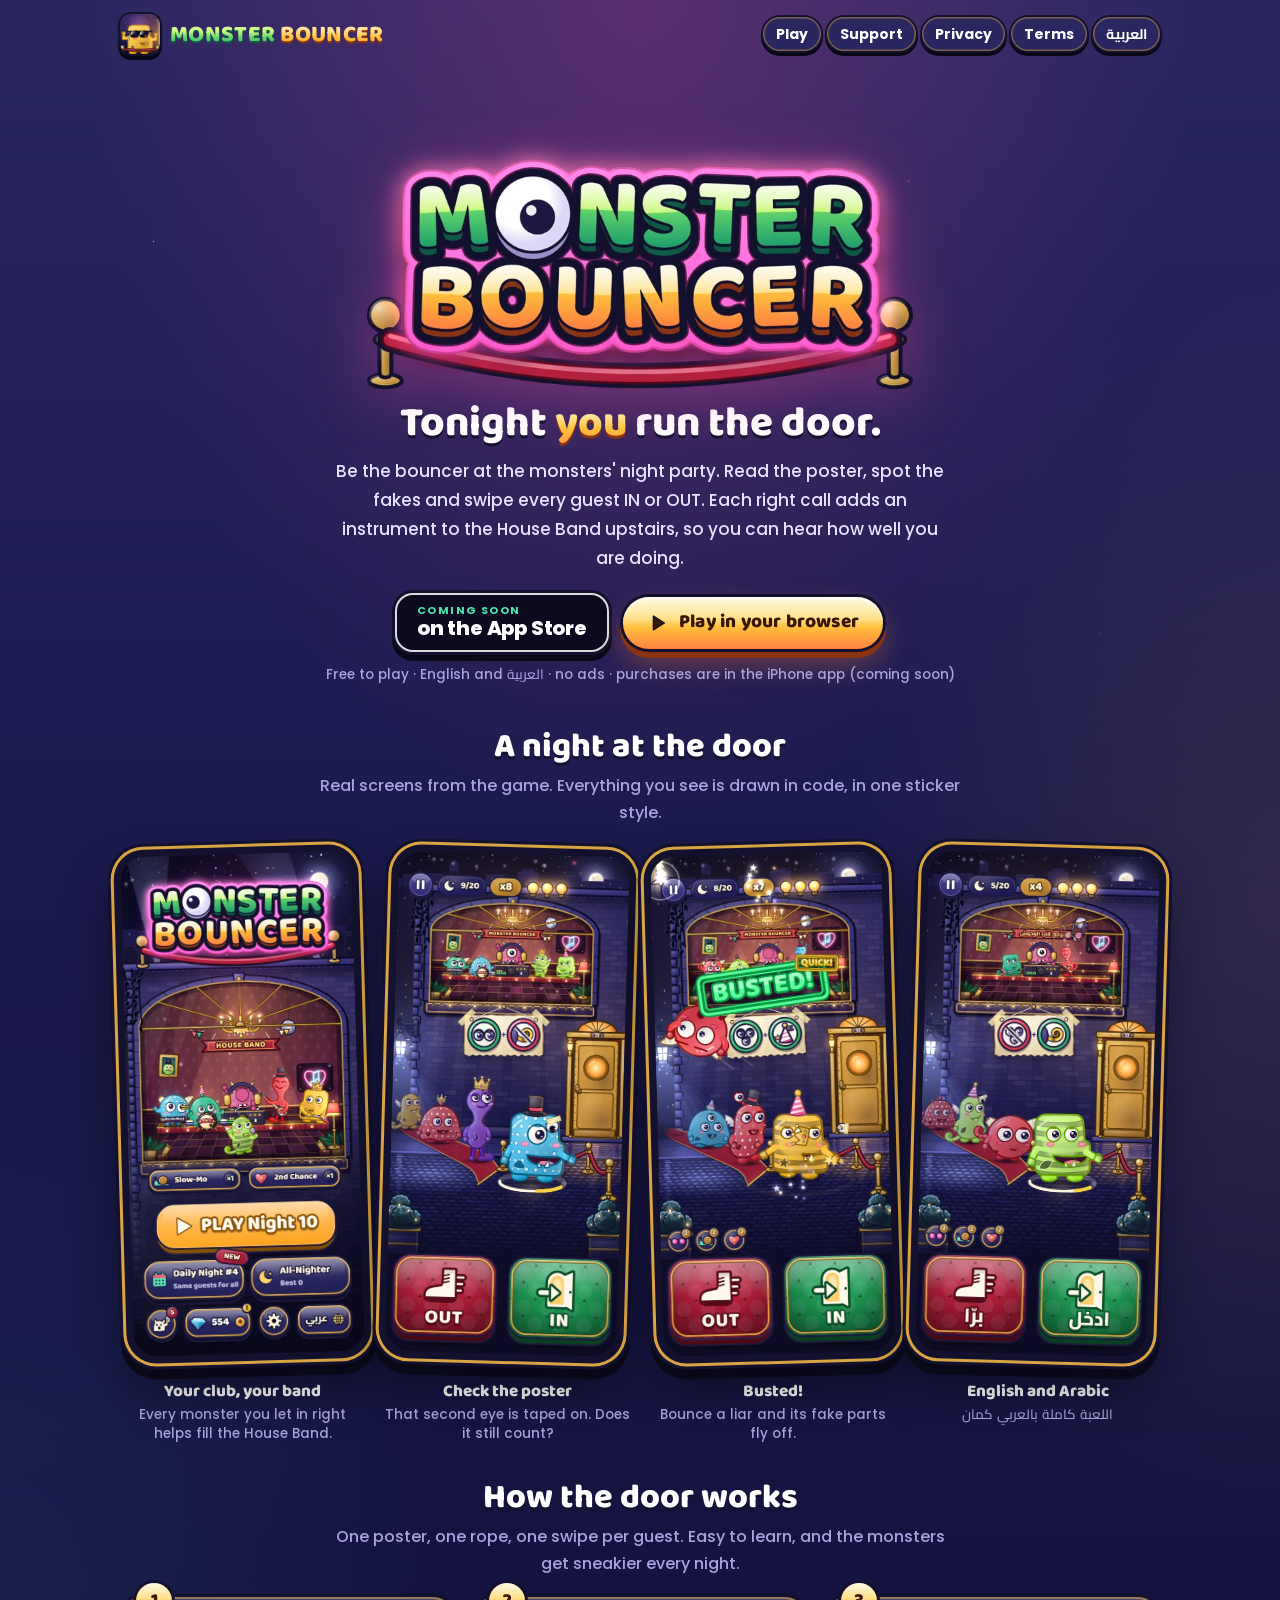
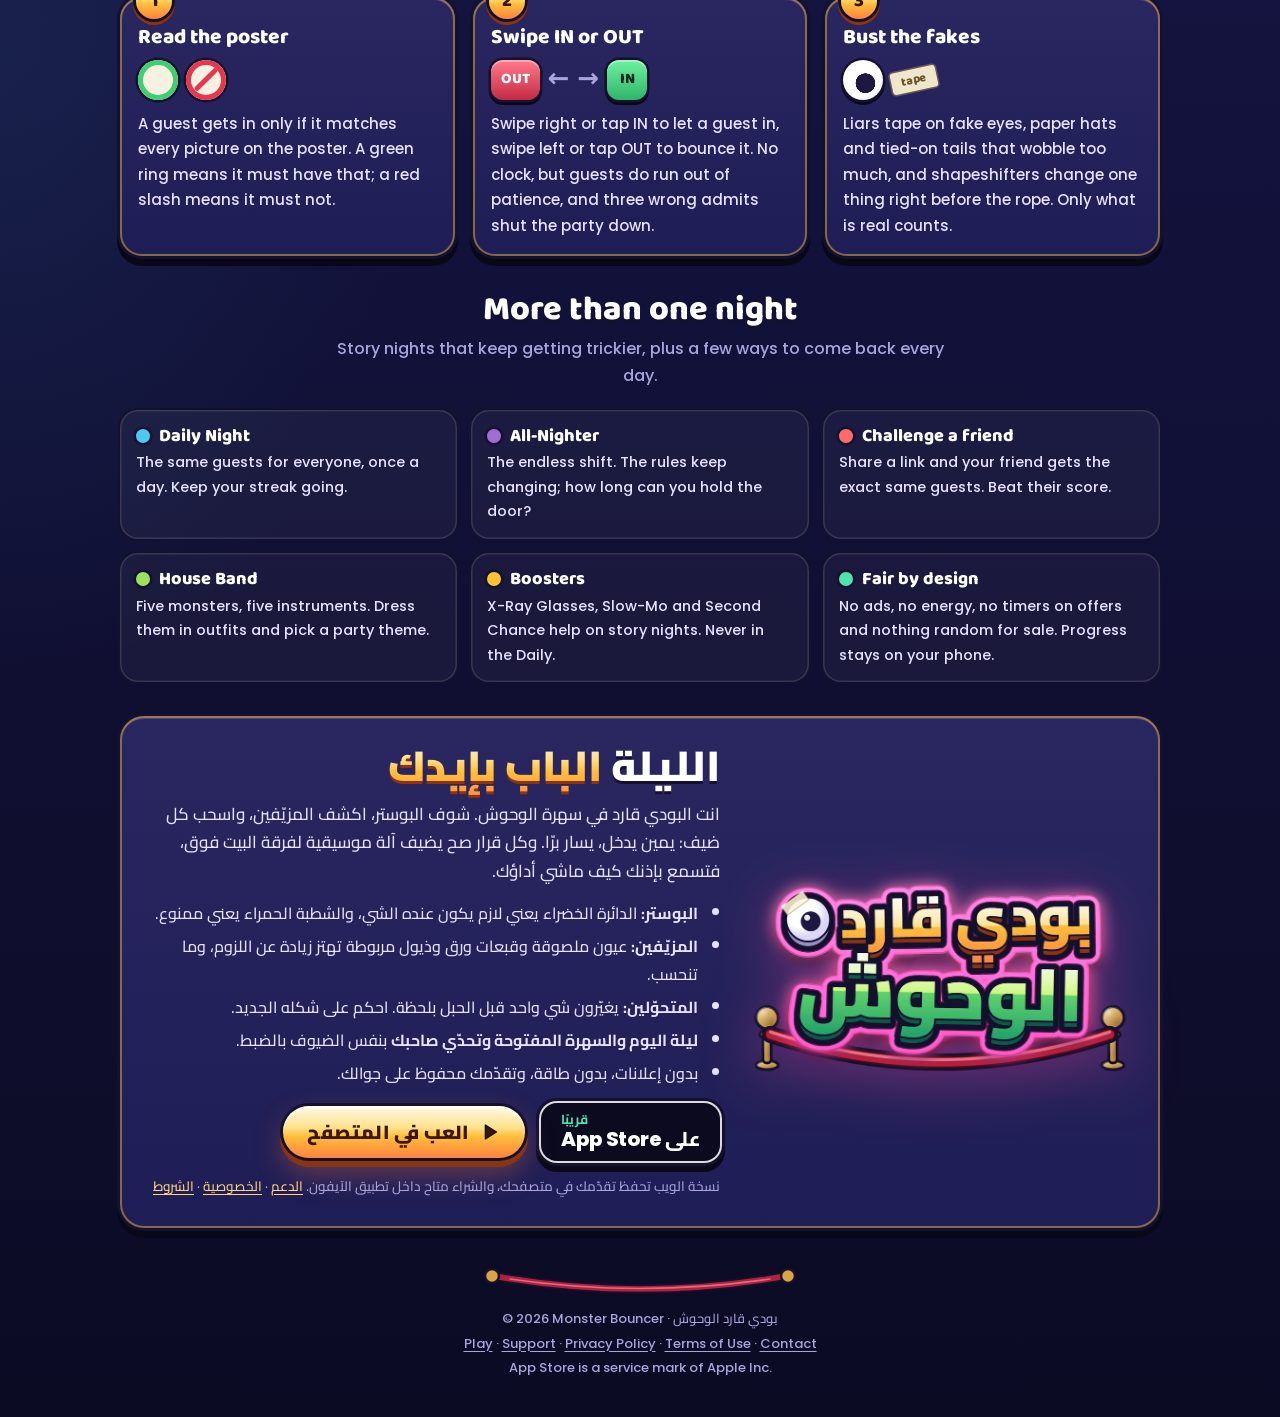
<file: index.html>
<!doctype html>
<html lang="en">
<head>
<meta charset="utf-8">
<meta name="viewport" content="width=device-width, initial-scale=1, viewport-fit=cover">
<meta name="color-scheme" content="dark">
<meta name="theme-color" content="#1b1a4d">
<title>Monster Bouncer · بودي قارد الوحوش</title>
<meta name="description" content="Monster Bouncer (بودي قارد الوحوش): be the bouncer at the monsters' night party. Check the poster, spot the fakes, swipe guests IN or OUT and build the House Band. Coming soon on the App Store.">
<link rel="canonical" href="https://alwaleed305xx-ui.github.io/monster-bouncer-site/">
<meta property="og:type" content="website">
<meta property="og:site_name" content="Monster Bouncer">
<meta property="og:title" content="Monster Bouncer · بودي قارد الوحوش">
<meta property="og:description" content="Be the bouncer at the monsters' night party: check the poster, spot the fakes, swipe guests IN or OUT.">
<meta property="og:url" content="https://alwaleed305xx-ui.github.io/monster-bouncer-site/">
<meta property="og:image" content="https://alwaleed305xx-ui.github.io/monster-bouncer-site/img/og.jpg">
<meta property="og:image:width" content="1200">
<meta property="og:image:height" content="630">
<meta name="twitter:card" content="summary_large_image">
<link rel="icon" type="image/png" href="icons/favicon.png">
<link rel="apple-touch-icon" href="icons/apple-touch-icon.png">
<link rel="preload" href="fonts/baloo2-800-latin.woff2" as="font" type="font/woff2" crossorigin>
<link rel="stylesheet" href="site.css">
</head>
<body>
<div class="wrap">
<header class="top">
  <a class="brand" href="./" aria-label="Monster Bouncer home"><img src="icons/icon-192.png" alt="" width="40" height="40"><span class="wordmark" aria-hidden="true"><span class="m">Monster</span> <span class="b">Bouncer</span></span></a>
  <nav aria-label="Pages">
    <a href="play/">Play</a>
    <a href="support.html">Support</a>
    <a href="privacy.html">Privacy</a>
    <a href="terms.html">Terms</a>
    <a href="#ar" lang="ar" dir="rtl">العربية</a>
  </nav>
</header>

<main>
<section class="hero" id="en" lang="en" aria-labelledby="hero-title">
  <div class="hero-copy">
    <h1 id="hero-title" style="margin:0"><img class="lockup" src="img/logo-en.webp" width="800" height="392" alt="Monster Bouncer"></h1>
    <p class="kicker">Tonight <em>you</em> run the door.</p>
    <p class="lead">Be the bouncer at the monsters' night party. Read the poster, spot the fakes and swipe every guest IN or OUT. Each right call adds an instrument to the House Band upstairs, so you can hear how well you are doing.</p>
    <div class="cta">
      <span class="soon" role="note"><small>Coming soon</small><span>on the App Store</span></span>
      <a class="btn btn-gold" href="play/"><svg viewBox="0 0 24 24" aria-hidden="true"><path d="M7 4.5v15l12-7.5z" fill="currentColor" stroke="#14112e" stroke-width="1.6" stroke-linejoin="round"/></svg>Play in your browser</a>
    </div>
    <p class="cta-note">Free to play · English and العربية · no ads · purchases are in the iPhone app (coming soon)</p>
  </div>
</section>

<section aria-labelledby="shots-title">
  <h2 class="sec-title" id="shots-title">A night at the door</h2>
  <p class="sec-sub">Real screens from the game. Everything you see is drawn in code, in one sticker style.</p>
  <div class="shots">
    <figure class="shot">
      <span class="phone"><img src="img/shot-home.webp" width="540" height="1169" loading="lazy" alt="The lobby: the Monster Bouncer sign over the party window, where the five-piece House Band plays, with the PLAY Night 10 button, the Daily Night and the All-Nighter."></span>
      <figcaption>Your club, your band<span>Every monster you let in right helps fill the House Band.</span></figcaption>
    </figure>
    <figure class="shot">
      <span class="phone"><img src="img/shot-liar.webp" width="540" height="1169" loading="lazy" alt="A night in play: the rule poster hangs over the door, a polka-dot monster with a taped-on googly eye waits at the velvet rope, and the OUT and IN buttons sit at the bottom."></span>
      <figcaption>Check the poster<span>That second eye is taped on. Does it still count?</span></figcaption>
    </figure>
    <figure class="shot">
      <span class="phone"><img src="img/shot-busted.webp" width="540" height="1169" loading="lazy" alt="A liar is bounced: it flies off the screen while a BUSTED! stamp and a QUICK! bonus pop over the party window."></span>
      <figcaption>Busted!<span>Bounce a liar and its fake parts fly off.</span></figcaption>
    </figure>
    <figure class="shot">
      <span class="phone"><img src="img/shot-ar.webp" width="540" height="1169" loading="lazy" alt="The same game in Arabic: the poster, a striped monster at the rope and the Arabic IN and OUT buttons."></span>
      <figcaption>English and Arabic<span lang="ar" dir="rtl">اللعبة كاملة بالعربي كمان</span></figcaption>
    </figure>
  </div>
</section>

<section aria-labelledby="how-title">
  <h2 class="sec-title" id="how-title">How the door works</h2>
  <p class="sec-sub">One poster, one rope, one swipe per guest. Easy to learn, and the monsters get sneakier every night.</p>
  <div class="steps">
    <div class="step">
      <span class="step-num">1</span>
      <h3>Read the poster</h3>
      <div class="glyph" aria-hidden="true"><span class="chip ring"></span><span class="chip slash"></span></div>
      <p>A guest gets in only if it matches every picture on the poster. A green ring means it must have that; a red slash means it must not.</p>
    </div>
    <div class="step">
      <span class="step-num">2</span>
      <h3>Swipe IN or OUT</h3>
      <div class="glyph" aria-hidden="true"><span class="chip out">OUT</span><span class="arrow-l">&larr;</span><span class="arrow-r">&rarr;</span><span class="chip in">IN</span></div>
      <p>Swipe right or tap IN to let a guest in, swipe left or tap OUT to bounce it. No clock, but guests do run out of patience, and three wrong admits shut the party down.</p>
    </div>
    <div class="step">
      <span class="step-num">3</span>
      <h3>Bust the fakes</h3>
      <div class="glyph" aria-hidden="true"><span class="chip eye"></span><span class="chip tape">tape</span></div>
      <p>Liars tape on fake eyes, paper hats and tied-on tails that wobble too much, and shapeshifters change one thing right before the rope. Only what is real counts.</p>
    </div>
  </div>
</section>

<section aria-labelledby="feat-title">
  <h2 class="sec-title" id="feat-title">More than one night</h2>
  <p class="sec-sub">Story nights that keep getting trickier, plus a few ways to come back every day.</p>
  <div class="features">
    <div class="feat"><h3><i style="background:var(--sky)"></i>Daily Night</h3><p>The same guests for everyone, once a day. Keep your streak going.</p></div>
    <div class="feat"><h3><i style="background:var(--grape)"></i>All-Nighter</h3><p>The endless shift. The rules keep changing; how long can you hold the door?</p></div>
    <div class="feat"><h3><i style="background:var(--coral)"></i>Challenge a friend</h3><p>Share a link and your friend gets the exact same guests. Beat their score.</p></div>
    <div class="feat"><h3><i style="background:var(--lime)"></i>House Band</h3><p>Five monsters, five instruments. Dress them in outfits and pick a party theme.</p></div>
    <div class="feat"><h3><i style="background:var(--mustard)"></i>Boosters</h3><p>X-Ray Glasses, Slow-Mo and Second Chance help on story nights. Never in the Daily.</p></div>
    <div class="feat"><h3><i style="background:var(--mint)"></i>Fair by design</h3><p>No ads, no energy, no timers on offers and nothing random for sale. Progress stays on your phone.</p></div>
  </div>
</section>

<section class="panel" id="ar" lang="ar" dir="rtl" aria-labelledby="ar-title">
  <div class="ar-hero">
    <img class="lockup" src="img/logo-ar.webp" width="800" height="467" alt="بودي قارد الوحوش">
    <div>
      <h2 class="kicker" id="ar-title">الليلة <em>الباب بإيدك</em></h2>
      <p class="lead">انت البودي قارد في سهرة الوحوش. شوف البوستر، اكشف المزيّفين، واسحب كل ضيف: يمين يدخل، يسار برّا. وكل قرار صح يضيف آلة موسيقية لفرقة البيت فوق، فتسمع بإذنك كيف ماشي أداؤك.</p>
      <ul>
        <li><strong>البوستر:</strong> الدائرة الخضراء يعني لازم يكون عنده الشي، والشطبة الحمراء يعني ممنوع.</li>
        <li><strong>المزيّفين:</strong> عيون ملصوقة وقبعات ورق وذيول مربوطة تهتز زيادة عن اللزوم، وما تنحسب.</li>
        <li><strong>المتحوّلين:</strong> يغيّرون شي واحد قبل الحبل بلحظة. احكم على شكله الجديد.</li>
        <li><strong>ليلة اليوم والسهرة المفتوحة وتحدّي صاحبك</strong> بنفس الضيوف بالضبط.</li>
        <li>بدون إعلانات، بدون طاقة، وتقدّمك محفوظ على جوالك.</li>
      </ul>
      <div class="cta">
        <span class="soon" role="note"><small>قريبًا</small><span>على App Store</span></span>
        <a class="btn btn-gold" href="play/"><svg viewBox="0 0 24 24" aria-hidden="true"><path d="M7 4.5v15l12-7.5z" fill="currentColor" stroke="#14112e" stroke-width="1.6" stroke-linejoin="round"/></svg>العب في المتصفح</a>
      </div>
      <p class="cta-note">نسخة الويب تحفظ تقدّمك في متصفحك، والشراء متاح داخل تطبيق الآيفون. <a href="support.html#ar">الدعم</a> · <a href="privacy.html#ar">الخصوصية</a> · <a href="terms.html#ar">الشروط</a></p>
    </div>
  </div>
</section>
</main>

<footer>
  <svg class="rope" viewBox="0 0 320 26" aria-hidden="true"><path d="M14 8 Q160 34 306 8" fill="none" stroke="#14112e" stroke-width="9" stroke-linecap="round"/><path d="M14 8 Q160 34 306 8" fill="none" stroke="#b3203a" stroke-width="5.5" stroke-linecap="round"/><path d="M30 11 Q160 30 290 11" fill="none" stroke="rgba(255,170,185,.55)" stroke-width="1.6" stroke-linecap="round"/><circle cx="12" cy="8" r="7" fill="#d9a441" stroke="#14112e" stroke-width="2.5"/><circle cx="308" cy="8" r="7" fill="#d9a441" stroke="#14112e" stroke-width="2.5"/></svg>
  <div>© 2026 Monster Bouncer · <bdi lang="ar" dir="rtl">بودي قارد الوحوش</bdi></div>
  <div><a href="play/">Play</a> · <a href="support.html">Support</a> · <a href="privacy.html">Privacy Policy</a> · <a href="terms.html">Terms of Use</a> · <a href="https://github.com/alwaleed305xx-ui/monster-bouncer-site/issues">Contact</a></div>
  <div>App Store is a service mark of Apple Inc.</div>
</footer>
</div>
</body>
</html>
</file>
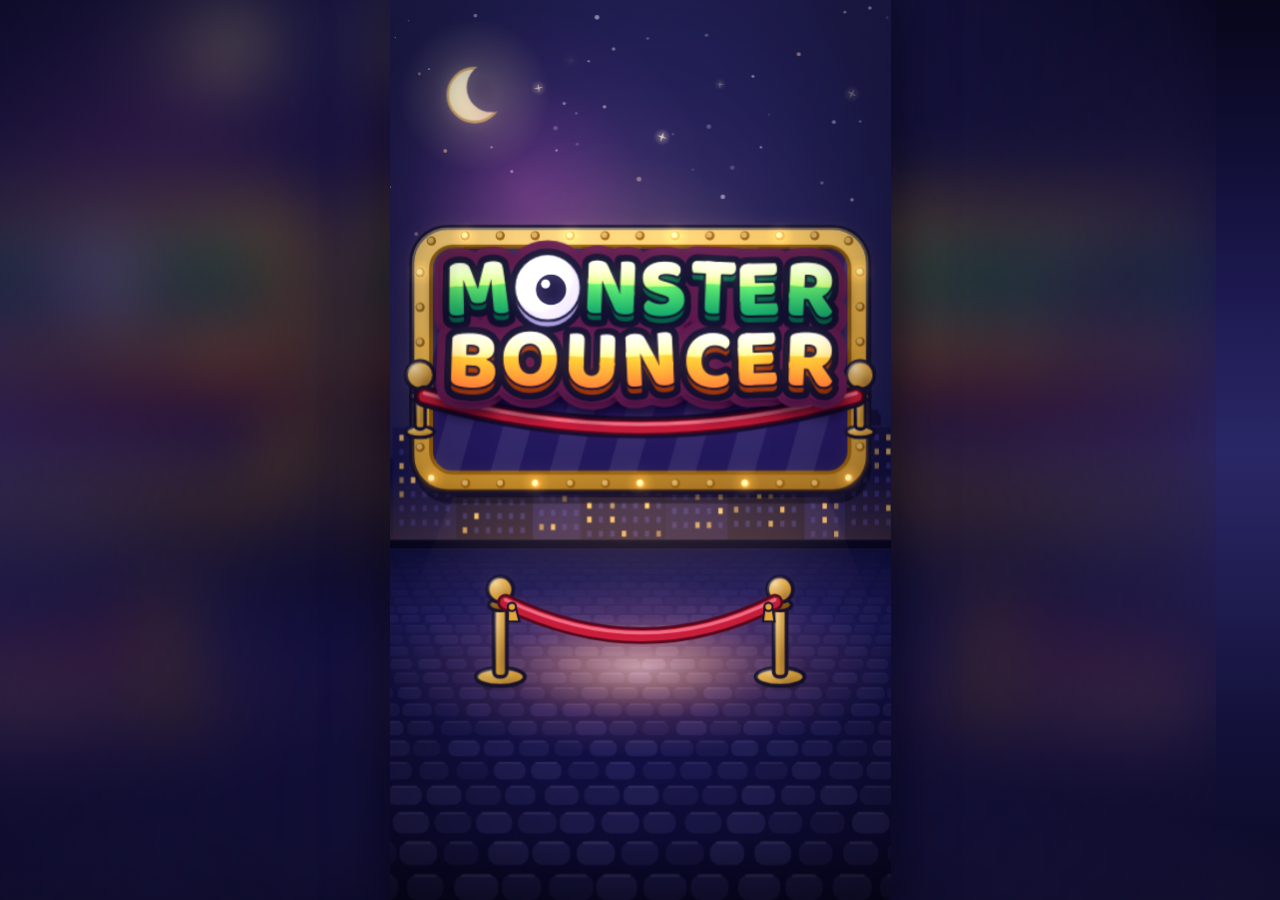
<file: play/index.html>
<!doctype html>
<html lang="en">
<head>
  <meta charset="utf-8">
  <meta name="viewport" content="width=device-width, initial-scale=1, viewport-fit=cover">
  <title>Monster Bouncer — بودي قارد الوحوش</title>
  <meta name="description" content="Monster Bouncer (بودي قارد الوحوش): be the bouncer at the monsters' night party. Check the poster, spot the fakes, swipe guests IN or OUT and build the house band.">
  <meta name="theme-color" content="#1b1a4d">
  <meta name="color-scheme" content="dark">
  <meta name="mobile-web-app-capable" content="yes">
  <meta name="apple-mobile-web-app-capable" content="yes">
  <meta name="apple-mobile-web-app-status-bar-style" content="black-translucent">
  <meta name="apple-mobile-web-app-title" content="Monster Bouncer">
  <meta name="application-name" content="Monster Bouncer">
  <meta name="format-detection" content="telephone=no">
  <link rel="manifest" href="manifest.json">
  <link rel="icon" type="image/png" sizes="64x64" href="icons/favicon.png">
  <!-- full-bleed square: iOS applies its own squircle mask and would show black corners behind a transparent icon -->
  <link rel="apple-touch-icon" sizes="180x180" href="icons/apple-touch-icon.png">
  <link rel="stylesheet" href="css/fonts.css">
  <link rel="stylesheet" href="css/app.css">
</head>
<body>
  <!-- The game canvas is created by js/core/stage.js and appended here by js/main.js. -->
  <div id="app"></div>

  <!-- Boot splash (CSS-only: three monster heads peeking over the brass marquee sign with the MONSTER / BOUNCER lockup: the googly
       eye as the O, the velvet rope on brass stanchions under it). The engine hides it once the first frame is ready with
       document.getElementById('splash').classList.add('fade')  (animated)  or  .classList.add('hidden')  (instant). -->
  <div id="splash" role="status" aria-live="polite" aria-label="Loading">
    <div class="splash-logo" aria-hidden="true">
      <span class="splash-glow"></span>
      <span class="splash-mon splash-mon--l"><b></b><b></b></span>
      <span class="splash-mon splash-mon--r"><b></b><b></b><b></b></span>
      <span class="splash-mon"><b></b><b></b></span>
      <span class="splash-sign"><span class="splash-word" dir="ltr" lang="en"><span class="splash-line splash-line--m">M<i class="splash-eye"></i>NSTER</span><span class="splash-line splash-line--b">BOUNCER</span><span class="splash-rope"></span></span></span>
    </div>
    <div class="splash-dots" aria-hidden="true"><i></i><i></i><i></i></div>
  </div>

  <!-- 'Turn your phone' card: shown by a CSS media query (phone held sideways: landscape + coarse pointer + short viewport,
       see css/app.css #rotate). engine.js watches the same query and suspends the game loop while it is up. -->
  <div id="rotate" role="alert">
    <div class="rot-art" aria-hidden="true">
      <span class="rot-glow"></span>
      <svg class="rot-arrow" viewBox="0 0 170 170" focusable="false">
        <path class="rot-arrow__ink" d="M20 50 A76 76 0 0 1 150 50"/>
        <path class="rot-arrow__line" d="M20 50 A76 76 0 0 1 150 50"/>
        <path class="rot-arrow__head" d="M157 61 L158 41.5 L139 53 Z"/>
      </svg>
      <span class="rot-phone">
        <span class="rot-screen"><span class="rot-spill"></span><span class="rot-mon"><b></b><b></b></span></span>
        <span class="rot-speaker"></span>
      </span>
    </div>
    <div class="rot-copy">
      <p class="rot-title"><span class="rot-en" lang="en" dir="ltr">Turn your phone</span><span class="rot-ar" lang="ar" dir="rtl">لفّ جوالك</span></p>
      <p class="rot-sub"><span class="rot-en" lang="en" dir="ltr">The party only plays upright</span><span class="rot-ar" lang="ar" dir="rtl">الحفلة تنلعب والجوال واقف</span></p>
    </div>
  </div>

  <!-- Warms the bundled fonts up while the splash shows so the canvas can use them on its first frame. -->
  <div class="font-warm" aria-hidden="true"><span class="font-warm__baloo">Aa</span><span class="font-warm__poppins">Aa</span><span class="font-warm__cairo">أب</span></div>

  <noscript><div class="noscript">This game needs JavaScript.</div></noscript>

  <script>
    // Native app (Capacitor iOS): the bridge object window.Capacitor exists before any page script runs. There the page
    // gets no pinch / double-tap zoom (Guideline 4.2; the web keeps whatever zoom the browser allows), a 'native' class,
    // no service worker (below), and a failed boot also takes the native launch splash down so 'tap to retry' shows.
    // js/native.js does the rest once the game runs.
    (function () {
      var native = false;
      try { var C = window.Capacitor; native = !!(C && C.isNativePlatform && C.isNativePlatform()); } catch (e) { native = false; }
      window.__native = native;
      if (!native) return;
      document.documentElement.className += ' native';
      var vp = document.querySelector('meta[name="viewport"]');
      if (vp && (vp.getAttribute('content') || '').indexOf('user-scalable') < 0) vp.setAttribute('content', vp.getAttribute('content') + ', maximum-scale=1, user-scalable=no');
    })();

    // Boot guard: runs before js/main.js is fetched. If main.js 404s or throws during boot the splash would otherwise
    // animate forever; after a timeout (shortened by any script error) the dots become a "tap to retry" pill.
    // main.js may also call window.__shell.fail() from its own catch. Dev pages do not auto-arm this.
    (function () {
      var WATCHDOG_MS = 12000;
      var ERROR_MS = 2500;
      var splash = document.getElementById('splash');
      var timer = 0;
      var deadline = Infinity;
      var failed = false;

      function booted() {
        return !splash || !splash.isConnected || splash.classList.contains('fade') || splash.classList.contains('hidden');
      }
      function fail() {
        if (failed || booted()) return;
        failed = true;
        if (window.__native) {
          try { var P = window.Capacitor.Plugins, SS = P && P.SplashScreen; if (SS && SS.hide) { var r = SS.hide(); if (r && r.catch) r.catch(function () {}); } } catch (e) { /* no plugin */ }
        }
        splash.classList.add('failed');
        splash.setAttribute('aria-label', 'Could not load');
        var dots = splash.querySelector('.splash-dots');
        if (dots) dots.classList.add('hidden');
        var btn = document.createElement('button');
        btn.type = 'button';
        btn.className = 'splash-retry';
        var en = document.createElement('b');
        en.textContent = 'Could not load — tap to retry';
        var ar = document.createElement('span');
        ar.lang = 'ar';
        ar.dir = 'rtl';
        ar.textContent = 'تعذّر التحميل — اضغط للمحاولة';
        btn.appendChild(en);
        btn.appendChild(ar);
        btn.addEventListener('click', function () { location.reload(); });
        splash.appendChild(btn);
      }
      function arm(ms) {
        if (failed || booted()) return;
        var at = Date.now() + ms;
        if (at >= deadline) return;
        deadline = at;
        clearTimeout(timer);
        timer = setTimeout(fail, ms);
      }
      window.addEventListener('error', function (e) {
        var t = e && e.target;
        if (t && t !== window && t.tagName !== 'SCRIPT') return;   // a missing image or stylesheet is not a boot failure
        arm(ERROR_MS);
      }, true);
      window.addEventListener('unhandledrejection', function () { arm(ERROR_MS); });
      arm(WATCHDOG_MS);
      window.__shell = { fail: fail };
    })();

    // Service worker: only where it can run (https, or localhost during development); never inside the native app, whose
    // files ship in the binary (capacitor://localhost would pass the localhost test). Dev pages never register it.
    (function () {
      if (!('serviceWorker' in navigator)) return;
      if (window.__native) {
        try { navigator.serviceWorker.getRegistrations().then(function (rs) { for (var i = 0; i < rs.length; i++) rs[i].unregister(); }, function () {}); } catch (e) { /* none */ }
        return;
      }
      var h = location.hostname;
      var ok = location.protocol === 'https:' || h === 'localhost' || h === '127.0.0.1' || h === '[::1]';
      if (!ok) return;
      window.addEventListener('load', function () {
        navigator.serviceWorker.register('./sw.js', { scope: './' }).catch(function () { /* offline support is optional */ });
      });
    })();
  </script>
  <script type="module" src="js/main.js"></script>
</body>
</html>
</file>
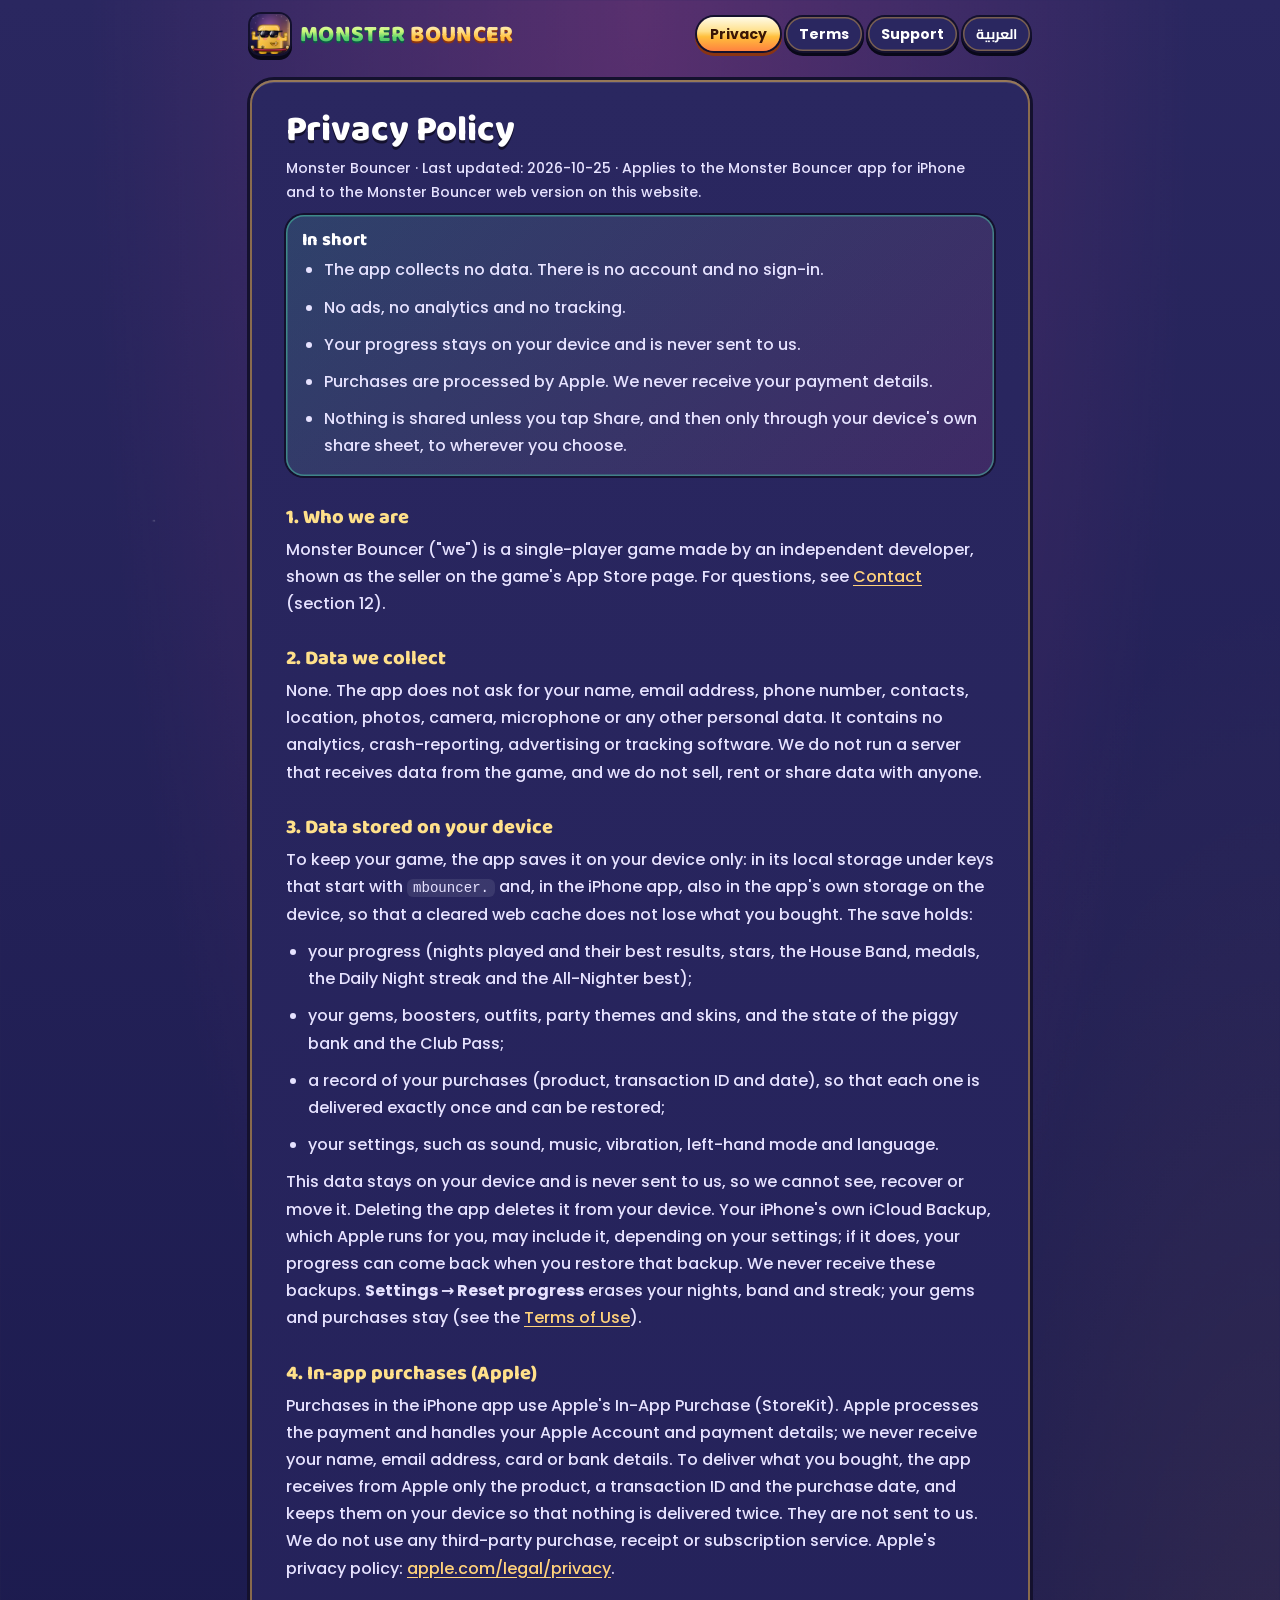
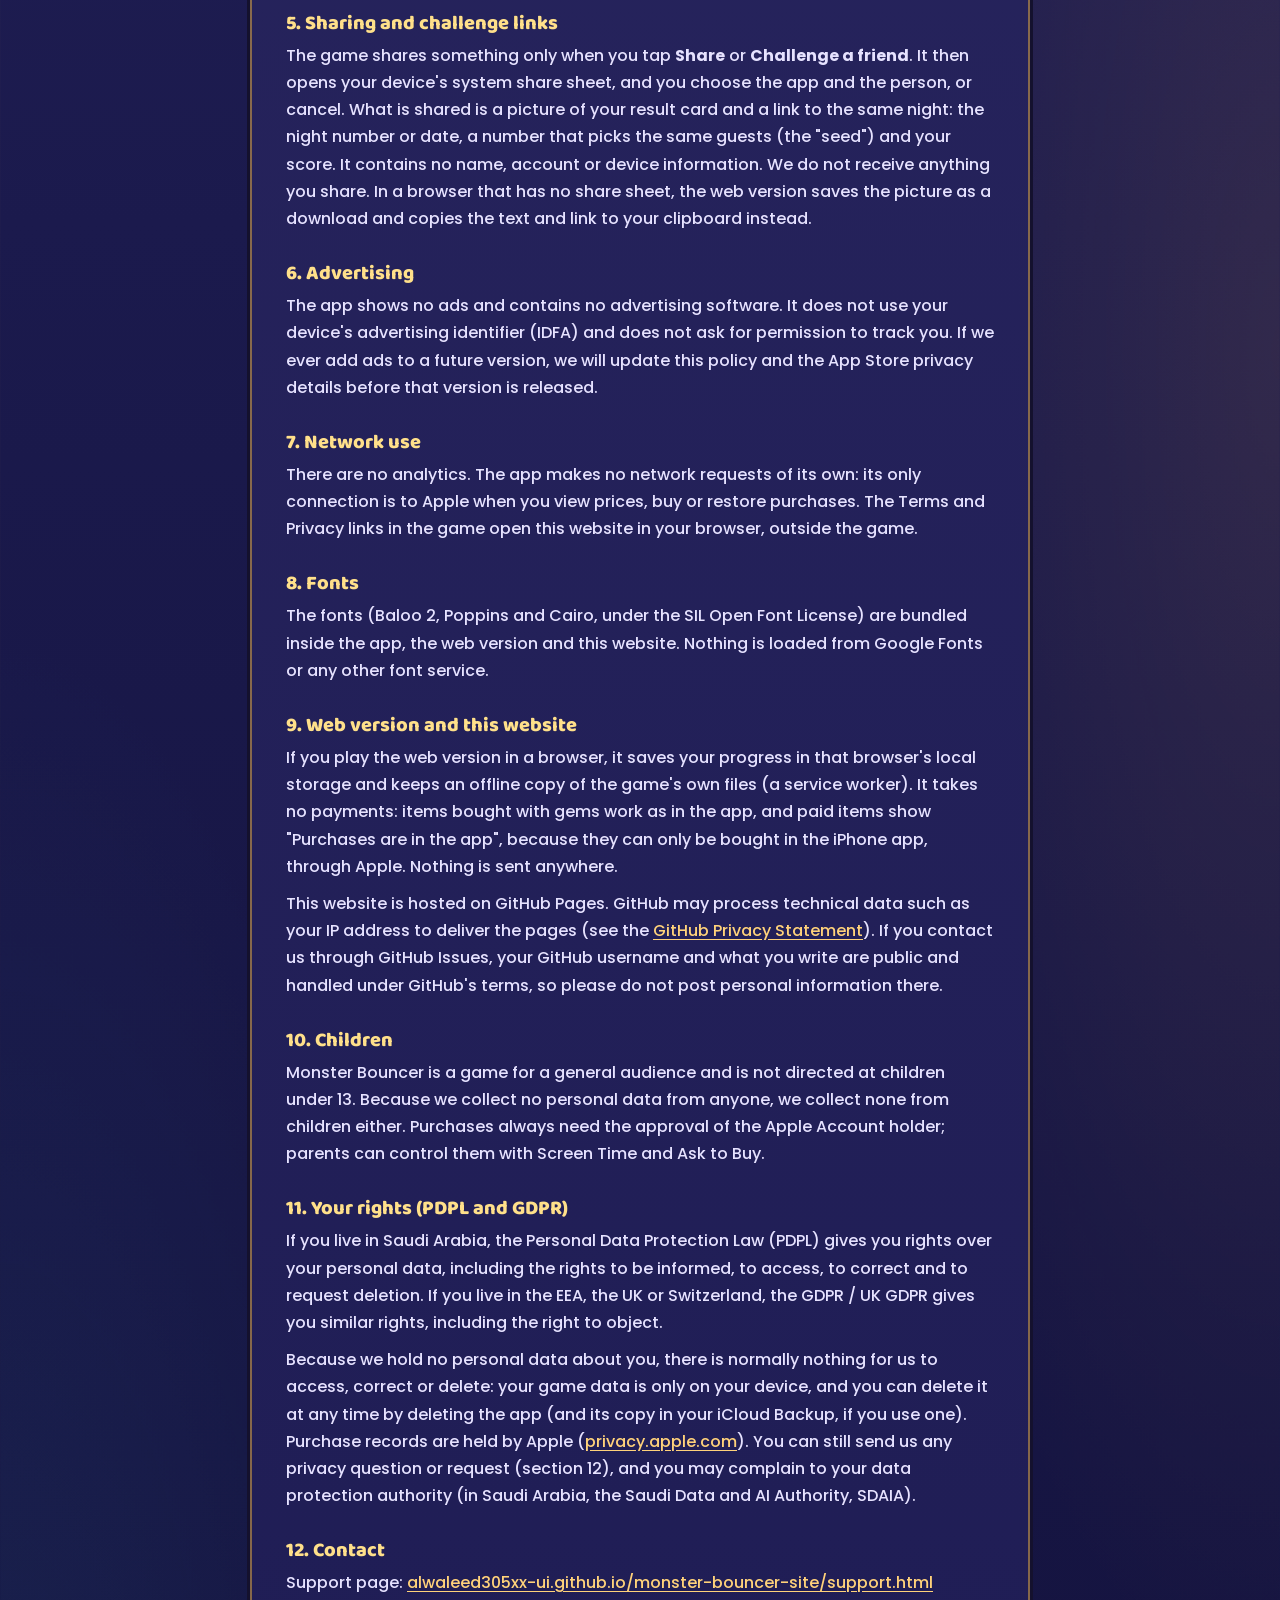
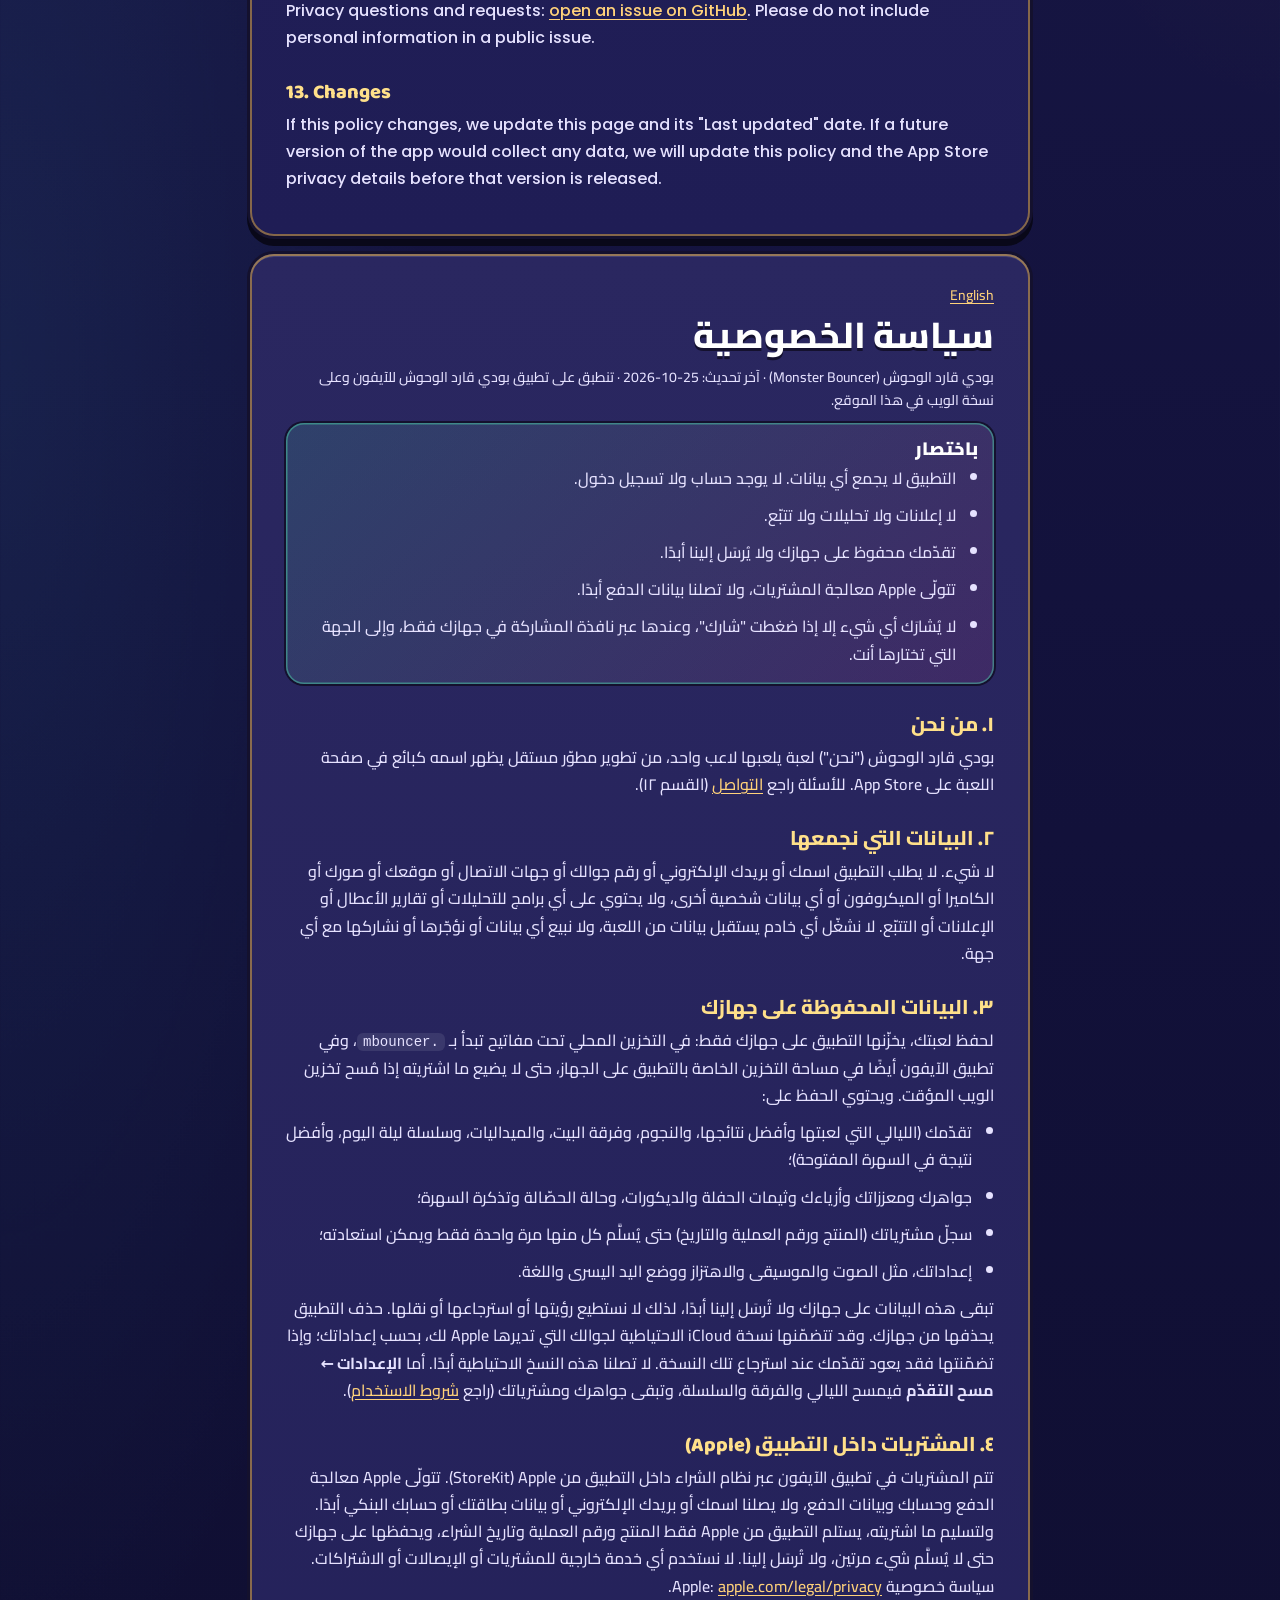
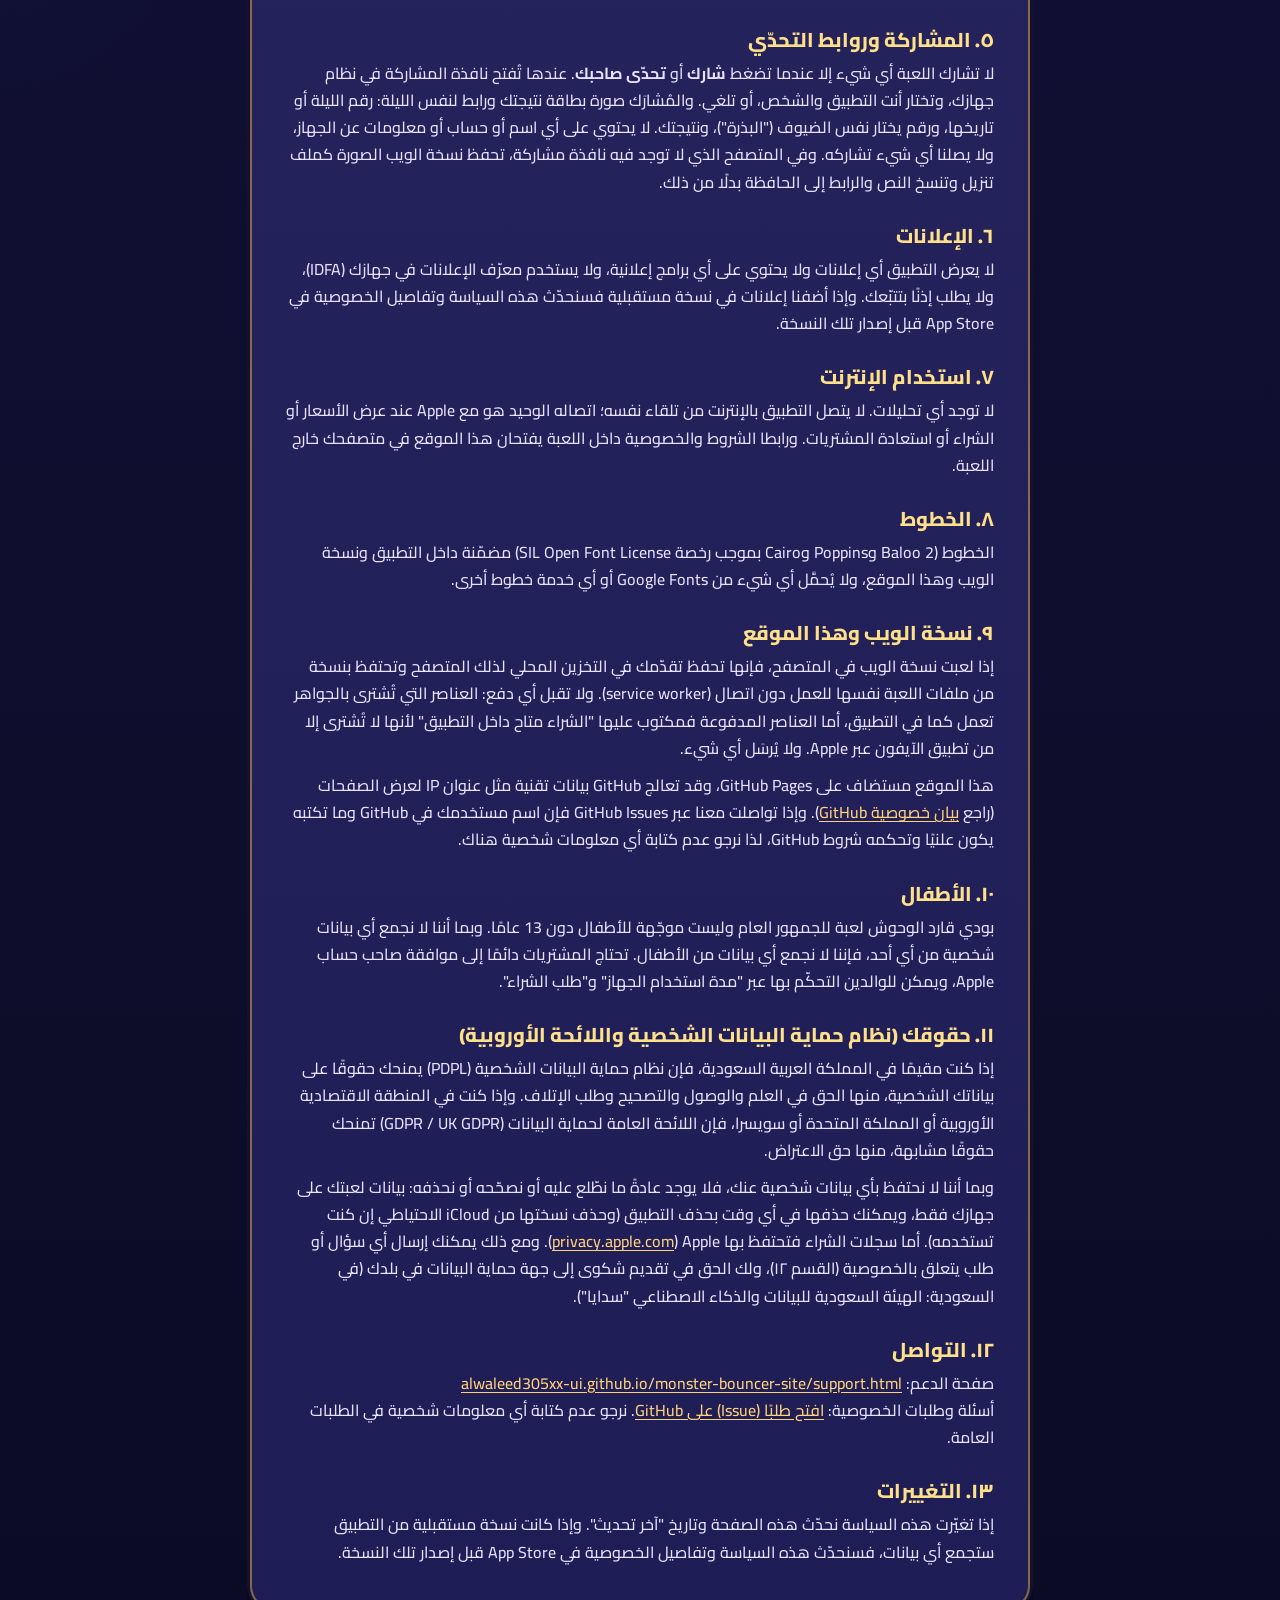
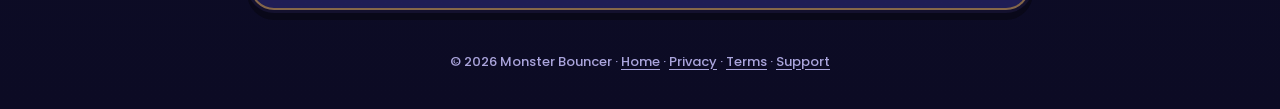
<file: privacy.html>
<!doctype html>
<html lang="en">
<head>
<meta charset="utf-8">
<meta name="viewport" content="width=device-width, initial-scale=1, viewport-fit=cover">
<meta name="color-scheme" content="dark">
<meta name="theme-color" content="#1b1a4d">
<title>Privacy Policy · Monster Bouncer</title>
<meta name="description" content="Monster Bouncer privacy policy: the app collects no data. No account, no ads, no analytics, no tracking. Progress stays on your device and purchases are processed by Apple.">
<link rel="canonical" href="https://alwaleed305xx-ui.github.io/monster-bouncer-site/privacy.html">
<link rel="icon" type="image/png" href="icons/favicon.png">
<link rel="apple-touch-icon" href="icons/apple-touch-icon.png">
<link rel="stylesheet" href="site.css">
</head>
<body>
<div class="wrap doc-wrap">
<header class="top">
  <a class="brand" href="./" aria-label="Monster Bouncer home"><img src="icons/icon-192.png" alt="" width="40" height="40"><span class="wordmark" aria-hidden="true"><span class="m">Monster</span> <span class="b">Bouncer</span></span></a>
  <nav aria-label="Pages">
    <a href="privacy.html" aria-current="page">Privacy</a>
    <a href="terms.html">Terms</a>
    <a href="support.html">Support</a>
    <a href="#ar" lang="ar" dir="rtl">العربية</a>
  </nav>
</header>

<main>
<section class="doc" id="en" lang="en">
<h1>Privacy Policy</h1>
<p class="meta">Monster Bouncer · Last updated: <time datetime="2026-10-25">2026-10-25</time> · Applies to the Monster Bouncer app for iPhone and to the Monster Bouncer web version on this website.</p>

<div class="short">
<strong>In short</strong>
<ul>
<li>The app collects no data. There is no account and no sign-in.</li>
<li>No ads, no analytics and no tracking.</li>
<li>Your progress stays on your device and is never sent to us.</li>
<li>Purchases are processed by Apple. We never receive your payment details.</li>
<li>Nothing is shared unless you tap Share, and then only through your device's own share sheet, to wherever you choose.</li>
</ul>
</div>

<h2>1. Who we are</h2>
<p>Monster Bouncer ("we") is a single-player game made by an independent developer, shown as the seller on the game's App Store page. For questions, see <a href="#contact">Contact</a> (section 12).</p>

<h2>2. Data we collect</h2>
<p>None. The app does not ask for your name, email address, phone number, contacts, location, photos, camera, microphone or any other personal data. It contains no analytics, crash-reporting, advertising or tracking software. We do not run a server that receives data from the game, and we do not sell, rent or share data with anyone.</p>

<h2>3. Data stored on your device</h2>
<p>To keep your game, the app saves it on your device only: in its local storage under keys that start with <code>mbouncer.</code> and, in the iPhone app, also in the app's own storage on the device, so that a cleared web cache does not lose what you bought. The save holds:</p>
<ul>
<li>your progress (nights played and their best results, stars, the House Band, medals, the Daily Night streak and the All-Nighter best);</li>
<li>your gems, boosters, outfits, party themes and skins, and the state of the piggy bank and the Club Pass;</li>
<li>a record of your purchases (product, transaction ID and date), so that each one is delivered exactly once and can be restored;</li>
<li>your settings, such as sound, music, vibration, left-hand mode and language.</li>
</ul>
<p>This data stays on your device and is never sent to us, so we cannot see, recover or move it. Deleting the app deletes it from your device. Your iPhone's own iCloud Backup, which Apple runs for you, may include it, depending on your settings; if it does, your progress can come back when you restore that backup. We never receive these backups. <strong>Settings → Reset progress</strong> erases your nights, band and streak; your gems and purchases stay (see the <a href="terms.html">Terms of Use</a>).</p>

<h2>4. In-app purchases (Apple)</h2>
<p>Purchases in the iPhone app use Apple's In-App Purchase (StoreKit). Apple processes the payment and handles your Apple Account and payment details; we never receive your name, email address, card or bank details. To deliver what you bought, the app receives from Apple only the product, a transaction ID and the purchase date, and keeps them on your device so that nothing is delivered twice. They are not sent to us. We do not use any third-party purchase, receipt or subscription service. Apple's privacy policy: <a href="https://www.apple.com/legal/privacy/">apple.com/legal/privacy</a>.</p>

<h2>5. Sharing and challenge links</h2>
<p>The game shares something only when you tap <strong>Share</strong> or <strong>Challenge a friend</strong>. It then opens your device's system share sheet, and you choose the app and the person, or cancel. What is shared is a picture of your result card and a link to the same night: the night number or date, a number that picks the same guests (the "seed") and your score. It contains no name, account or device information. We do not receive anything you share. In a browser that has no share sheet, the web version saves the picture as a download and copies the text and link to your clipboard instead.</p>

<h2>6. Advertising</h2>
<p>The app shows no ads and contains no advertising software. It does not use your device's advertising identifier (IDFA) and does not ask for permission to track you. If we ever add ads to a future version, we will update this policy and the App Store privacy details before that version is released.</p>

<h2>7. Network use</h2>
<p>There are no analytics. The app makes no network requests of its own: its only connection is to Apple when you view prices, buy or restore purchases. The Terms and Privacy links in the game open this website in your browser, outside the game.</p>

<h2>8. Fonts</h2>
<p>The fonts (Baloo 2, Poppins and Cairo, under the SIL Open Font License) are bundled inside the app, the web version and this website. Nothing is loaded from Google Fonts or any other font service.</p>

<h2>9. Web version and this website</h2>
<p>If you play the web version in a browser, it saves your progress in that browser's local storage and keeps an offline copy of the game's own files (a service worker). It takes no payments: items bought with gems work as in the app, and paid items show "Purchases are in the app", because they can only be bought in the iPhone app, through Apple. Nothing is sent anywhere.</p>
<p>This website is hosted on GitHub Pages. GitHub may process technical data such as your IP address to deliver the pages (see the <a href="https://docs.github.com/en/site-policy/privacy-policies/github-general-privacy-statement">GitHub Privacy Statement</a>). If you contact us through GitHub Issues, your GitHub username and what you write are public and handled under GitHub's terms, so please do not post personal information there.</p>

<h2>10. Children</h2>
<p>Monster Bouncer is a game for a general audience and is not directed at children under 13. Because we collect no personal data from anyone, we collect none from children either. Purchases always need the approval of the Apple Account holder; parents can control them with Screen Time and Ask to Buy.</p>

<h2>11. Your rights (PDPL and GDPR)</h2>
<p>If you live in Saudi Arabia, the Personal Data Protection Law (PDPL) gives you rights over your personal data, including the rights to be informed, to access, to correct and to request deletion. If you live in the EEA, the UK or Switzerland, the GDPR / UK GDPR gives you similar rights, including the right to object.</p>
<p>Because we hold no personal data about you, there is normally nothing for us to access, correct or delete: your game data is only on your device, and you can delete it at any time by deleting the app (and its copy in your iCloud Backup, if you use one). Purchase records are held by Apple (<a href="https://privacy.apple.com/">privacy.apple.com</a>). You can still send us any privacy question or request (section 12), and you may complain to your data protection authority (in Saudi Arabia, the Saudi Data and AI Authority, SDAIA).</p>

<h2 id="contact">12. Contact</h2>
<p>Support page: <a href="support.html">alwaleed305xx-ui.github.io/monster-bouncer-site/support.html</a><br>
<!-- PRIVACY-CONTACT-EMAIL: once the dedicated public developer email exists, add it here as a mailto link, in this section and in section ١٢ below (and on support.html and terms.html). Never a personal address. Then also add to section 9 (EN + AR) how emails are handled: "If you email us, we use your address and message only to answer you, and delete them when the matter is closed." -->
Privacy questions and requests: <a href="https://github.com/alwaleed305xx-ui/monster-bouncer-site/issues">open an issue on GitHub</a>. Please do not include personal information in a public issue.</p>

<h2>13. Changes</h2>
<p>If this policy changes, we update this page and its "Last updated" date. If a future version of the app would collect any data, we will update this policy and the App Store privacy details before that version is released.</p>
</section>

<section class="doc" id="ar" lang="ar" dir="rtl">
<p class="jump"><a href="#en" lang="en" dir="ltr">English</a></p>
<h1>سياسة الخصوصية</h1>
<p class="meta">بودي قارد الوحوش (Monster Bouncer) · آخر تحديث: <time datetime="2026-10-25">2026-10-25</time> · تنطبق على تطبيق بودي قارد الوحوش للآيفون وعلى نسخة الويب في هذا الموقع.</p>

<div class="short">
<strong>باختصار</strong>
<ul>
<li>التطبيق لا يجمع أي بيانات. لا يوجد حساب ولا تسجيل دخول.</li>
<li>لا إعلانات ولا تحليلات ولا تتبّع.</li>
<li>تقدّمك محفوظ على جهازك ولا يُرسَل إلينا أبدًا.</li>
<li>تتولّى Apple معالجة المشتريات، ولا تصلنا بيانات الدفع أبدًا.</li>
<li>لا يُشارَك أي شيء إلا إذا ضغطت "شارك"، وعندها عبر نافذة المشاركة في جهازك فقط، وإلى الجهة التي تختارها أنت.</li>
</ul>
</div>

<h2>١. من نحن</h2>
<p>بودي قارد الوحوش ("نحن") لعبة يلعبها لاعب واحد، من تطوير مطوّر مستقل يظهر اسمه كبائع في صفحة اللعبة على App Store. للأسئلة راجع <a href="#contact-ar">التواصل</a> (القسم ١٢).</p>

<h2>٢. البيانات التي نجمعها</h2>
<p>لا شيء. لا يطلب التطبيق اسمك أو بريدك الإلكتروني أو رقم جوالك أو جهات الاتصال أو موقعك أو صورك أو الكاميرا أو الميكروفون أو أي بيانات شخصية أخرى، ولا يحتوي على أي برامج للتحليلات أو تقارير الأعطال أو الإعلانات أو التتبّع. لا نشغّل أي خادم يستقبل بيانات من اللعبة، ولا نبيع أي بيانات أو نؤجّرها أو نشاركها مع أي جهة.</p>

<h2>٣. البيانات المحفوظة على جهازك</h2>
<p>لحفظ لعبتك، يخزّنها التطبيق على جهازك فقط: في التخزين المحلي تحت مفاتيح تبدأ بـ <code>mbouncer.</code>، وفي تطبيق الآيفون أيضًا في مساحة التخزين الخاصة بالتطبيق على الجهاز، حتى لا يضيع ما اشتريته إذا مُسح تخزين الويب المؤقت. ويحتوي الحفظ على:</p>
<ul>
<li>تقدّمك (الليالي التي لعبتها وأفضل نتائجها، والنجوم، وفرقة البيت، والميداليات، وسلسلة ليلة اليوم، وأفضل نتيجة في السهرة المفتوحة)؛</li>
<li>جواهرك ومعززاتك وأزياءك وثيمات الحفلة والديكورات، وحالة الحصّالة وتذكرة السهرة؛</li>
<li>سجلّ مشترياتك (المنتج ورقم العملية والتاريخ) حتى يُسلَّم كل منها مرة واحدة فقط ويمكن استعادته؛</li>
<li>إعداداتك، مثل الصوت والموسيقى والاهتزاز ووضع اليد اليسرى واللغة.</li>
</ul>
<p>تبقى هذه البيانات على جهازك ولا تُرسَل إلينا أبدًا، لذلك لا نستطيع رؤيتها أو استرجاعها أو نقلها. حذف التطبيق يحذفها من جهازك. وقد تتضمّنها نسخة iCloud الاحتياطية لجوالك التي تديرها Apple لك، بحسب إعداداتك؛ وإذا تضمّنتها فقد يعود تقدّمك عند استرجاع تلك النسخة. لا تصلنا هذه النسخ الاحتياطية أبدًا. أما <strong>الإعدادات ← مسح التقدّم</strong> فيمسح الليالي والفرقة والسلسلة، وتبقى جواهرك ومشترياتك (راجع <a href="terms.html#ar">شروط الاستخدام</a>).</p>

<h2>٤. المشتريات داخل التطبيق (Apple)</h2>
<p>تتم المشتريات في تطبيق الآيفون عبر نظام الشراء داخل التطبيق من Apple ‏(StoreKit). تتولّى Apple معالجة الدفع وحسابك وبيانات الدفع، ولا يصلنا اسمك أو بريدك الإلكتروني أو بيانات بطاقتك أو حسابك البنكي أبدًا. ولتسليم ما اشتريته، يستلم التطبيق من Apple فقط المنتج ورقم العملية وتاريخ الشراء، ويحفظها على جهازك حتى لا يُسلَّم شيء مرتين، ولا تُرسَل إلينا. لا نستخدم أي خدمة خارجية للمشتريات أو الإيصالات أو الاشتراكات. سياسة خصوصية Apple: <a href="https://www.apple.com/legal/privacy/">apple.com/legal/privacy</a>.</p>

<h2>٥. المشاركة وروابط التحدّي</h2>
<p>لا تشارك اللعبة أي شيء إلا عندما تضغط <strong>شارك</strong> أو <strong>تحدّى صاحبك</strong>. عندها تُفتح نافذة المشاركة في نظام جهازك، وتختار أنت التطبيق والشخص، أو تلغي. والمُشارَك صورة بطاقة نتيجتك ورابط لنفس الليلة: رقم الليلة أو تاريخها، ورقم يختار نفس الضيوف ("البذرة")، ونتيجتك. لا يحتوي على أي اسم أو حساب أو معلومات عن الجهاز، ولا يصلنا أي شيء تشاركه. وفي المتصفح الذي لا توجد فيه نافذة مشاركة، تحفظ نسخة الويب الصورة كملف تنزيل وتنسخ النص والرابط إلى الحافظة بدلًا من ذلك.</p>

<h2>٦. الإعلانات</h2>
<p>لا يعرض التطبيق أي إعلانات ولا يحتوي على أي برامج إعلانية، ولا يستخدم معرّف الإعلانات في جهازك (IDFA)، ولا يطلب إذنًا بتتبّعك. وإذا أضفنا إعلانات في نسخة مستقبلية فسنحدّث هذه السياسة وتفاصيل الخصوصية في App Store قبل إصدار تلك النسخة.</p>

<h2>٧. استخدام الإنترنت</h2>
<p>لا توجد أي تحليلات. لا يتصل التطبيق بالإنترنت من تلقاء نفسه؛ اتصاله الوحيد هو مع Apple عند عرض الأسعار أو الشراء أو استعادة المشتريات. ورابطا الشروط والخصوصية داخل اللعبة يفتحان هذا الموقع في متصفحك خارج اللعبة.</p>

<h2>٨. الخطوط</h2>
<p>الخطوط (Baloo 2 وPoppins وCairo بموجب رخصة SIL Open Font License) مضمّنة داخل التطبيق ونسخة الويب وهذا الموقع، ولا يُحمَّل أي شيء من Google Fonts أو أي خدمة خطوط أخرى.</p>

<h2>٩. نسخة الويب وهذا الموقع</h2>
<p>إذا لعبت نسخة الويب في المتصفح، فإنها تحفظ تقدّمك في التخزين المحلي لذلك المتصفح وتحتفظ بنسخة من ملفات اللعبة نفسها للعمل دون اتصال (service worker). ولا تقبل أي دفع: العناصر التي تُشترى بالجواهر تعمل كما في التطبيق، أما العناصر المدفوعة فمكتوب عليها "الشراء متاح داخل التطبيق" لأنها لا تُشترى إلا من تطبيق الآيفون عبر Apple. ولا يُرسَل أي شيء.</p>
<p>هذا الموقع مستضاف على GitHub Pages، وقد تعالج GitHub بيانات تقنية مثل عنوان IP لعرض الصفحات (راجع <a href="https://docs.github.com/en/site-policy/privacy-policies/github-general-privacy-statement">بيان خصوصية GitHub</a>). وإذا تواصلت معنا عبر GitHub Issues فإن اسم مستخدمك في GitHub وما تكتبه يكون علنيًا وتحكمه شروط GitHub، لذا نرجو عدم كتابة أي معلومات شخصية هناك.</p>

<h2>١٠. الأطفال</h2>
<p>بودي قارد الوحوش لعبة للجمهور العام وليست موجّهة للأطفال دون 13 عامًا. وبما أننا لا نجمع أي بيانات شخصية من أي أحد، فإننا لا نجمع أي بيانات من الأطفال. تحتاج المشتريات دائمًا إلى موافقة صاحب حساب Apple، ويمكن للوالدين التحكّم بها عبر "مدة استخدام الجهاز" و"طلب الشراء".</p>

<h2>١١. حقوقك (نظام حماية البيانات الشخصية واللائحة الأوروبية)</h2>
<p>إذا كنت مقيمًا في المملكة العربية السعودية، فإن نظام حماية البيانات الشخصية (PDPL) يمنحك حقوقًا على بياناتك الشخصية، منها الحق في العلم والوصول والتصحيح وطلب الإتلاف. وإذا كنت في المنطقة الاقتصادية الأوروبية أو المملكة المتحدة أو سويسرا، فإن اللائحة العامة لحماية البيانات (GDPR / UK GDPR) تمنحك حقوقًا مشابهة، منها حق الاعتراض.</p>
<p>وبما أننا لا نحتفظ بأي بيانات شخصية عنك، فلا يوجد عادةً ما نطّلع عليه أو نصحّحه أو نحذفه: بيانات لعبتك على جهازك فقط، ويمكنك حذفها في أي وقت بحذف التطبيق (وحذف نسختها من iCloud الاحتياطي إن كنت تستخدمه). أما سجلات الشراء فتحتفظ بها Apple ‏(<a href="https://privacy.apple.com/">privacy.apple.com</a>). ومع ذلك يمكنك إرسال أي سؤال أو طلب يتعلق بالخصوصية (القسم ١٢)، ولك الحق في تقديم شكوى إلى جهة حماية البيانات في بلدك (في السعودية: الهيئة السعودية للبيانات والذكاء الاصطناعي "سدايا").</p>

<h2 id="contact-ar">١٢. التواصل</h2>
<p>صفحة الدعم: <a href="support.html#ar">alwaleed305xx-ui.github.io/monster-bouncer-site/support.html</a><br>
أسئلة وطلبات الخصوصية: <a href="https://github.com/alwaleed305xx-ui/monster-bouncer-site/issues">افتح طلبًا (Issue) على GitHub</a>. نرجو عدم كتابة أي معلومات شخصية في الطلبات العامة.</p>

<h2>١٣. التغييرات</h2>
<p>إذا تغيّرت هذه السياسة نحدّث هذه الصفحة وتاريخ "آخر تحديث". وإذا كانت نسخة مستقبلية من التطبيق ستجمع أي بيانات، فسنحدّث هذه السياسة وتفاصيل الخصوصية في App Store قبل إصدار تلك النسخة.</p>
</section>
</main>

<footer>© 2026 Monster Bouncer · <a href="./">Home</a> · <a href="privacy.html">Privacy</a> · <a href="terms.html">Terms</a> · <a href="support.html">Support</a></footer>
</div>
</body>
</html>
</file>
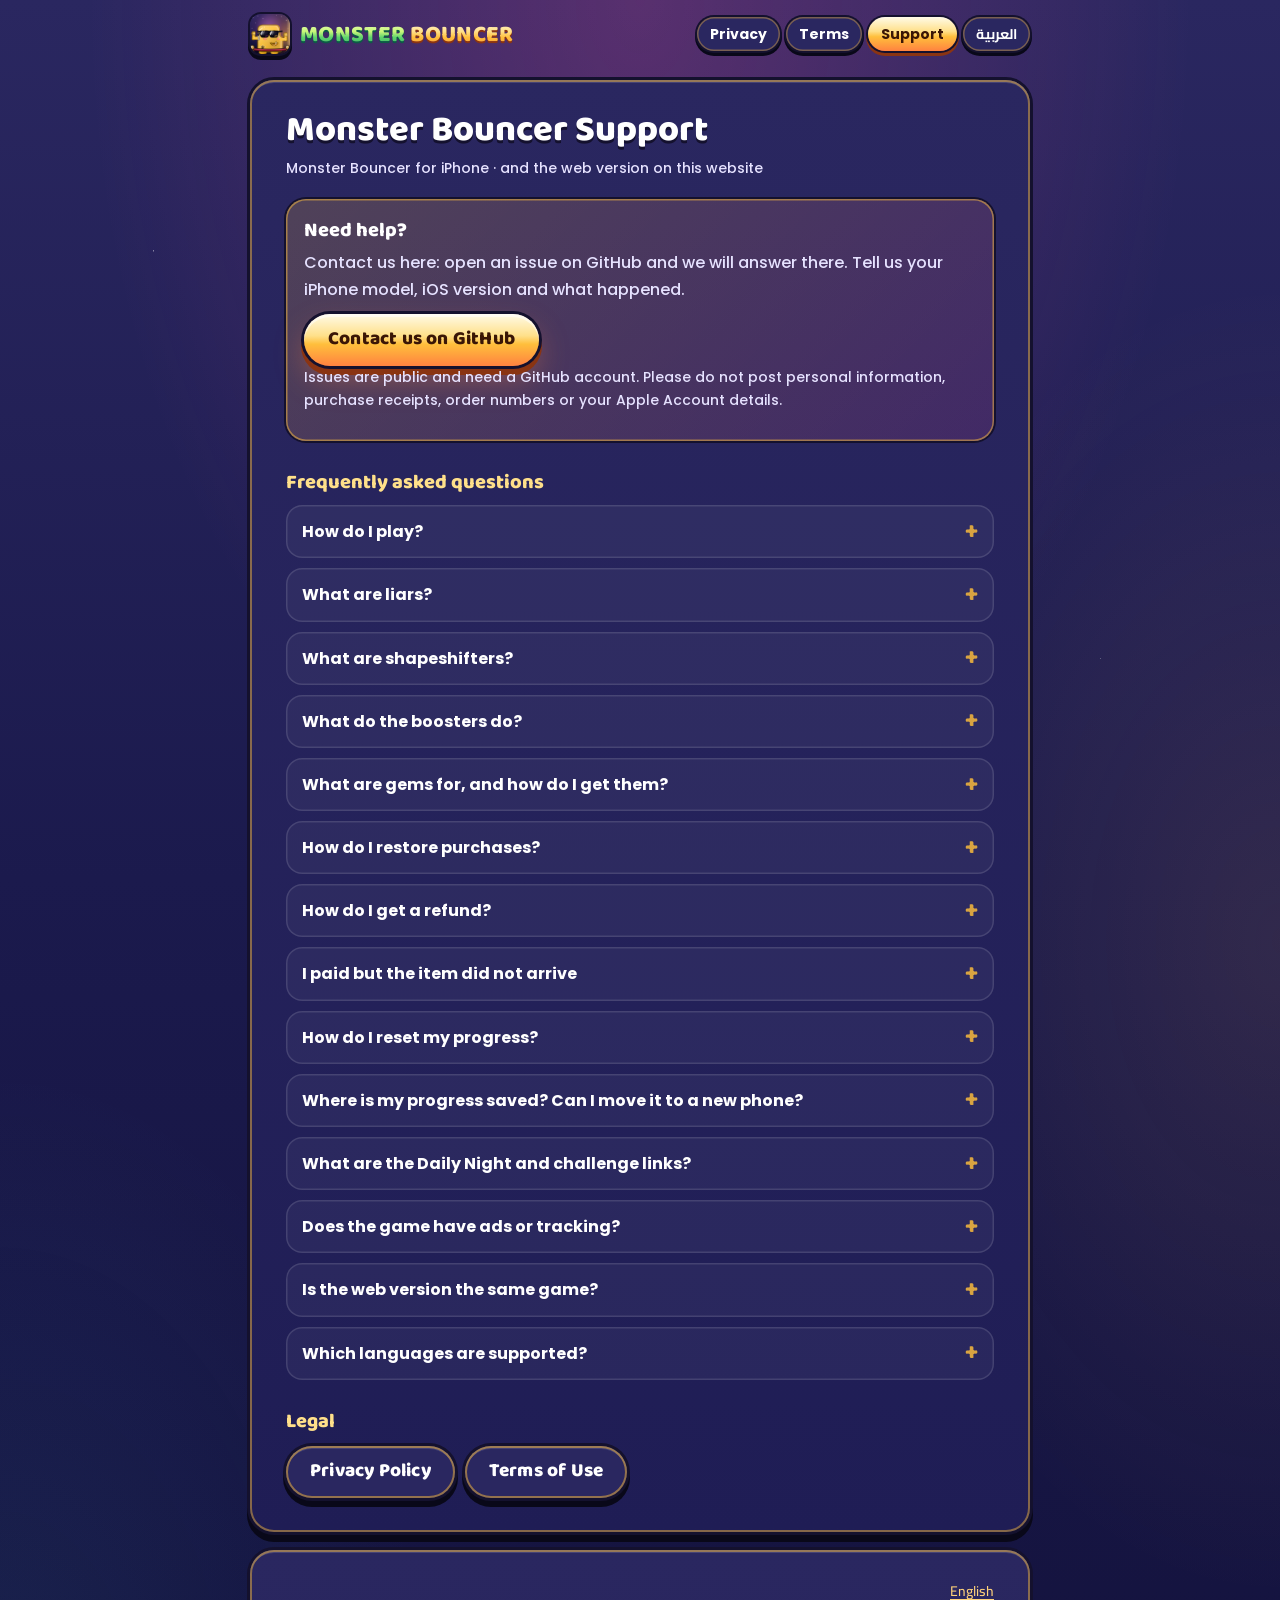
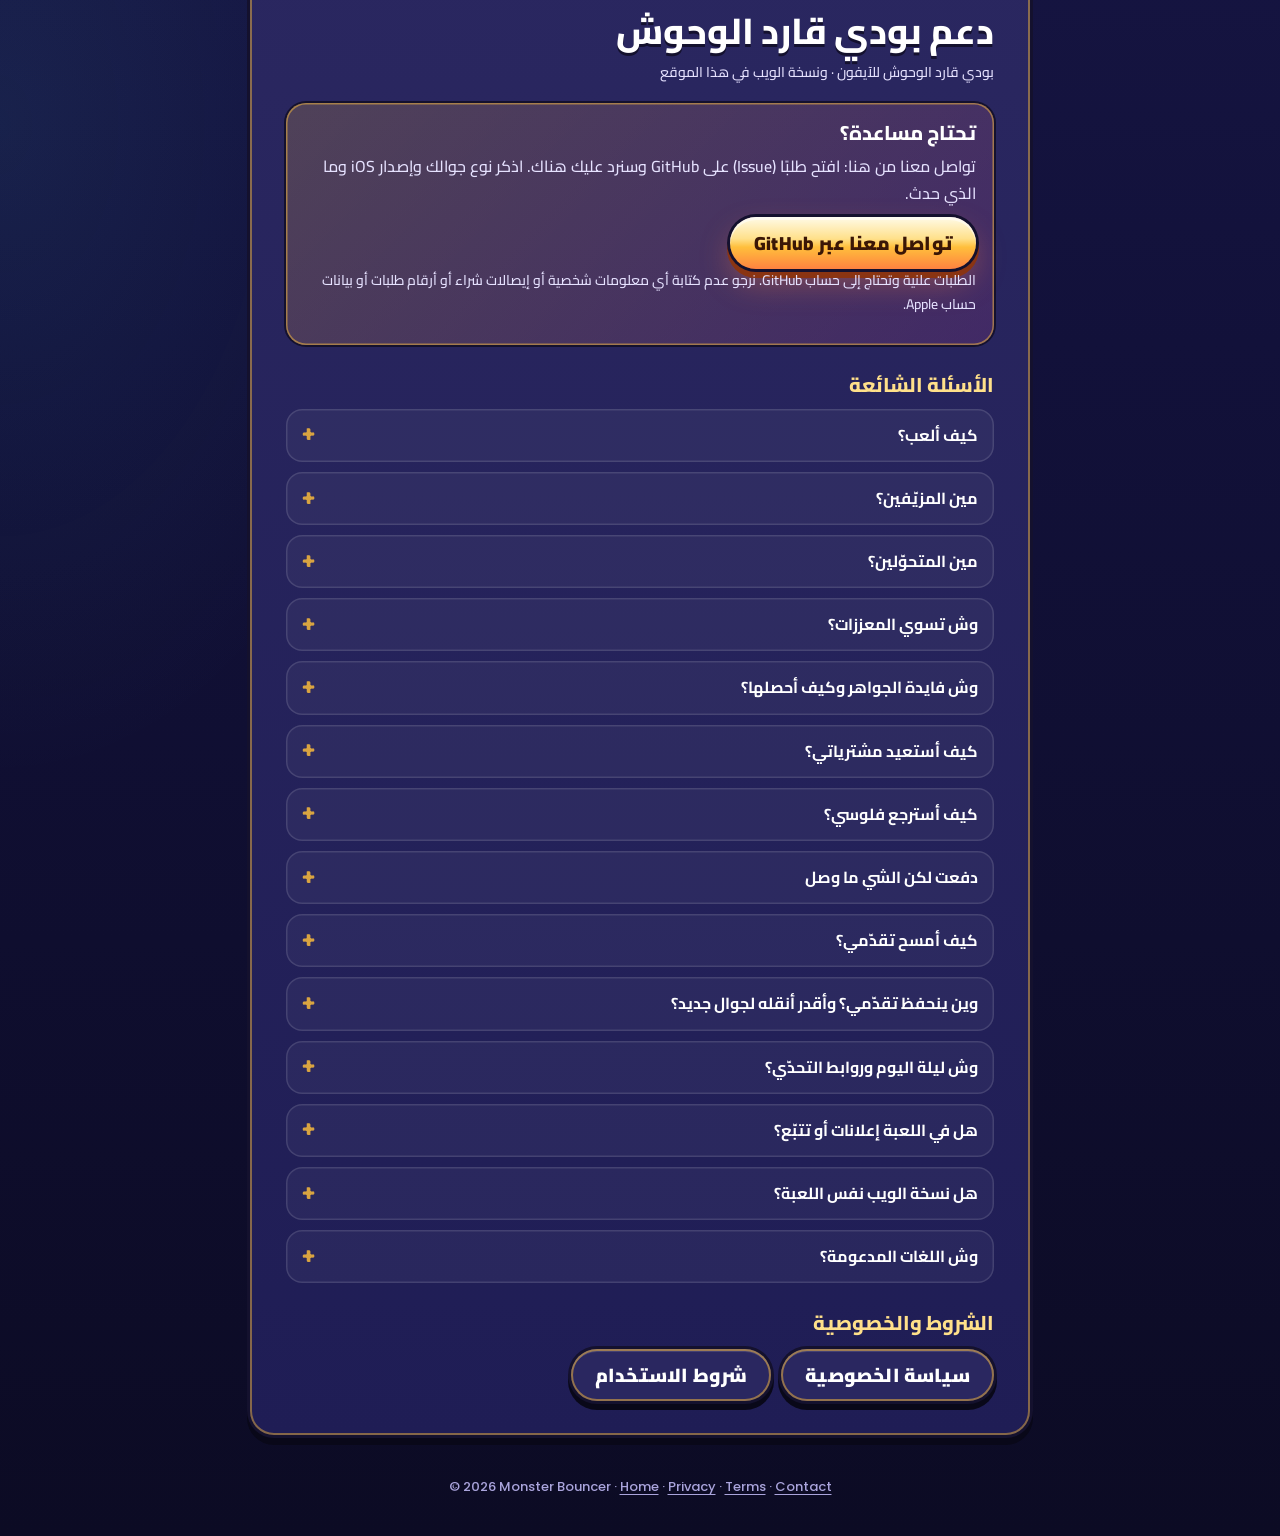
<file: support.html>
<!doctype html>
<html lang="en">
<head>
<meta charset="utf-8">
<meta name="viewport" content="width=device-width, initial-scale=1, viewport-fit=cover">
<meta name="color-scheme" content="dark">
<meta name="theme-color" content="#1b1a4d">
<title>Support · Monster Bouncer</title>
<meta name="description" content="Monster Bouncer support: how to play, liars and shapeshifters, boosters, gems, Restore Purchases, refunds through Apple, resetting progress and how to contact us.">
<link rel="canonical" href="https://alwaleed305xx-ui.github.io/monster-bouncer-site/support.html">
<link rel="icon" type="image/png" href="icons/favicon.png">
<link rel="apple-touch-icon" href="icons/apple-touch-icon.png">
<link rel="stylesheet" href="site.css">
</head>
<body>
<div class="wrap doc-wrap">
<header class="top">
  <a class="brand" href="./" aria-label="Monster Bouncer home"><img src="icons/icon-192.png" alt="" width="40" height="40"><span class="wordmark" aria-hidden="true"><span class="m">Monster</span> <span class="b">Bouncer</span></span></a>
  <nav aria-label="Pages">
    <a href="privacy.html">Privacy</a>
    <a href="terms.html">Terms</a>
    <a href="support.html" aria-current="page">Support</a>
    <a href="#ar" lang="ar" dir="rtl">العربية</a>
  </nav>
</header>

<main>
<section class="doc" id="en" lang="en">
<h1>Monster Bouncer Support</h1>
<p class="meta">Monster Bouncer for iPhone · and the web version on this website</p>

<div class="contact" id="contact">
  <h2>Need help?</h2>
  <p>Contact us here: open an issue on GitHub and we will answer there. Tell us your iPhone model, iOS version and what happened.</p>
  <a class="btn btn-gold" href="https://github.com/alwaleed305xx-ui/monster-bouncer-site/issues">Contact us on GitHub</a>
  <!-- PRIVACY-CONTACT-EMAIL: once the dedicated public developer email exists, add it here as a mailto link (and in the Arabic block below). Never a personal address. -->
  <p class="note">Issues are public and need a GitHub account. Please do not post personal information, purchase receipts, order numbers or your Apple Account details.</p>
</div>

<h2>Frequently asked questions</h2>
<div class="faq">
<details id="how-to-play">
<summary>How do I play?</summary>
<div><p>You are the doorman of a monster party. The <strong>poster</strong> over the door says who may come in: a picture in a <strong>green ring</strong> means the guest must have it, a picture with a <strong>red slash</strong> means it must not. A guest gets in only if it matches every picture on the poster.</p>
<p><strong>Swipe right</strong> or tap <strong>IN</strong> to let the guest at the rope in; <strong>swipe left</strong> or tap <strong>OUT</strong> to bounce it. There is no clock, but guests run out of patience and walk off. Letting in a guest who should stay out costs a strike, and three strikes shut the party down. Bouncing a guest who should get in only costs that point.</p>
<p>All right is a <strong>Gold Rope</strong>, 90% or more is Silver, and 70% or more is Bronze, which passes the night. Every right call adds an instrument to the House Band upstairs.</p></div>
</details>
<details id="liars">
<summary>What are liars?</summary>
<div><p>Liars wear <strong>fake parts</strong>: an extra googly eye taped on, a paper hat or a tied-on tail. Fake parts do not count. Judge the guest on its real parts only: a taped-on eye is not an eye, and a paper hat is not a hat.</p>
<p>The tell is in the motion: fake parts hang on loose tape and wobble and over-swing when the guest walks or bobs, while real parts move with the body. Look for the strip of tape. The <strong>X-Ray Glasses</strong> booster makes fakes glow for 5 guests. Bouncing a liar rips its fakes off: busted!</p></div>
</details>
<details id="shapeshifters">
<summary>What are shapeshifters?</summary>
<div><p>A shapeshifter changes <strong>one thing</strong> about itself (for example its colour, its hat or its pattern) just before it reaches the rope: it wobbles, pops in a puff of smoke and looks different. Always judge the guest as it looks <strong>now</strong>, at the rope, not as it looked in the line.</p>
<p>On some nights the poster itself also changes halfway through: the old one tears off and a new rule slams on. From then on, the new poster is the rule.</p></div>
</details>
<details id="boosters">
<summary>What do the boosters do?</summary>
<div><p><strong>X-Ray Glasses</strong>: fake parts glow for the next 5 guests. <strong>Slow-Mo</strong>: guests are 50% more patient tonight. <strong>Second Chance</strong>: your first strike is forgiven.</p>
<p>Boosters are optional helpers for story nights, at most one of each per night. They can never be used in the Daily Night, the All-Nighter or a friend's challenge, so those stay fair for everyone. You get boosters free from the Star Road, streaks and daily gifts, or for gems in the Shop. After a Shut Down, <strong>Boss, Reopen!</strong> lets you continue that story night for gems (your first one is free); a reopened night can score at most Bronze, and playing the night again is always free.</p></div>
</details>
<details id="gems">
<summary>What are gems for, and how do I get them?</summary>
<div><p>Gems buy outfits for the House Band, party themes, rope, door and button skins, and boosters. You earn gems free by playing: finished nights, stars, new Gold Ropes, new band members, medals, the Daily Night, streaks, the Star Road, a small daily gift and up to 10 a day in the All-Nighter. You can also buy gem packs in the Shop; the first purchase of the 100, 315 and 550 gem packs adds double.</p>
<p>Gems are a virtual item with no cash value: they cannot be exchanged for money or transferred (see the <a href="terms.html">Terms of Use</a>). Nothing sold for gems is random.</p></div>
</details>
<details id="restore">
<summary>How do I restore purchases?</summary>
<div><p>Tap <strong>Restore Purchases</strong> in Settings or at the bottom of the Shop, signed in with the same Apple Account you bought with. It restores the content and owned status of: <!-- IAP:restorable:en -->Starter Pack, VIP Rope, Neon Club Bundle, Desert Night Bundle, Royal Palace Bundle, Space Lounge Bundle, Spooky Night Bundle, Crystal Street Set, Gold Star Road, Pro Doorman Pack, Club Owner: Launch Set<!-- /IAP:restorable:en -->.</p>
<p>It does not restore gems or boosters. These purchases are consumable and are used up when delivered, so the App Store cannot restore them: <!-- IAP:consumable:en -->100 Gems, 315 Gems, 550 Gems, 1,200 Gems, 2,600 Gems, 7,000 Gems, 15,000 Gems, Club Pass: 30 Days, Booster Bundle, Break the Piggy, Mega Booster Bundle<!-- /IAP:consumable:en -->.</p></div>
</details>
<details id="refunds">
<summary>How do I get a refund?</summary>
<div><p>All payments are processed by Apple, so refunds are handled by Apple, not by us. Go to <a href="https://reportaproblem.apple.com/">reportaproblem.apple.com</a>, sign in with your Apple Account, choose <strong>Request a refund</strong>, then pick the reason and the Monster Bouncer purchase. Apple decides under its own policy. If Apple refunds a purchase, the items it delivered may be removed from the game.</p></div>
</details>
<details id="missing">
<summary>I paid but the item did not arrive</summary>
<div><p>Close the game completely and open it again while online: an unfinished purchase is delivered automatically when the game starts. If the Shop said "Waiting for approval" (Ask to Buy), the item arrives after the family organiser approves it. A declined payment delivers nothing. If something you bought once is missing, tap <strong>Restore Purchases</strong>. If it is still missing, <a href="#contact">contact us</a> with the product name and the date (no receipts or personal details).</p></div>
</details>
<details id="reset">
<summary>How do I reset my progress?</summary>
<div><p>Open <strong>Settings</strong> (the gear on the home screen) and <strong>hold</strong> the <strong>Reset progress</strong> button until it fills. It clears your nights, the House Band and your streak, so you start again from Night 1. Your gems, items and purchases stay. Your settings stay too.</p></div>
</details>
<details id="saves">
<summary>Where is my progress saved? Can I move it to a new phone?</summary>
<div><p>Only on your phone. There is no account and no cloud save, and nothing is sent to us. <strong>Deleting the app deletes your progress</strong>, and we cannot recover it. Your iPhone's iCloud Backup may include it: restoring that backup, or setting up a new iPhone from it, can bring your progress back. Purchases that can be restored come back with Restore Purchases in any case.</p></div>
</details>
<details id="daily">
<summary>What are the Daily Night and challenge links?</summary>
<div><p>The <strong>Daily Night</strong> has the same guests for everyone in the world that day; your first try counts for your streak, and you can replay it for fun. After a night, <strong>Challenge a friend</strong> shares a link that gives your friend exactly the same guests and shows them the score to beat. Sharing opens your phone's own share sheet; nothing is shared unless you choose to.</p></div>
</details>
<details id="ads">
<summary>Does the game have ads or tracking?</summary>
<div><p>No. Monster Bouncer has no ads, no analytics and no tracking, does not use the advertising identifier and does not collect personal data. See the <a href="privacy.html">Privacy Policy</a>.</p></div>
</details>
<details id="web">
<summary>Is the web version the same game?</summary>
<div><p>Yes, it is the same game, playable in your browser at <a href="play/">the Play page</a>. It saves your progress in that browser only. Purchases are in the iPhone app: in the browser, paid items show "Purchases are in the app" and nothing is charged, while items bought with gems work the same. Progress in the browser and in the iPhone app are separate.</p></div>
</details>
<details id="languages">
<summary>Which languages are supported?</summary>
<div><p>English and Arabic. The game follows your phone's language; change it in Settings → Language.</p></div>
</details>
</div>

<h2>Legal</h2>
<div class="links"><a class="btn btn-indigo" href="privacy.html">Privacy Policy</a><a class="btn btn-indigo" href="terms.html">Terms of Use</a></div>
</section>

<section class="doc" id="ar" lang="ar" dir="rtl">
<p class="jump"><a href="#en" lang="en" dir="ltr">English</a></p>
<h1>دعم بودي قارد الوحوش</h1>
<p class="meta">بودي قارد الوحوش للآيفون · ونسخة الويب في هذا الموقع</p>

<div class="contact" id="contact-ar">
  <h2>تحتاج مساعدة؟</h2>
  <p>تواصل معنا من هنا: افتح طلبًا (Issue) على GitHub وسنرد عليك هناك. اذكر نوع جوالك وإصدار iOS وما الذي حدث.</p>
  <a class="btn btn-gold" href="https://github.com/alwaleed305xx-ui/monster-bouncer-site/issues">تواصل معنا عبر GitHub</a>
  <!-- PRIVACY-CONTACT-EMAIL: the same public developer email as the English block above goes here as a mailto link. Never a personal address. -->
  <p class="note">الطلبات علنية وتحتاج إلى حساب GitHub. نرجو عدم كتابة أي معلومات شخصية أو إيصالات شراء أو أرقام طلبات أو بيانات حساب Apple.</p>
</div>

<h2>الأسئلة الشائعة</h2>
<div class="faq">
<details id="how-to-play-ar">
<summary>كيف ألعب؟</summary>
<div><p>أنت البوّاب في حفلة الوحوش. <strong>البوستر</strong> فوق الباب يقول من يدخل: الصورة داخل <strong>دائرة خضراء</strong> يعني لازم يكون عند الضيف هذا الشي، والصورة عليها <strong>شطبة حمراء</strong> يعني ممنوع. والضيف ما يدخل إلا إذا طابق كل صور البوستر.</p>
<p><strong>اسحب يمين</strong> أو اضغط <strong>ادخل</strong> عشان تدخّل الضيف اللي عند الحبل، و<strong>اسحب يسار</strong> أو اضغط <strong>برّا</strong> عشان تطرده. ما فيه عدّاد وقت، بس الضيوف يملّون ويمشون. وإذا دخّلت ضيف المفروض يبقى برّا تنحسب عليك غلطة، وثلاث غلطات تسكّر الحفلة. أما طرد ضيف المفروض يدخل فيخسّرك هذي النقطة بس.</p>
<p>إذا كل قراراتك صح تاخذ <strong>الحبل الذهبي</strong>، و90% أو أكثر الفضي، و70% أو أكثر البرونزي وتعدّي الليلة. وكل قرار صح يضيف آلة موسيقية لفرقة البيت فوق.</p></div>
</details>
<details id="liars-ar">
<summary>مين المزيّفين؟</summary>
<div><p>المزيّفين يلبسون <strong>قطع مزيّفة</strong>: عين بلاستيك زيادة ملصوقة بشريط، أو قبعة ورق، أو ذيل مربوط. والقطع المزيّفة ما تنحسب. احكم على الضيف بقطعه الحقيقية بس: العين الملصوقة مو عين، وقبعة الورق مو قبعة.</p>
<p>الفرق في الحركة: القطع المزيّفة معلّقة بشريط لاصق وتهتز وتتمرجح زيادة لما يمشي الضيف، أما الحقيقية فتتحرك مع جسمه. دوّر على الشريط. ومعزز <strong>نظارة الأشعة</strong> يخلّي المزيّف يلمع لخمسة ضيوف. ولما تطرد مزيّف تطير قطعه المزيّفة: انكشف!</p></div>
</details>
<details id="shapeshifters-ar">
<summary>مين المتحوّلين؟</summary>
<div><p>المتحوّل يغيّر <strong>شي واحد</strong> فيه (مثل لونه أو قبعته أو نقشته) قبل ما يوصل الحبل بلحظة: يهتز، وينفجر بنفخة دخان، ويطلع بشكل جديد. احكم دايمًا على شكله <strong>الحين</strong> عند الحبل، مو على شكله وهو في الطابور.</p>
<p>وفي بعض الليالي يتغيّر البوستر نفسه في نص الليلة: ينشق القديم ويتعلّق قانون جديد. ومن هذيك اللحظة البوستر الجديد هو القانون.</p></div>
</details>
<details id="boosters-ar">
<summary>وش تسوي المعززات؟</summary>
<div><p><strong>نظارة الأشعة</strong>: القطع المزيّفة تلمع للخمسة ضيوف الجايين. <strong>على مهلك</strong>: الضيوف صبرهم أطول بـ50% الليلة. <strong>فرصة ثانية</strong>: أول غلطة عليك تنغفر.</p>
<p>المعززات مساعدات اختيارية لليالي القصة، بحد أقصى واحد من كل نوع بالليلة. وما تنستخدم أبدًا في ليلة اليوم أو السهرة المفتوحة أو تحدّي صاحبك، عشان تبقى عادلة للكل. تاخذ معززات مجانًا من درب النجوم والسلاسل والهدايا اليومية، أو بالجواهر من المتجر. وبعد ما تنسكّر الليلة، <strong>يا مدير افتح!</strong> يخلّيك تكمّل ليلة القصة مقابل جواهر (أول مرة مجانية)؛ وأقصى نتيجة لليلة بعد إعادة فتحها البرونزي، وإعادة الليلة من البداية مجانية دايمًا.</p></div>
</details>
<details id="gems-ar">
<summary>وش فايدة الجواهر وكيف أحصلها؟</summary>
<div><p>الجواهر تشتري أزياء لفرقة البيت وثيمات للحفلة وديكورات للحبل والباب والأزرار، ومعززات. وتكسبها مجانًا من اللعب: الليالي المكتملة، والنجوم، والحبال الذهبية الجديدة، وأعضاء الفرقة الجدد، والميداليات، وليلة اليوم، والسلاسل، ودرب النجوم، وهدية يومية صغيرة، ولين 10 جواهر باليوم من السهرة المفتوحة. وتقدر بعد تشتري حزم جواهر من المتجر، وأول شراء لحزم 100 و315 و550 جوهرة يعطيك الضعف.</p>
<p>الجواهر عنصر افتراضي ما له قيمة نقدية: ما تنستبدل بمال ولا تنتقل لأحد (راجع <a href="terms.html#ar">شروط الاستخدام</a>). ولا شيء يُباع بالجواهر عشوائي.</p></div>
</details>
<details id="restore-ar">
<summary>كيف أستعيد مشترياتي؟</summary>
<div><p>اضغط <strong>استعادة المشتريات</strong> في الإعدادات أو أسفل المتجر، وأنت مسجّل بنفس حساب Apple اللي اشتريت فيه. تستعيد المحتوى وحالة الامتلاك لـ: <!-- IAP:restorable:ar -->حزمة البداية، حبل VIP، حزمة سهرة النيون، حزمة ليلة البر، حزمة القصر الفخم، حزمة صالة الفضاء، حزمة ليلة الخفافيش، طقم الكريستال، درب النجوم الذهبي، حزمة المحترف، صاحب السهرة: طقم الافتتاح<!-- /IAP:restorable:ar -->.</p>
<p>ولا تستعيد الجواهر أو المعززات. وهذه المشتريات استهلاكية تُستهلك عند تسليمها، فما يقدر App Store يستعيدها: <!-- IAP:consumable:ar -->100 جوهرة، 315 جوهرة، 550 جوهرة، 1,200 جوهرة، 2,600 جوهرة، 7,000 جوهرة، 15,000 جوهرة، تذكرة السهرة 30 يوماً، حزمة المعززات، اكسر الحصّالة، حزمة المعززات الكبرى<!-- /IAP:consumable:ar -->.</p></div>
</details>
<details id="refunds-ar">
<summary>كيف أسترجع فلوسي؟</summary>
<div><p>كل المدفوعات تعالجها Apple، فالاسترداد عند Apple وليس عندنا. ادخل <a href="https://reportaproblem.apple.com/">reportaproblem.apple.com</a>، وسجّل دخولك بحساب Apple، واختر <strong>طلب استرداد</strong>، ثم اختر السبب وعملية الشراء من بودي قارد الوحوش. وApple تقرّر حسب سياستها. وإذا استردّت Apple مبلغ عملية شراء فقد تُزال من اللعبة العناصر التي سُلِّمت بها.</p></div>
</details>
<details id="missing-ar">
<summary>دفعت لكن الشي ما وصل</summary>
<div><p>سكّر اللعبة تمامًا وافتحها من جديد وأنت متصل بالإنترنت: الشراء غير المكتمل يوصلك تلقائيًا لما تفتح اللعبة. وإذا ظهر في المتجر "بانتظار الموافقة" (طلب الشراء)، فيوصلك بعد موافقة منظّم العائلة. والدفع المرفوض ما يوصل به شيء. وإذا شيء اشتريته مرة وحدة مفقود، اضغط <strong>استعادة المشتريات</strong>. وإذا بقي مفقود <a href="#contact-ar">تواصل معنا</a> واذكر اسم المنتج والتاريخ (بدون إيصالات أو بيانات شخصية).</p></div>
</details>
<details id="reset-ar">
<summary>كيف أمسح تقدّمي؟</summary>
<div><p>افتح <strong>الإعدادات</strong> (الترس في الشاشة الرئيسية) و<strong>اضغط مطوّل</strong> على زر <strong>مسح التقدّم</strong> لين يمتلي. يمسح لياليك وفرقة البيت وسلسلتك، فتبدأ من الليلة 1 من جديد. وتبقى جواهرك وأغراضك ومشترياتك، وإعداداتك بعد.</p></div>
</details>
<details id="saves-ar">
<summary>وين ينحفظ تقدّمي؟ وأقدر أنقله لجوال جديد؟</summary>
<div><p>على جوالك بس. ما فيه حساب ولا حفظ سحابي، وما يوصلنا أي شيء. <strong>حذف التطبيق يحذف تقدّمك</strong> وما نقدر نرجّعه. وقد تتضمّنه نسخة iCloud الاحتياطية لجوالك: استرجاع هذي النسخة، أو تجهيز آيفون جديد منها، ممكن يرجّع تقدّمك. والمشتريات القابلة للاستعادة ترجع باستعادة المشتريات في كل الأحوال.</p></div>
</details>
<details id="daily-ar">
<summary>وش ليلة اليوم وروابط التحدّي؟</summary>
<div><p><strong>ليلة اليوم</strong> فيها نفس الضيوف لكل الناس في العالم ذاك اليوم؛ أول محاولة تنحسب لسلسلتك، وتقدر تعيدها للمتعة. وبعد أي ليلة، <strong>تحدّى صاحبك</strong> يشارك رابط يعطي صاحبك نفس الضيوف بالضبط ويوريه النتيجة اللي لازم يتعدّاها. والمشاركة تفتح نافذة المشاركة في جوالك؛ وما يُشارَك شيء إلا إذا اخترت أنت.</p></div>
</details>
<details id="ads-ar">
<summary>هل في اللعبة إعلانات أو تتبّع؟</summary>
<div><p>لا. بودي قارد الوحوش بدون إعلانات ولا تحليلات ولا تتبّع، ولا تستخدم معرّف الإعلانات، ولا تجمع أي بيانات شخصية. راجع <a href="privacy.html#ar">سياسة الخصوصية</a>.</p></div>
</details>
<details id="web-ar">
<summary>هل نسخة الويب نفس اللعبة؟</summary>
<div><p>إيه، نفس اللعبة وتنلعب في متصفحك من <a href="play/">صفحة اللعب</a>. تحفظ تقدّمك في ذاك المتصفح بس. والشراء داخل تطبيق الآيفون: في المتصفح الأغراض المدفوعة مكتوب عليها "الشراء متاح داخل التطبيق" وما ينخصم أي مبلغ، وأغراض الجواهر تشتغل عادي. والتقدّم في المتصفح منفصل عن تطبيق الآيفون.</p></div>
</details>
<details id="languages-ar">
<summary>وش اللغات المدعومة؟</summary>
<div><p>العربية والإنجليزية. اللعبة تتبع لغة جوالك، وتقدر تغيّرها من الإعدادات ← اللغة.</p></div>
</details>
</div>

<h2>الشروط والخصوصية</h2>
<div class="links"><a class="btn btn-indigo" href="privacy.html#ar">سياسة الخصوصية</a><a class="btn btn-indigo" href="terms.html#ar">شروط الاستخدام</a></div>
</section>
</main>

<footer>© 2026 Monster Bouncer · <a href="./">Home</a> · <a href="privacy.html">Privacy</a> · <a href="terms.html">Terms</a> · <a href="https://github.com/alwaleed305xx-ui/monster-bouncer-site/issues">Contact</a></footer>
</div>
</body>
</html>
</file>
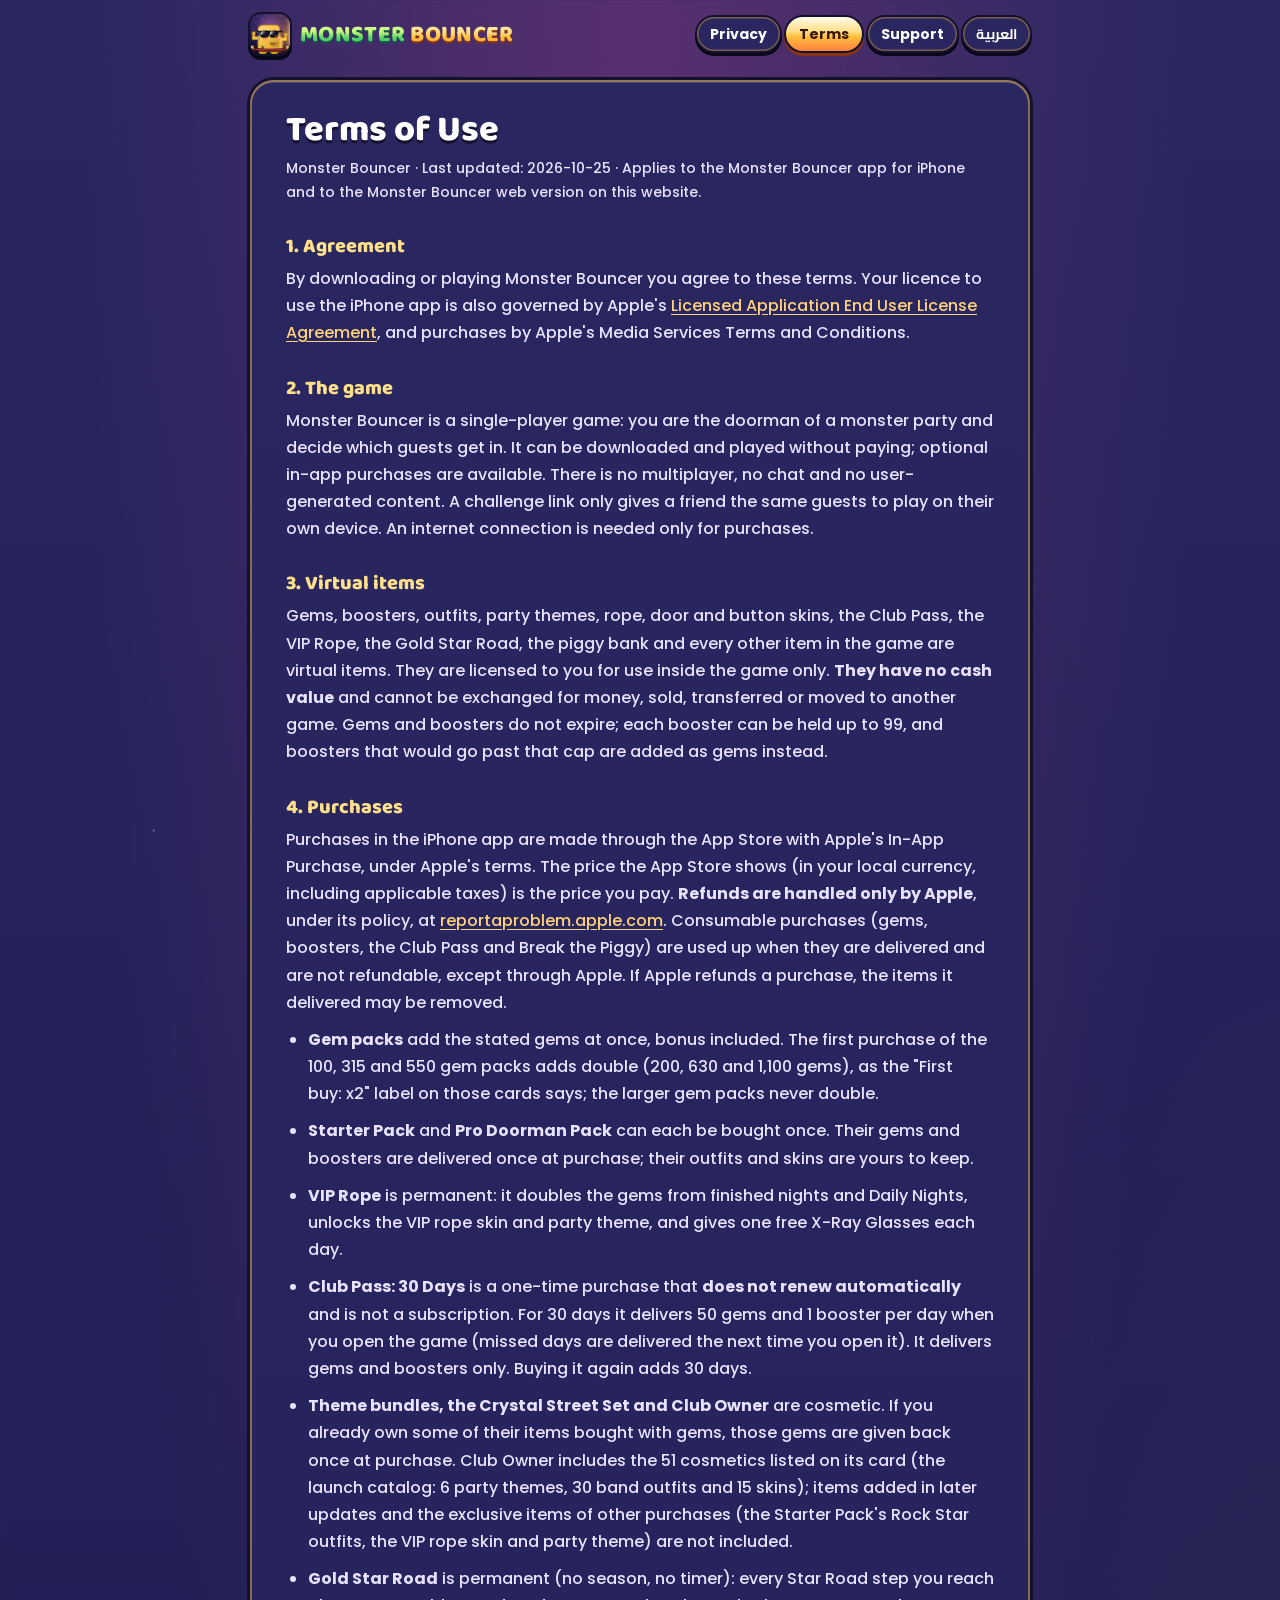
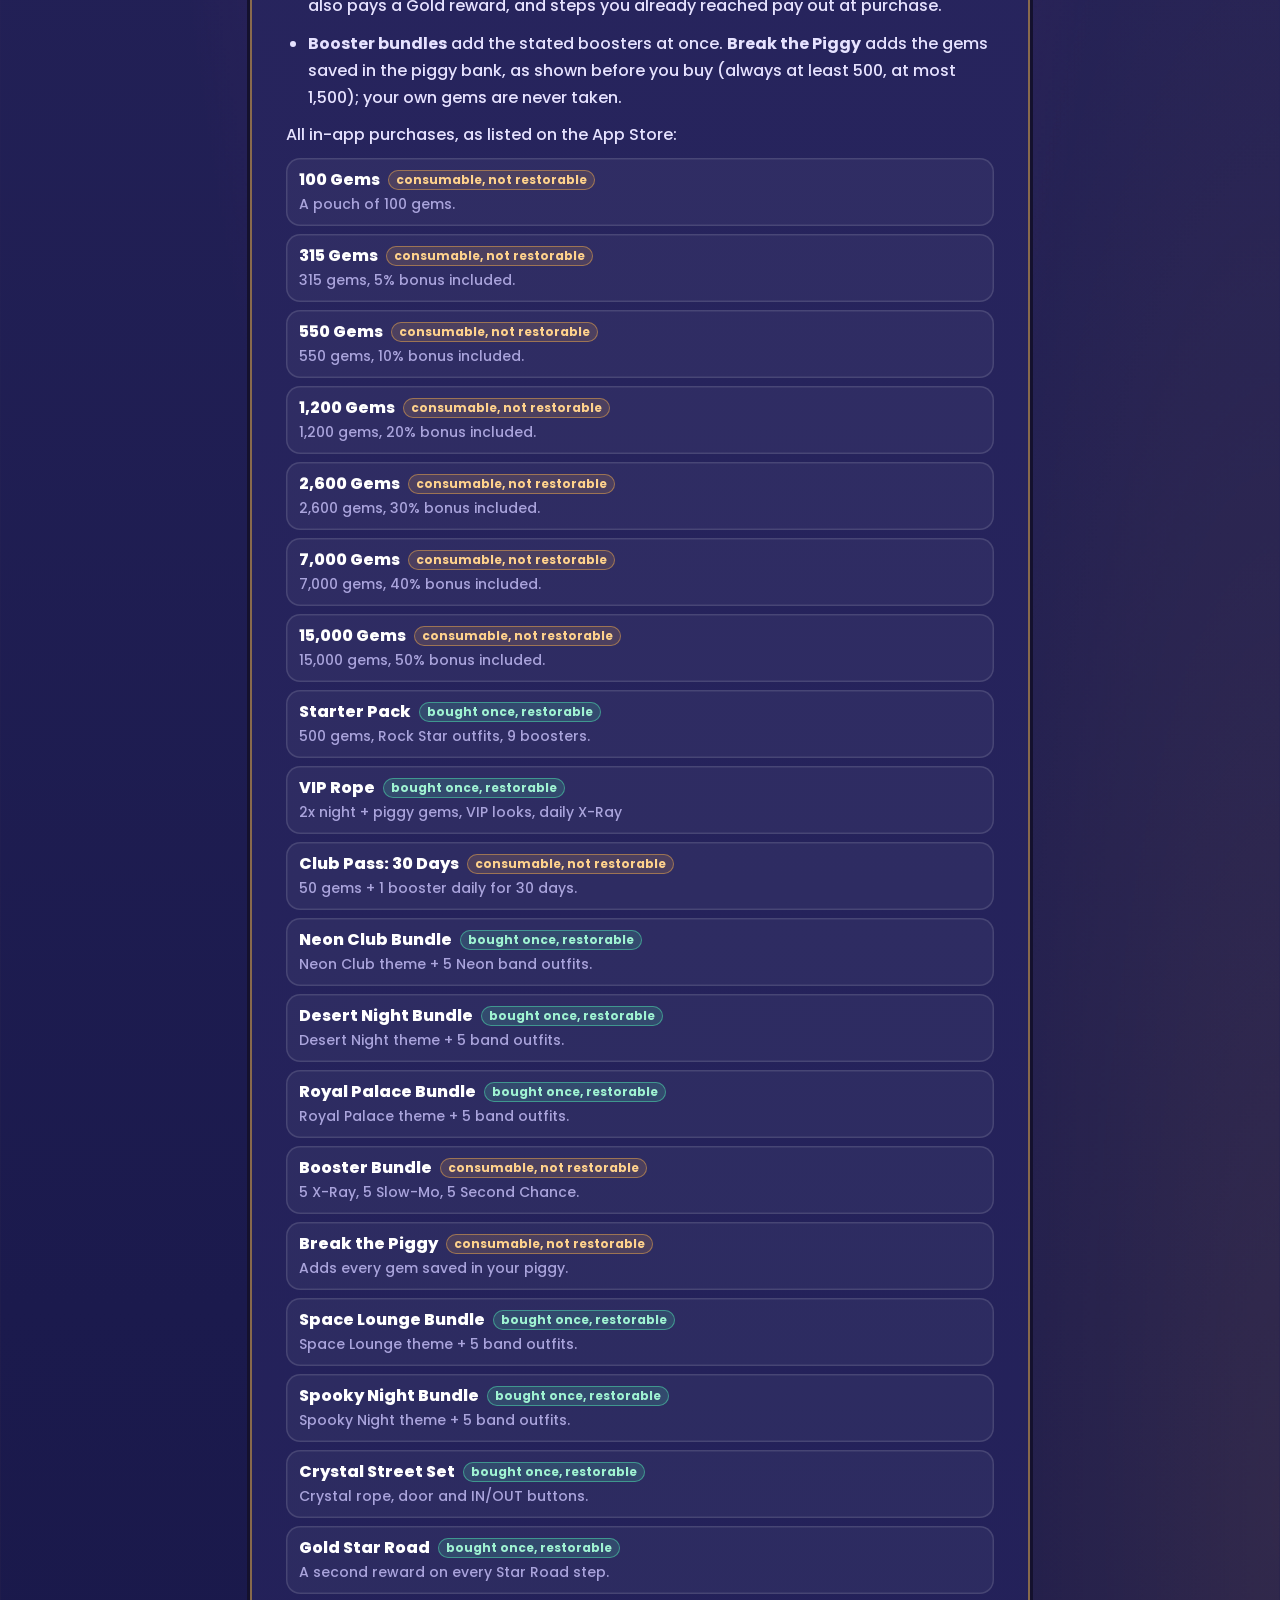
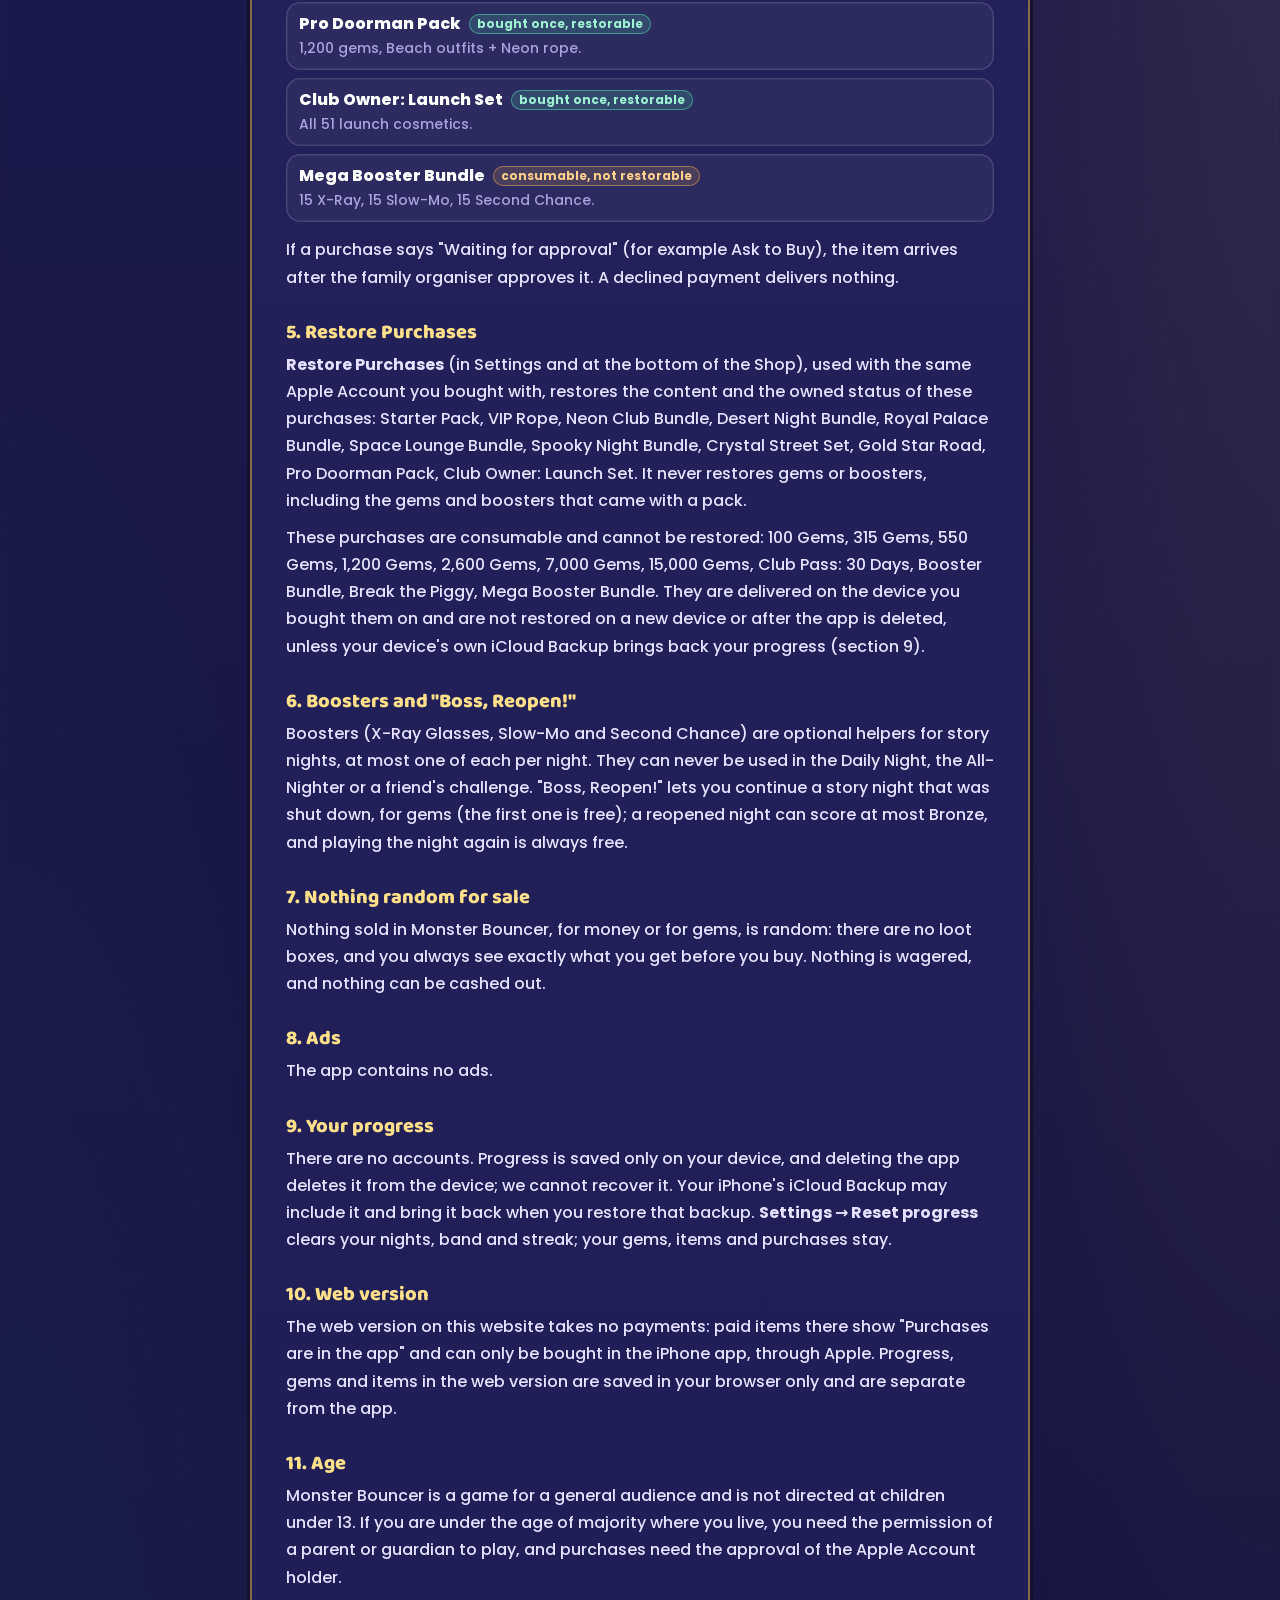
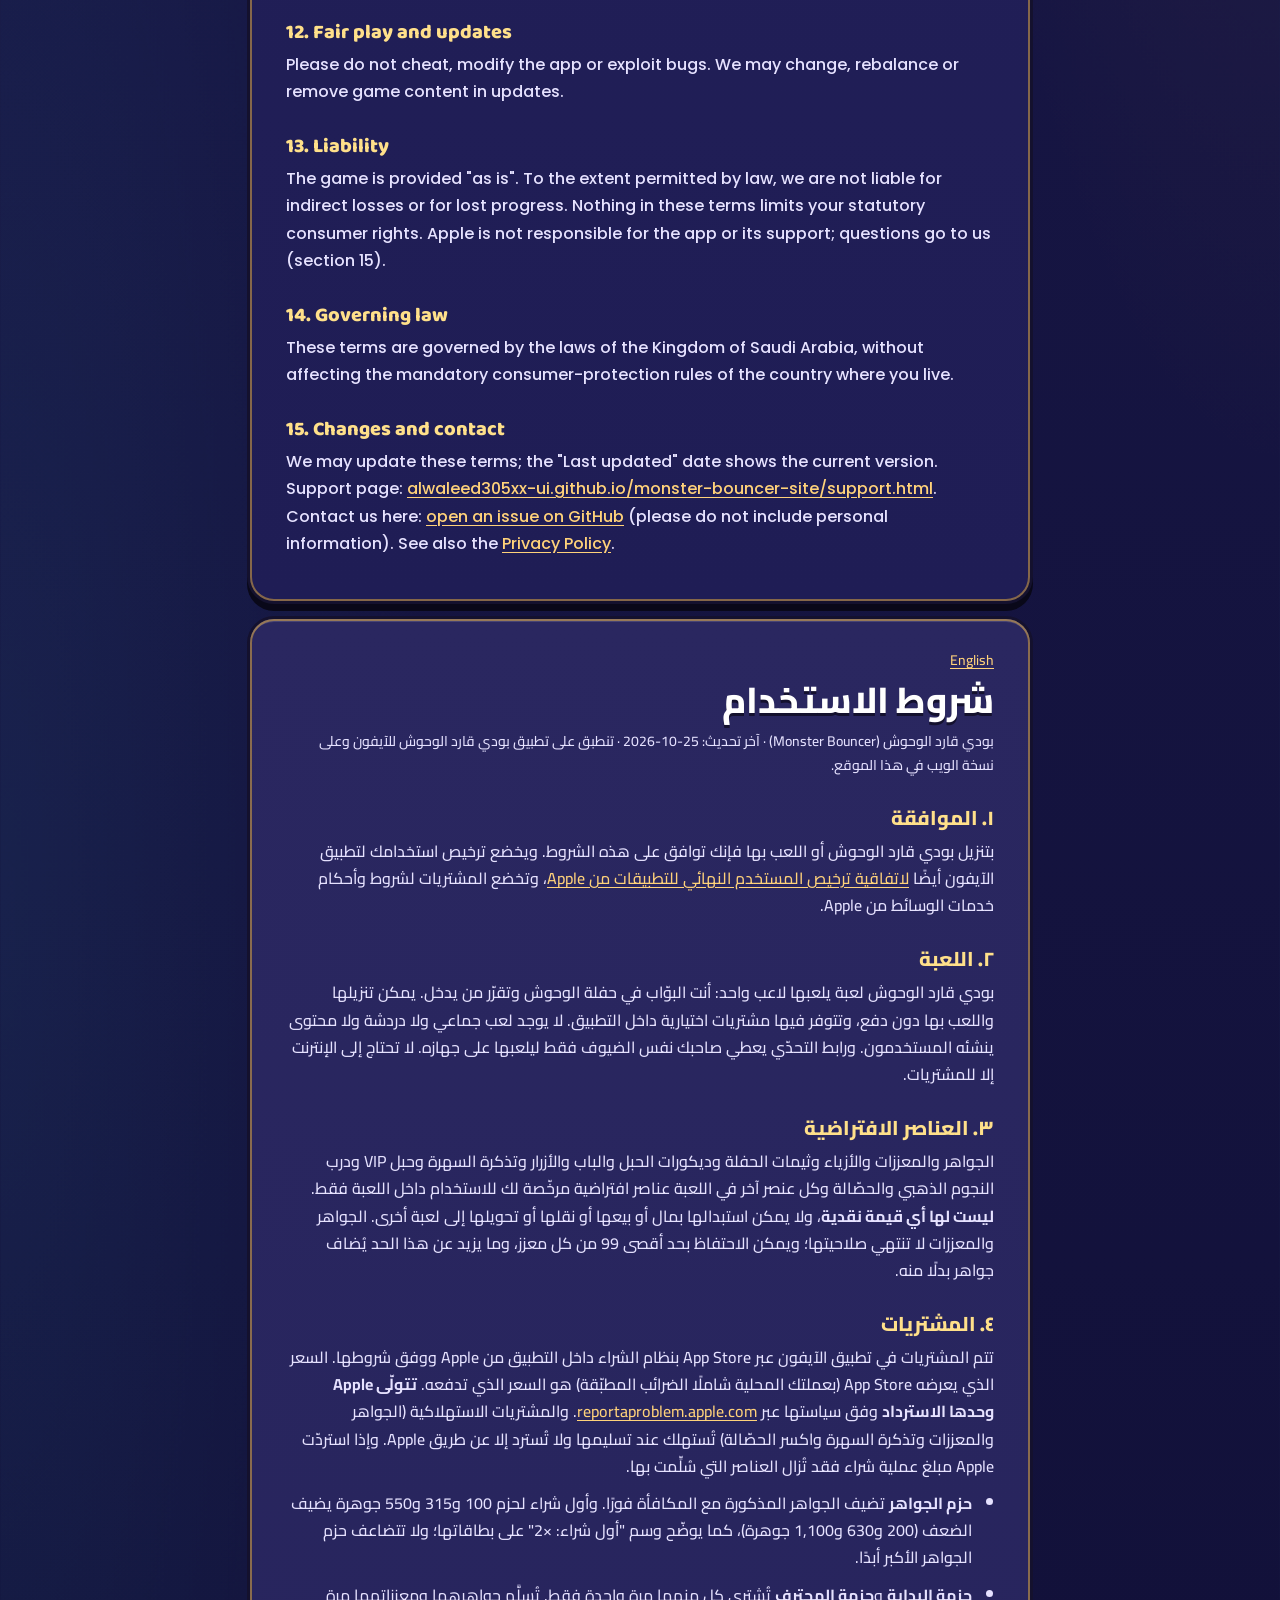
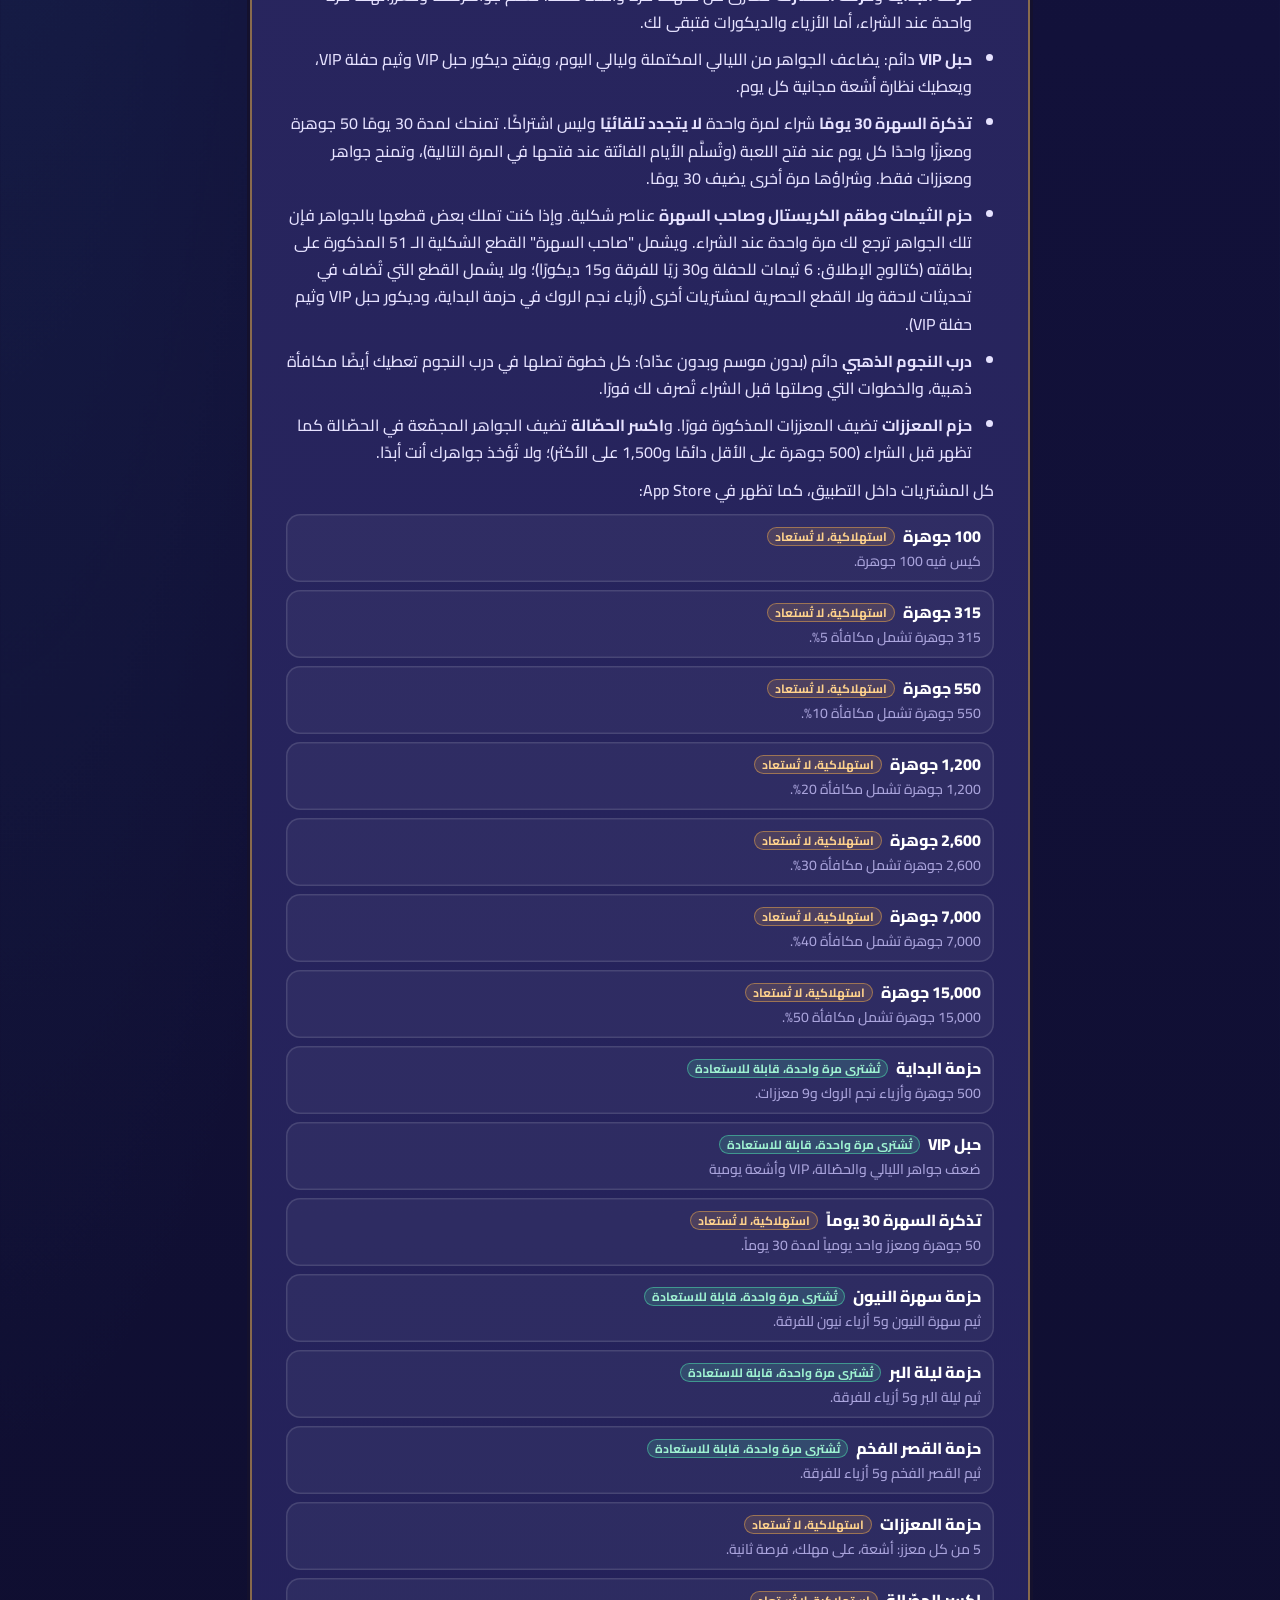
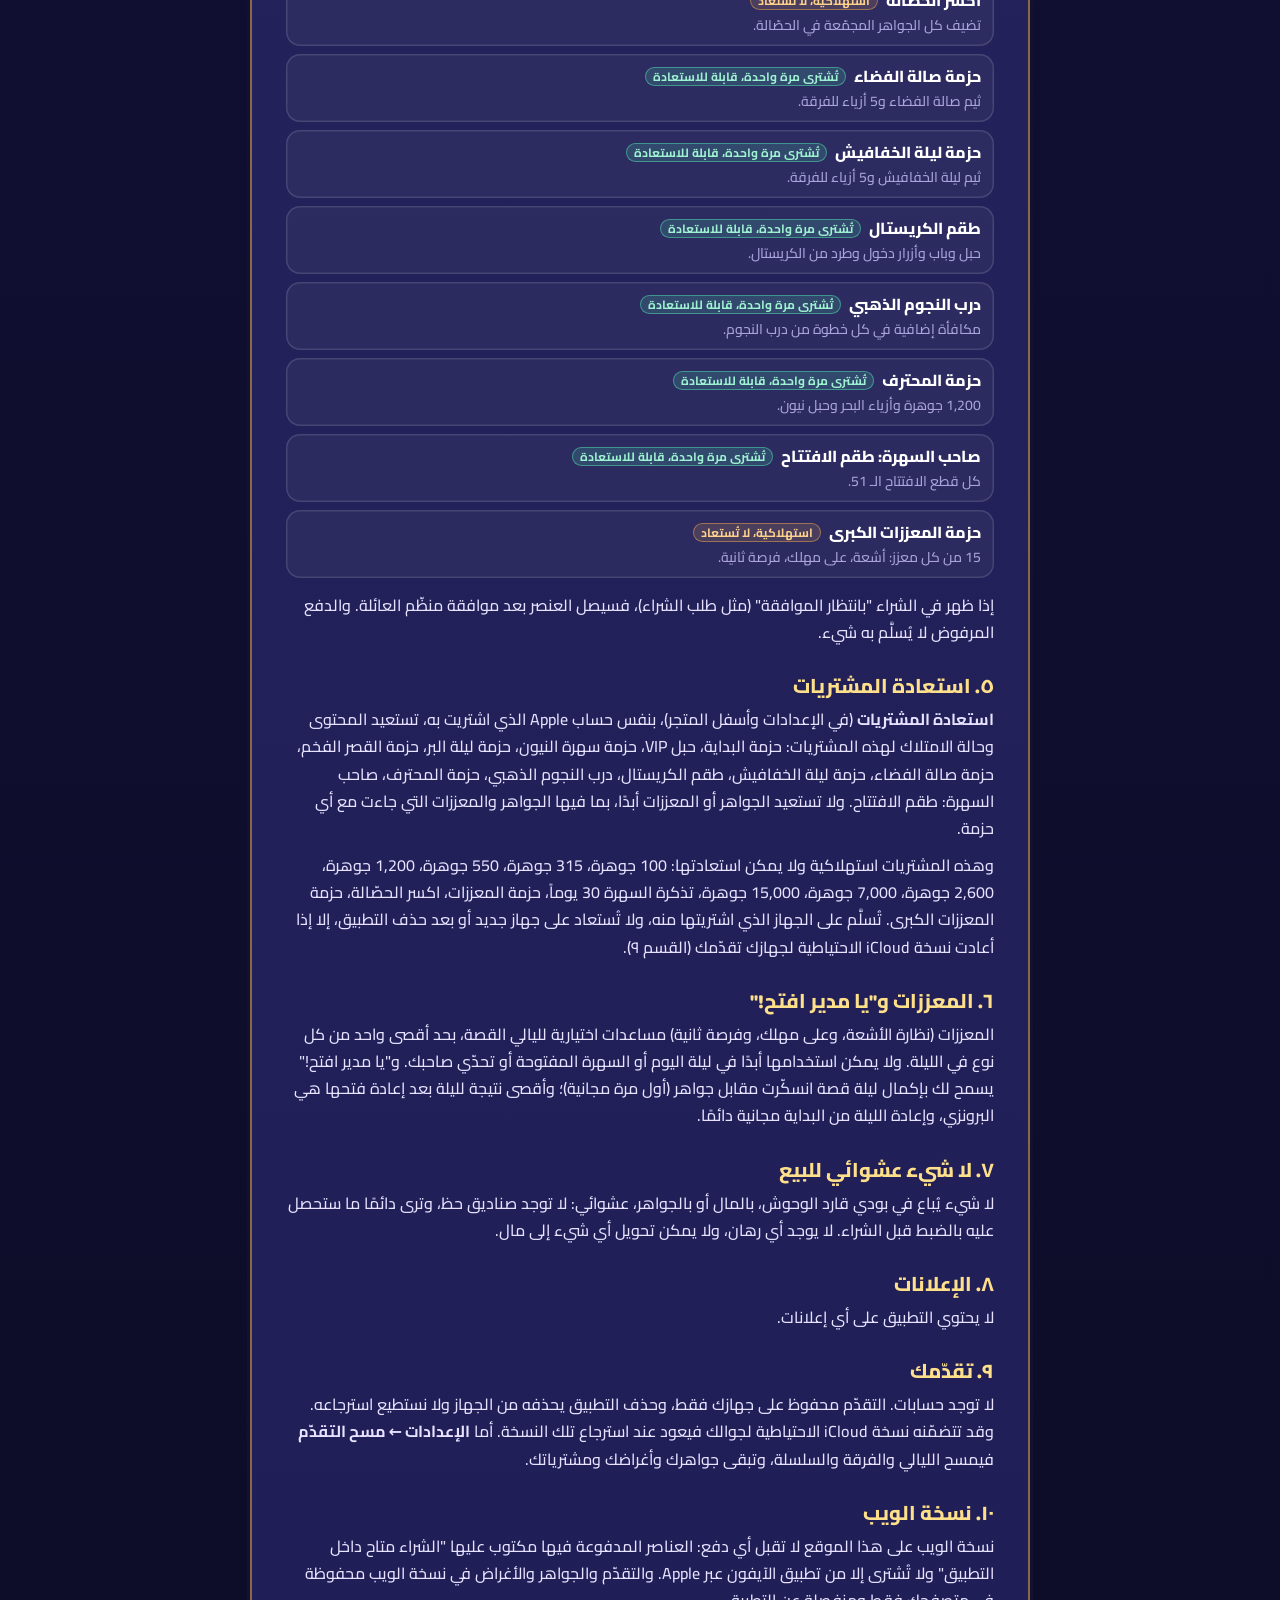
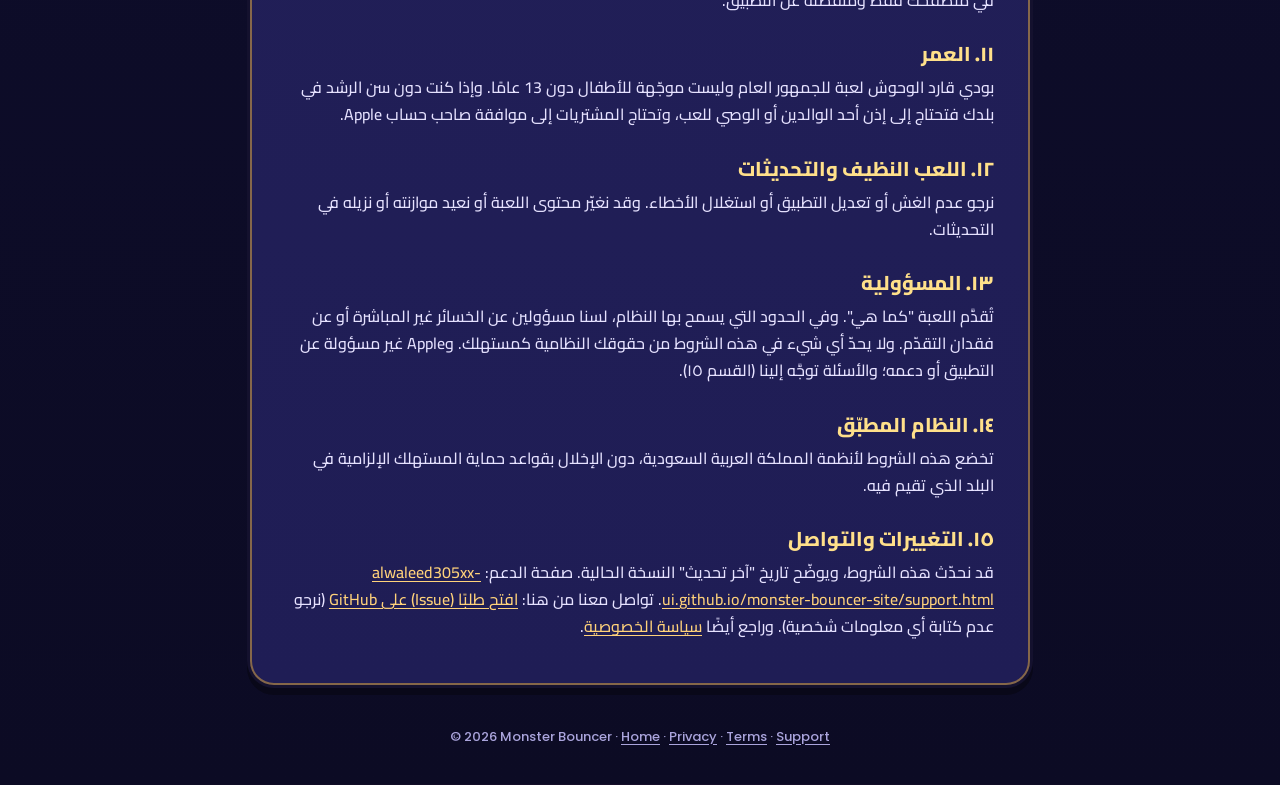
<file: terms.html>
<!doctype html>
<html lang="en">
<head>
<meta charset="utf-8">
<meta name="viewport" content="width=device-width, initial-scale=1, viewport-fit=cover">
<meta name="color-scheme" content="dark">
<meta name="theme-color" content="#1b1a4d">
<title>Terms of Use · Monster Bouncer</title>
<meta name="description" content="Monster Bouncer terms of use: gems, boosters and other virtual items have no cash value; purchases go through Apple; consumables are not refundable except through Apple; what Restore Purchases brings back.">
<link rel="canonical" href="https://alwaleed305xx-ui.github.io/monster-bouncer-site/terms.html">
<link rel="icon" type="image/png" href="icons/favicon.png">
<link rel="apple-touch-icon" href="icons/apple-touch-icon.png">
<link rel="stylesheet" href="site.css">
</head>
<body>
<div class="wrap doc-wrap">
<header class="top">
  <a class="brand" href="./" aria-label="Monster Bouncer home"><img src="icons/icon-192.png" alt="" width="40" height="40"><span class="wordmark" aria-hidden="true"><span class="m">Monster</span> <span class="b">Bouncer</span></span></a>
  <nav aria-label="Pages">
    <a href="privacy.html">Privacy</a>
    <a href="terms.html" aria-current="page">Terms</a>
    <a href="support.html">Support</a>
    <a href="#ar" lang="ar" dir="rtl">العربية</a>
  </nav>
</header>

<main>
<section class="doc" id="en" lang="en">
<h1>Terms of Use</h1>
<p class="meta">Monster Bouncer · Last updated: <time datetime="2026-10-25">2026-10-25</time> · Applies to the Monster Bouncer app for iPhone and to the Monster Bouncer web version on this website.</p>

<h2>1. Agreement</h2>
<p>By downloading or playing Monster Bouncer you agree to these terms. Your licence to use the iPhone app is also governed by Apple's <a href="https://www.apple.com/legal/internet-services/itunes/dev/stdeula/">Licensed Application End User License Agreement</a>, and purchases by Apple's Media Services Terms and Conditions.</p>

<h2>2. The game</h2>
<p>Monster Bouncer is a single-player game: you are the doorman of a monster party and decide which guests get in. It can be downloaded and played without paying; optional in-app purchases are available. There is no multiplayer, no chat and no user-generated content. A challenge link only gives a friend the same guests to play on their own device. An internet connection is needed only for purchases.</p>

<h2>3. Virtual items</h2>
<p>Gems, boosters, outfits, party themes, rope, door and button skins, the Club Pass, the VIP Rope, the Gold Star Road, the piggy bank and every other item in the game are virtual items. They are licensed to you for use inside the game only. <strong>They have no cash value</strong> and cannot be exchanged for money, sold, transferred or moved to another game. Gems and boosters do not expire; each booster can be held up to 99, and boosters that would go past that cap are added as gems instead.</p>

<h2>4. Purchases</h2>
<p>Purchases in the iPhone app are made through the App Store with Apple's In-App Purchase, under Apple's terms. The price the App Store shows (in your local currency, including applicable taxes) is the price you pay. <strong>Refunds are handled only by Apple</strong>, under its policy, at <a href="https://reportaproblem.apple.com/">reportaproblem.apple.com</a>. Consumable purchases (gems, boosters, the Club Pass and Break the Piggy) are used up when they are delivered and are not refundable, except through Apple. If Apple refunds a purchase, the items it delivered may be removed.</p>
<ul>
<li><strong>Gem packs</strong> add the stated gems at once, bonus included. The first purchase of the 100, 315 and 550 gem packs adds double (200, 630 and 1,100 gems), as the "First buy:&nbsp;x2" label on those cards says; the larger gem packs never double.</li>
<li><strong>Starter Pack</strong> and <strong>Pro Doorman Pack</strong> can each be bought once. Their gems and boosters are delivered once at purchase; their outfits and skins are yours to keep.</li>
<li><strong>VIP Rope</strong> is permanent: it doubles the gems from finished nights and Daily Nights, unlocks the VIP rope skin and party theme, and gives one free X-Ray Glasses each day.</li>
<li><strong>Club Pass: 30 Days</strong> is a one-time purchase that <strong>does not renew automatically</strong> and is not a subscription. For 30 days it delivers 50 gems and 1 booster per day when you open the game (missed days are delivered the next time you open it). It delivers gems and boosters only. Buying it again adds 30 days.</li>
<li><strong>Theme bundles, the Crystal Street Set and Club Owner</strong> are cosmetic. If you already own some of their items bought with gems, those gems are given back once at purchase. Club Owner includes the 51 cosmetics listed on its card (the launch catalog: 6 party themes, 30 band outfits and 15 skins); items added in later updates and the exclusive items of other purchases (the Starter Pack's Rock Star outfits, the VIP rope skin and party theme) are not included.</li>
<li><strong>Gold Star Road</strong> is permanent (no season, no timer): every Star Road step you reach also pays a Gold reward, and steps you already reached pay out at purchase.</li>
<li><strong>Booster bundles</strong> add the stated boosters at once. <strong>Break the Piggy</strong> adds the gems saved in the piggy bank, as shown before you buy (always at least 500, at most 1,500); your own gems are never taken.</li>
</ul>
<p>All in-app purchases, as listed on the App Store:</p>
<!-- IAP:all:en -->
<ul class="iap">
<li><span class="iap-name">100 Gems</span> <span class="iap-tag c">consumable, not restorable</span><br><span class="iap-desc">A pouch of 100 gems.</span></li>
<li><span class="iap-name">315 Gems</span> <span class="iap-tag c">consumable, not restorable</span><br><span class="iap-desc">315 gems, 5% bonus included.</span></li>
<li><span class="iap-name">550 Gems</span> <span class="iap-tag c">consumable, not restorable</span><br><span class="iap-desc">550 gems, 10% bonus included.</span></li>
<li><span class="iap-name">1,200 Gems</span> <span class="iap-tag c">consumable, not restorable</span><br><span class="iap-desc">1,200 gems, 20% bonus included.</span></li>
<li><span class="iap-name">2,600 Gems</span> <span class="iap-tag c">consumable, not restorable</span><br><span class="iap-desc">2,600 gems, 30% bonus included.</span></li>
<li><span class="iap-name">7,000 Gems</span> <span class="iap-tag c">consumable, not restorable</span><br><span class="iap-desc">7,000 gems, 40% bonus included.</span></li>
<li><span class="iap-name">15,000 Gems</span> <span class="iap-tag c">consumable, not restorable</span><br><span class="iap-desc">15,000 gems, 50% bonus included.</span></li>
<li><span class="iap-name">Starter Pack</span> <span class="iap-tag nc">bought once, restorable</span><br><span class="iap-desc">500 gems, Rock Star outfits, 9 boosters.</span></li>
<li><span class="iap-name">VIP Rope</span> <span class="iap-tag nc">bought once, restorable</span><br><span class="iap-desc">2x night + piggy gems, VIP looks, daily X-Ray</span></li>
<li><span class="iap-name">Club Pass: 30 Days</span> <span class="iap-tag c">consumable, not restorable</span><br><span class="iap-desc">50 gems + 1 booster daily for 30 days.</span></li>
<li><span class="iap-name">Neon Club Bundle</span> <span class="iap-tag nc">bought once, restorable</span><br><span class="iap-desc">Neon Club theme + 5 Neon band outfits.</span></li>
<li><span class="iap-name">Desert Night Bundle</span> <span class="iap-tag nc">bought once, restorable</span><br><span class="iap-desc">Desert Night theme + 5 band outfits.</span></li>
<li><span class="iap-name">Royal Palace Bundle</span> <span class="iap-tag nc">bought once, restorable</span><br><span class="iap-desc">Royal Palace theme + 5 band outfits.</span></li>
<li><span class="iap-name">Booster Bundle</span> <span class="iap-tag c">consumable, not restorable</span><br><span class="iap-desc">5 X-Ray, 5 Slow-Mo, 5 Second Chance.</span></li>
<li><span class="iap-name">Break the Piggy</span> <span class="iap-tag c">consumable, not restorable</span><br><span class="iap-desc">Adds every gem saved in your piggy.</span></li>
<li><span class="iap-name">Space Lounge Bundle</span> <span class="iap-tag nc">bought once, restorable</span><br><span class="iap-desc">Space Lounge theme + 5 band outfits.</span></li>
<li><span class="iap-name">Spooky Night Bundle</span> <span class="iap-tag nc">bought once, restorable</span><br><span class="iap-desc">Spooky Night theme + 5 band outfits.</span></li>
<li><span class="iap-name">Crystal Street Set</span> <span class="iap-tag nc">bought once, restorable</span><br><span class="iap-desc">Crystal rope, door and IN/OUT buttons.</span></li>
<li><span class="iap-name">Gold Star Road</span> <span class="iap-tag nc">bought once, restorable</span><br><span class="iap-desc">A second reward on every Star Road step.</span></li>
<li><span class="iap-name">Pro Doorman Pack</span> <span class="iap-tag nc">bought once, restorable</span><br><span class="iap-desc">1,200 gems, Beach outfits + Neon rope.</span></li>
<li><span class="iap-name">Club Owner: Launch Set</span> <span class="iap-tag nc">bought once, restorable</span><br><span class="iap-desc">All 51 launch cosmetics.</span></li>
<li><span class="iap-name">Mega Booster Bundle</span> <span class="iap-tag c">consumable, not restorable</span><br><span class="iap-desc">15 X-Ray, 15 Slow-Mo, 15 Second Chance.</span></li>
</ul>
<!-- /IAP:all:en -->
<p>If a purchase says "Waiting for approval" (for example Ask to Buy), the item arrives after the family organiser approves it. A declined payment delivers nothing.</p>

<h2 id="restore">5. Restore Purchases</h2>
<p><strong>Restore Purchases</strong> (in Settings and at the bottom of the Shop), used with the same Apple Account you bought with, restores the content and the owned status of these purchases: <!-- IAP:restorable:en -->Starter Pack, VIP Rope, Neon Club Bundle, Desert Night Bundle, Royal Palace Bundle, Space Lounge Bundle, Spooky Night Bundle, Crystal Street Set, Gold Star Road, Pro Doorman Pack, Club Owner: Launch Set<!-- /IAP:restorable:en -->. It never restores gems or boosters, including the gems and boosters that came with a pack.</p>
<p>These purchases are consumable and cannot be restored: <!-- IAP:consumable:en -->100 Gems, 315 Gems, 550 Gems, 1,200 Gems, 2,600 Gems, 7,000 Gems, 15,000 Gems, Club Pass: 30 Days, Booster Bundle, Break the Piggy, Mega Booster Bundle<!-- /IAP:consumable:en -->. They are delivered on the device you bought them on and are not restored on a new device or after the app is deleted, unless your device's own iCloud Backup brings back your progress (section 9).</p>

<h2>6. Boosters and "Boss, Reopen!"</h2>
<p>Boosters (X-Ray Glasses, Slow-Mo and Second Chance) are optional helpers for story nights, at most one of each per night. They can never be used in the Daily Night, the All-Nighter or a friend's challenge. "Boss, Reopen!" lets you continue a story night that was shut down, for gems (the first one is free); a reopened night can score at most Bronze, and playing the night again is always free.</p>

<h2>7. Nothing random for sale</h2>
<p>Nothing sold in Monster Bouncer, for money or for gems, is random: there are no loot boxes, and you always see exactly what you get before you buy. Nothing is wagered, and nothing can be cashed out.</p>

<h2>8. Ads</h2>
<p>The app contains no ads.</p>

<h2>9. Your progress</h2>
<p>There are no accounts. Progress is saved only on your device, and deleting the app deletes it from the device; we cannot recover it. Your iPhone's iCloud Backup may include it and bring it back when you restore that backup. <strong>Settings → Reset progress</strong> clears your nights, band and streak; your gems, items and purchases stay.</p>

<h2>10. Web version</h2>
<p>The web version on this website takes no payments: paid items there show "Purchases are in the app" and can only be bought in the iPhone app, through Apple. Progress, gems and items in the web version are saved in your browser only and are separate from the app.</p>

<h2>11. Age</h2>
<p>Monster Bouncer is a game for a general audience and is not directed at children under 13. If you are under the age of majority where you live, you need the permission of a parent or guardian to play, and purchases need the approval of the Apple Account holder.</p>

<h2>12. Fair play and updates</h2>
<p>Please do not cheat, modify the app or exploit bugs. We may change, rebalance or remove game content in updates.</p>

<h2>13. Liability</h2>
<p>The game is provided "as is". To the extent permitted by law, we are not liable for indirect losses or for lost progress. Nothing in these terms limits your statutory consumer rights. Apple is not responsible for the app or its support; questions go to us (section 15).</p>

<h2>14. Governing law</h2>
<p>These terms are governed by the laws of the Kingdom of Saudi Arabia, without affecting the mandatory consumer-protection rules of the country where you live.</p>

<h2 id="contact">15. Changes and contact</h2>
<p>We may update these terms; the "Last updated" date shows the current version. Support page: <a href="support.html">alwaleed305xx-ui.github.io/monster-bouncer-site/support.html</a>. Contact us here: <a href="https://github.com/alwaleed305xx-ui/monster-bouncer-site/issues">open an issue on GitHub</a> (please do not include personal information). See also the <a href="privacy.html">Privacy Policy</a>.</p>
<!-- PRIVACY-CONTACT-EMAIL: once the dedicated public developer email exists, add it here (and in section ١٥) as a mailto link. Never a personal address. -->
</section>

<section class="doc" id="ar" lang="ar" dir="rtl">
<p class="jump"><a href="#en" lang="en" dir="ltr">English</a></p>
<h1>شروط الاستخدام</h1>
<p class="meta">بودي قارد الوحوش (Monster Bouncer) · آخر تحديث: <time datetime="2026-10-25">2026-10-25</time> · تنطبق على تطبيق بودي قارد الوحوش للآيفون وعلى نسخة الويب في هذا الموقع.</p>

<h2>١. الموافقة</h2>
<p>بتنزيل بودي قارد الوحوش أو اللعب بها فإنك توافق على هذه الشروط. ويخضع ترخيص استخدامك لتطبيق الآيفون أيضًا <a href="https://www.apple.com/legal/internet-services/itunes/dev/stdeula/">لاتفاقية ترخيص المستخدم النهائي للتطبيقات من Apple</a>، وتخضع المشتريات لشروط وأحكام خدمات الوسائط من Apple.</p>

<h2>٢. اللعبة</h2>
<p>بودي قارد الوحوش لعبة يلعبها لاعب واحد: أنت البوّاب في حفلة الوحوش وتقرّر من يدخل. يمكن تنزيلها واللعب بها دون دفع، وتتوفر فيها مشتريات اختيارية داخل التطبيق. لا يوجد لعب جماعي ولا دردشة ولا محتوى ينشئه المستخدمون. ورابط التحدّي يعطي صاحبك نفس الضيوف فقط ليلعبها على جهازه. لا تحتاج إلى الإنترنت إلا للمشتريات.</p>

<h2>٣. العناصر الافتراضية</h2>
<p>الجواهر والمعززات والأزياء وثيمات الحفلة وديكورات الحبل والباب والأزرار وتذكرة السهرة وحبل VIP ودرب النجوم الذهبي والحصّالة وكل عنصر آخر في اللعبة عناصر افتراضية مرخّصة لك للاستخدام داخل اللعبة فقط. <strong>ليست لها أي قيمة نقدية</strong>، ولا يمكن استبدالها بمال أو بيعها أو نقلها أو تحويلها إلى لعبة أخرى. الجواهر والمعززات لا تنتهي صلاحيتها؛ ويمكن الاحتفاظ بحد أقصى 99 من كل معزز، وما يزيد عن هذا الحد يُضاف جواهر بدلًا منه.</p>

<h2>٤. المشتريات</h2>
<p>تتم المشتريات في تطبيق الآيفون عبر App Store بنظام الشراء داخل التطبيق من Apple ووفق شروطها. السعر الذي يعرضه App Store (بعملتك المحلية شاملًا الضرائب المطبّقة) هو السعر الذي تدفعه. <strong>تتولّى Apple وحدها الاسترداد</strong> وفق سياستها عبر <a href="https://reportaproblem.apple.com/">reportaproblem.apple.com</a>. والمشتريات الاستهلاكية (الجواهر والمعززات وتذكرة السهرة واكسر الحصّالة) تُستهلك عند تسليمها ولا تُسترد إلا عن طريق Apple. وإذا استردّت Apple مبلغ عملية شراء فقد تُزال العناصر التي سُلِّمت بها.</p>
<ul>
<li><strong>حزم الجواهر</strong> تضيف الجواهر المذكورة مع المكافأة فورًا. وأول شراء لحزم 100 و315 و550 جوهرة يضيف الضعف (200 و630 و1,100 جوهرة)، كما يوضّح وسم "أول شراء:&nbsp;×2" على بطاقاتها؛ ولا تتضاعف حزم الجواهر الأكبر أبدًا.</li>
<li><strong>حزمة البداية</strong> و<strong>حزمة المحترف</strong> تُشترى كل منهما مرة واحدة فقط. تُسلَّم جواهرهما ومعززاتهما مرة واحدة عند الشراء، أما الأزياء والديكورات فتبقى لك.</li>
<li><strong>حبل VIP</strong> دائم: يضاعف الجواهر من الليالي المكتملة وليالي اليوم، ويفتح ديكور حبل VIP وثيم حفلة VIP، ويعطيك نظارة أشعة مجانية كل يوم.</li>
<li><strong>تذكرة السهرة 30 يومًا</strong> شراء لمرة واحدة <strong>لا يتجدد تلقائيًا</strong> وليس اشتراكًا. تمنحك لمدة 30 يومًا 50 جوهرة ومعززًا واحدًا كل يوم عند فتح اللعبة (وتُسلَّم الأيام الفائتة عند فتحها في المرة التالية)، وتمنح جواهر ومعززات فقط. وشراؤها مرة أخرى يضيف 30 يومًا.</li>
<li><strong>حزم الثيمات وطقم الكريستال وصاحب السهرة</strong> عناصر شكلية. وإذا كنت تملك بعض قطعها بالجواهر فإن تلك الجواهر ترجع لك مرة واحدة عند الشراء. ويشمل "صاحب السهرة" القطع الشكلية الـ 51 المذكورة على بطاقته (كتالوج الإطلاق: 6 ثيمات للحفلة و30 زيًا للفرقة و15 ديكورًا)؛ ولا يشمل القطع التي تُضاف في تحديثات لاحقة ولا القطع الحصرية لمشتريات أخرى (أزياء نجم الروك في حزمة البداية، وديكور حبل VIP وثيم حفلة VIP).</li>
<li><strong>درب النجوم الذهبي</strong> دائم (بدون موسم وبدون عدّاد): كل خطوة تصلها في درب النجوم تعطيك أيضًا مكافأة ذهبية، والخطوات التي وصلتها قبل الشراء تُصرف لك فورًا.</li>
<li><strong>حزم المعززات</strong> تضيف المعززات المذكورة فورًا. و<strong>اكسر الحصّالة</strong> تضيف الجواهر المجمّعة في الحصّالة كما تظهر قبل الشراء (500 جوهرة على الأقل دائمًا و1,500 على الأكثر)؛ ولا تُؤخذ جواهرك أنت أبدًا.</li>
</ul>
<p>كل المشتريات داخل التطبيق، كما تظهر في App Store:</p>
<!-- IAP:all:ar -->
<ul class="iap">
<li><span class="iap-name">100 جوهرة</span> <span class="iap-tag c">استهلاكية، لا تُستعاد</span><br><span class="iap-desc">كيس فيه 100 جوهرة.</span></li>
<li><span class="iap-name">315 جوهرة</span> <span class="iap-tag c">استهلاكية، لا تُستعاد</span><br><span class="iap-desc">315 جوهرة تشمل مكافأة 5%.</span></li>
<li><span class="iap-name">550 جوهرة</span> <span class="iap-tag c">استهلاكية، لا تُستعاد</span><br><span class="iap-desc">550 جوهرة تشمل مكافأة 10%.</span></li>
<li><span class="iap-name">1,200 جوهرة</span> <span class="iap-tag c">استهلاكية، لا تُستعاد</span><br><span class="iap-desc">1,200 جوهرة تشمل مكافأة 20%.</span></li>
<li><span class="iap-name">2,600 جوهرة</span> <span class="iap-tag c">استهلاكية، لا تُستعاد</span><br><span class="iap-desc">2,600 جوهرة تشمل مكافأة 30%.</span></li>
<li><span class="iap-name">7,000 جوهرة</span> <span class="iap-tag c">استهلاكية، لا تُستعاد</span><br><span class="iap-desc">7,000 جوهرة تشمل مكافأة 40%.</span></li>
<li><span class="iap-name">15,000 جوهرة</span> <span class="iap-tag c">استهلاكية، لا تُستعاد</span><br><span class="iap-desc">15,000 جوهرة تشمل مكافأة 50%.</span></li>
<li><span class="iap-name">حزمة البداية</span> <span class="iap-tag nc">تُشترى مرة واحدة، قابلة للاستعادة</span><br><span class="iap-desc">500 جوهرة وأزياء نجم الروك و9 معززات.</span></li>
<li><span class="iap-name">حبل VIP</span> <span class="iap-tag nc">تُشترى مرة واحدة، قابلة للاستعادة</span><br><span class="iap-desc">ضعف جواهر الليالي والحصّالة، VIP وأشعة يومية</span></li>
<li><span class="iap-name">تذكرة السهرة 30 يوماً</span> <span class="iap-tag c">استهلاكية، لا تُستعاد</span><br><span class="iap-desc">50 جوهرة ومعزز واحد يومياً لمدة 30 يوماً.</span></li>
<li><span class="iap-name">حزمة سهرة النيون</span> <span class="iap-tag nc">تُشترى مرة واحدة، قابلة للاستعادة</span><br><span class="iap-desc">ثيم سهرة النيون و5 أزياء نيون للفرقة.</span></li>
<li><span class="iap-name">حزمة ليلة البر</span> <span class="iap-tag nc">تُشترى مرة واحدة، قابلة للاستعادة</span><br><span class="iap-desc">ثيم ليلة البر و5 أزياء للفرقة.</span></li>
<li><span class="iap-name">حزمة القصر الفخم</span> <span class="iap-tag nc">تُشترى مرة واحدة، قابلة للاستعادة</span><br><span class="iap-desc">ثيم القصر الفخم و5 أزياء للفرقة.</span></li>
<li><span class="iap-name">حزمة المعززات</span> <span class="iap-tag c">استهلاكية، لا تُستعاد</span><br><span class="iap-desc">5 من كل معزز: أشعة، على مهلك، فرصة ثانية.</span></li>
<li><span class="iap-name">اكسر الحصّالة</span> <span class="iap-tag c">استهلاكية، لا تُستعاد</span><br><span class="iap-desc">تضيف كل الجواهر المجمّعة في الحصّالة.</span></li>
<li><span class="iap-name">حزمة صالة الفضاء</span> <span class="iap-tag nc">تُشترى مرة واحدة، قابلة للاستعادة</span><br><span class="iap-desc">ثيم صالة الفضاء و5 أزياء للفرقة.</span></li>
<li><span class="iap-name">حزمة ليلة الخفافيش</span> <span class="iap-tag nc">تُشترى مرة واحدة، قابلة للاستعادة</span><br><span class="iap-desc">ثيم ليلة الخفافيش و5 أزياء للفرقة.</span></li>
<li><span class="iap-name">طقم الكريستال</span> <span class="iap-tag nc">تُشترى مرة واحدة، قابلة للاستعادة</span><br><span class="iap-desc">حبل وباب وأزرار دخول وطرد من الكريستال.</span></li>
<li><span class="iap-name">درب النجوم الذهبي</span> <span class="iap-tag nc">تُشترى مرة واحدة، قابلة للاستعادة</span><br><span class="iap-desc">مكافأة إضافية في كل خطوة من درب النجوم.</span></li>
<li><span class="iap-name">حزمة المحترف</span> <span class="iap-tag nc">تُشترى مرة واحدة، قابلة للاستعادة</span><br><span class="iap-desc">1,200 جوهرة وأزياء البحر وحبل نيون.</span></li>
<li><span class="iap-name">صاحب السهرة: طقم الافتتاح</span> <span class="iap-tag nc">تُشترى مرة واحدة، قابلة للاستعادة</span><br><span class="iap-desc">كل قطع الافتتاح الـ 51.</span></li>
<li><span class="iap-name">حزمة المعززات الكبرى</span> <span class="iap-tag c">استهلاكية، لا تُستعاد</span><br><span class="iap-desc">15 من كل معزز: أشعة، على مهلك، فرصة ثانية.</span></li>
</ul>
<!-- /IAP:all:ar -->
<p>إذا ظهر في الشراء "بانتظار الموافقة" (مثل طلب الشراء)، فسيصل العنصر بعد موافقة منظّم العائلة. والدفع المرفوض لا يُسلَّم به شيء.</p>

<h2 id="restore-ar">٥. استعادة المشتريات</h2>
<p><strong>استعادة المشتريات</strong> (في الإعدادات وأسفل المتجر)، بنفس حساب Apple الذي اشتريت به، تستعيد المحتوى وحالة الامتلاك لهذه المشتريات: <!-- IAP:restorable:ar -->حزمة البداية، حبل VIP، حزمة سهرة النيون، حزمة ليلة البر، حزمة القصر الفخم، حزمة صالة الفضاء، حزمة ليلة الخفافيش، طقم الكريستال، درب النجوم الذهبي، حزمة المحترف، صاحب السهرة: طقم الافتتاح<!-- /IAP:restorable:ar -->. ولا تستعيد الجواهر أو المعززات أبدًا، بما فيها الجواهر والمعززات التي جاءت مع أي حزمة.</p>
<p>وهذه المشتريات استهلاكية ولا يمكن استعادتها: <!-- IAP:consumable:ar -->100 جوهرة، 315 جوهرة، 550 جوهرة، 1,200 جوهرة، 2,600 جوهرة، 7,000 جوهرة، 15,000 جوهرة، تذكرة السهرة 30 يوماً، حزمة المعززات، اكسر الحصّالة، حزمة المعززات الكبرى<!-- /IAP:consumable:ar -->. تُسلَّم على الجهاز الذي اشتريتها منه، ولا تُستعاد على جهاز جديد أو بعد حذف التطبيق، إلا إذا أعادت نسخة iCloud الاحتياطية لجهازك تقدّمك (القسم ٩).</p>

<h2>٦. المعززات و"يا مدير افتح!"</h2>
<p>المعززات (نظارة الأشعة، وعلى مهلك، وفرصة ثانية) مساعدات اختيارية لليالي القصة، بحد أقصى واحد من كل نوع في الليلة. ولا يمكن استخدامها أبدًا في ليلة اليوم أو السهرة المفتوحة أو تحدّي صاحبك. و"يا مدير افتح!" يسمح لك بإكمال ليلة قصة انسكّرت مقابل جواهر (أول مرة مجانية)؛ وأقصى نتيجة لليلة بعد إعادة فتحها هي البرونزي، وإعادة الليلة من البداية مجانية دائمًا.</p>

<h2>٧. لا شيء عشوائي للبيع</h2>
<p>لا شيء يُباع في بودي قارد الوحوش، بالمال أو بالجواهر، عشوائي: لا توجد صناديق حظ، وترى دائمًا ما ستحصل عليه بالضبط قبل الشراء. لا يوجد أي رهان، ولا يمكن تحويل أي شيء إلى مال.</p>

<h2>٨. الإعلانات</h2>
<p>لا يحتوي التطبيق على أي إعلانات.</p>

<h2>٩. تقدّمك</h2>
<p>لا توجد حسابات. التقدّم محفوظ على جهازك فقط، وحذف التطبيق يحذفه من الجهاز ولا نستطيع استرجاعه. وقد تتضمّنه نسخة iCloud الاحتياطية لجوالك فيعود عند استرجاع تلك النسخة. أما <strong>الإعدادات ← مسح التقدّم</strong> فيمسح الليالي والفرقة والسلسلة، وتبقى جواهرك وأغراضك ومشترياتك.</p>

<h2>١٠. نسخة الويب</h2>
<p>نسخة الويب على هذا الموقع لا تقبل أي دفع: العناصر المدفوعة فيها مكتوب عليها "الشراء متاح داخل التطبيق" ولا تُشترى إلا من تطبيق الآيفون عبر Apple. والتقدّم والجواهر والأغراض في نسخة الويب محفوظة في متصفحك فقط ومنفصلة عن التطبيق.</p>

<h2>١١. العمر</h2>
<p>بودي قارد الوحوش لعبة للجمهور العام وليست موجّهة للأطفال دون 13 عامًا. وإذا كنت دون سن الرشد في بلدك فتحتاج إلى إذن أحد الوالدين أو الوصي للعب، وتحتاج المشتريات إلى موافقة صاحب حساب Apple.</p>

<h2>١٢. اللعب النظيف والتحديثات</h2>
<p>نرجو عدم الغش أو تعديل التطبيق أو استغلال الأخطاء. وقد نغيّر محتوى اللعبة أو نعيد موازنته أو نزيله في التحديثات.</p>

<h2>١٣. المسؤولية</h2>
<p>تُقدَّم اللعبة "كما هي". وفي الحدود التي يسمح بها النظام، لسنا مسؤولين عن الخسائر غير المباشرة أو عن فقدان التقدّم. ولا يحدّ أي شيء في هذه الشروط من حقوقك النظامية كمستهلك. وApple غير مسؤولة عن التطبيق أو دعمه؛ والأسئلة توجَّه إلينا (القسم ١٥).</p>

<h2>١٤. النظام المطبّق</h2>
<p>تخضع هذه الشروط لأنظمة المملكة العربية السعودية، دون الإخلال بقواعد حماية المستهلك الإلزامية في البلد الذي تقيم فيه.</p>

<h2 id="contact-ar">١٥. التغييرات والتواصل</h2>
<p>قد نحدّث هذه الشروط، ويوضّح تاريخ "آخر تحديث" النسخة الحالية. صفحة الدعم: <a href="support.html#ar">alwaleed305xx-ui.github.io/monster-bouncer-site/support.html</a>. تواصل معنا من هنا: <a href="https://github.com/alwaleed305xx-ui/monster-bouncer-site/issues">افتح طلبًا (Issue) على GitHub</a> (نرجو عدم كتابة أي معلومات شخصية). وراجع أيضًا <a href="privacy.html#ar">سياسة الخصوصية</a>.</p>
</section>
</main>

<footer>© 2026 Monster Bouncer · <a href="./">Home</a> · <a href="privacy.html">Privacy</a> · <a href="terms.html">Terms</a> · <a href="support.html">Support</a></footer>
</div>
</body>
</html>
</file>
<file: site.css>
/* Monster Bouncer / بودي قارد الوحوش public site: the game's ONE sticker style (docs/GAME-SPEC.md §5) in CSS: an indigo
   street at night, chunky panels with a 3 px ink outline, a brass rim, a hard top highlight and a solid drop "sticker"
   shadow; brass-gold primary buttons like the PLAY button; slime mint + brass words like the lockup; neon pink glow.
   Fonts are bundled in fonts/ (SIL OFL 1.1, fonts/OFL.txt; copied by tools/build_site.py): no request leaves the site. */
@font-face { font-family: 'Baloo 2'; font-style: normal; font-weight: 800; font-display: swap; src: url('fonts/baloo2-800-latin-ext.woff2') format('woff2'); unicode-range: U+0100-02BA, U+02BD-02C5, U+02C7-02CC, U+02CE-02D7, U+02DD-02FF, U+0304, U+0308, U+0329, U+1D00-1DBF, U+1E00-1E9F, U+1EF2-1EFF, U+2020, U+20A0-20AB, U+20AD-20C4, U+2113, U+2C60-2C7F, U+A720-A7FF; }
@font-face { font-family: 'Baloo 2'; font-style: normal; font-weight: 800; font-display: swap; src: url('fonts/baloo2-800-latin.woff2') format('woff2'); unicode-range: U+0000-00FF, U+0131, U+0152-0153, U+02BB-02BC, U+02C6, U+02DA, U+02DC, U+0304, U+0308, U+0329, U+2000-206F, U+20AC, U+2122, U+2191, U+2193, U+2212, U+2215, U+FEFF, U+FFFD; }
@font-face { font-family: 'Poppins'; font-style: normal; font-weight: 500; font-display: swap; src: url('fonts/poppins-500-latin-ext.woff2') format('woff2'); unicode-range: U+0100-02BA, U+02BD-02C5, U+02C7-02CC, U+02CE-02D7, U+02DD-02FF, U+0304, U+0308, U+0329, U+1D00-1DBF, U+1E00-1E9F, U+1EF2-1EFF, U+2020, U+20A0-20AB, U+20AD-20C4, U+2113, U+2C60-2C7F, U+A720-A7FF; }
@font-face { font-family: 'Poppins'; font-style: normal; font-weight: 500; font-display: swap; src: url('fonts/poppins-500-latin.woff2') format('woff2'); unicode-range: U+0000-00FF, U+0131, U+0152-0153, U+02BB-02BC, U+02C6, U+02DA, U+02DC, U+0304, U+0308, U+0329, U+2000-206F, U+20AC, U+2122, U+2191, U+2193, U+2212, U+2215, U+FEFF, U+FFFD; }
@font-face { font-family: 'Poppins'; font-style: normal; font-weight: 700; font-display: swap; src: url('fonts/poppins-700-latin-ext.woff2') format('woff2'); unicode-range: U+0100-02BA, U+02BD-02C5, U+02C7-02CC, U+02CE-02D7, U+02DD-02FF, U+0304, U+0308, U+0329, U+1D00-1DBF, U+1E00-1E9F, U+1EF2-1EFF, U+2020, U+20A0-20AB, U+20AD-20C4, U+2113, U+2C60-2C7F, U+A720-A7FF; }
@font-face { font-family: 'Poppins'; font-style: normal; font-weight: 700; font-display: swap; src: url('fonts/poppins-700-latin.woff2') format('woff2'); unicode-range: U+0000-00FF, U+0131, U+0152-0153, U+02BB-02BC, U+02C6, U+02DA, U+02DC, U+0304, U+0308, U+0329, U+2000-206F, U+20AC, U+2122, U+2191, U+2193, U+2212, U+2215, U+FEFF, U+FFFD; }
@font-face { font-family: 'Poppins'; font-style: normal; font-weight: 800; font-display: swap; src: url('fonts/poppins-800-latin-ext.woff2') format('woff2'); unicode-range: U+0100-02BA, U+02BD-02C5, U+02C7-02CC, U+02CE-02D7, U+02DD-02FF, U+0304, U+0308, U+0329, U+1D00-1DBF, U+1E00-1E9F, U+1EF2-1EFF, U+2020, U+20A0-20AB, U+20AD-20C4, U+2113, U+2C60-2C7F, U+A720-A7FF; }
@font-face { font-family: 'Poppins'; font-style: normal; font-weight: 800; font-display: swap; src: url('fonts/poppins-800-latin.woff2') format('woff2'); unicode-range: U+0000-00FF, U+0131, U+0152-0153, U+02BB-02BC, U+02C6, U+02DA, U+02DC, U+0304, U+0308, U+0329, U+2000-206F, U+20AC, U+2122, U+2191, U+2193, U+2212, U+2215, U+FEFF, U+FFFD; }
@font-face { font-family: 'Cairo'; font-style: normal; font-weight: 500 900; font-display: swap; src: url('fonts/cairo-var-arabic.woff2') format('woff2'); unicode-range: U+0600-06FF, U+0750-077F, U+0870-0891, U+0897-08E1, U+08E3-08FF, U+200C-200E, U+2010-2011, U+204F, U+2E41, U+FB50-FDFF, U+FE70-FE74, U+FE76-FEFC, U+102E0-102FB, U+10E60-10E7E, U+10EC2-10EC7, U+10EC9-10EEE, U+10EF0-10EFF, U+1EE00-1EEFF; }
@font-face { font-family: 'Cairo'; font-style: normal; font-weight: 500 900; font-display: swap; src: url('fonts/cairo-var-latin-ext.woff2') format('woff2'); unicode-range: U+0100-02BA, U+02BD-02C5, U+02C7-02CC, U+02CE-02D7, U+02DD-02FF, U+0304, U+0308, U+0329, U+1D00-1DBF, U+1E00-1E9F, U+1EF2-1EFF, U+2020, U+20A0-20AB, U+20AD-20C4, U+2113, U+2C60-2C7F, U+A720-A7FF; }
@font-face { font-family: 'Cairo'; font-style: normal; font-weight: 500 900; font-display: swap; src: url('fonts/cairo-var-latin.woff2') format('woff2'); unicode-range: U+0000-00FF, U+0131, U+0152-0153, U+02BB-02BC, U+02C6, U+02DA, U+02DC, U+0304, U+0308, U+0329, U+2000-206F, U+20AC, U+2122, U+2191, U+2193, U+2212, U+2215, U+FEFF, U+FFFD; }

/* ---- tokens: the game's palette (GAME-SPEC §5) ---- */
:root {
  --night0: #0c0b24; --night1: #12113a; --night2: #1b1a4d; --night3: #2a2760;
  --ink: #14112e; --text: #ffffff; --body: #e6e2ff; --muted: #aaa4dc; --line: rgba(255,255,255,.12);
  --brass: #d9a441; --brass-dk: #8a5a14; --amber: #ffb347; --velvet: #b3203a; --neon: #ff4fa3;
  --mint: #4fe3b0; --lime: #9be15d; --sky: #4cc9f0; --grape: #a06cd5; --coral: #ff6b6b; --mustard: #ffc233;
  --gold-face: linear-gradient(180deg, #fffbe8 0%, #ffe08a 42%, #ffbf3c 58%, #ff8240 100%);
  --mint-face: linear-gradient(180deg, #f4ffdc 0%, #c9f77a 42%, #5fd36c 58%, #1fa06a 100%);
  --panel: linear-gradient(180deg, #2a2760 0%, #1f1d55 100%);
  --sticker: 0 0 0 3px var(--ink), inset 0 0 0 2px rgba(217,164,65,.55), inset 0 3px 0 rgba(255,255,255,.13), 0 7px 0 3px #090819;
  --display: 'Baloo 2', 'Cairo', 'Poppins', system-ui, sans-serif;
  color-scheme: dark;
}
* { box-sizing: border-box; }
html { -webkit-text-size-adjust: 100%; text-size-adjust: 100%; background: var(--night0); scroll-behavior: smooth; }
@media (prefers-reduced-motion: reduce) { html { scroll-behavior: auto; } *, *::before, *::after { animation: none !important; transition: none !important; } }
body {
  margin: 0; min-height: 100vh; color: var(--text); overflow-x: hidden;
  font: 500 16px/1.7 'Poppins', 'Cairo', system-ui, -apple-system, 'Segoe UI', sans-serif;
  background:
    radial-gradient(1.5px 1.5px at 12% 8%, rgba(255,255,255,.75), transparent 60%),
    radial-gradient(1px 1px at 28% 18%, rgba(255,255,255,.6), transparent 60%),
    radial-gradient(1.5px 1.5px at 71% 6%, rgba(255,255,255,.7), transparent 60%),
    radial-gradient(1px 1px at 86% 21%, rgba(255,255,255,.55), transparent 60%),
    radial-gradient(1px 1px at 52% 12%, rgba(255,255,255,.5), transparent 60%),
    radial-gradient(60% 38% at 50% 0%, rgba(255,79,163,.22), transparent 72%),
    radial-gradient(48% 30% at 100% 30%, rgba(255,179,71,.10), transparent 70%),
    radial-gradient(48% 30% at 0% 55%, rgba(76,201,240,.08), transparent 70%),
    linear-gradient(180deg, var(--night3) 0%, var(--night2) 28%, var(--night1) 62%, var(--night0) 100%) no-repeat;
  background-attachment: scroll;
  padding: 0 max(16px, env(safe-area-inset-right)) calc(36px + env(safe-area-inset-bottom)) max(16px, env(safe-area-inset-left));
}
img { max-width: 100%; height: auto; }
a { color: #ffd27a; text-underline-offset: 3px; overflow-wrap: anywhere; }
a:hover { color: #ffe9b8; }
:focus-visible { outline: 3px solid var(--neon); outline-offset: 3px; border-radius: 10px; }
[dir="rtl"], [lang="ar"] { font-family: 'Cairo', 'Poppins', system-ui, sans-serif; }
.wrap { max-width: 1040px; margin: 0 auto; }
.doc-wrap { max-width: 780px; margin: 0 auto; }

/* ---- header ---- */
.top { display: flex; align-items: center; justify-content: space-between; gap: 10px 14px; flex-wrap: wrap; padding: calc(14px + env(safe-area-inset-top)) 0 8px; }
.brand { display: inline-flex; align-items: center; gap: 10px; text-decoration: none; color: var(--text); }
.brand img { width: 40px; height: 40px; border-radius: 11px; display: block; box-shadow: 0 0 0 2px var(--ink), 0 4px 0 2px #090819; }
.wordmark { font: 800 23px/1 var(--display); letter-spacing: .3px; text-transform: uppercase; white-space: nowrap; }
.wordmark .m { background: var(--mint-face); -webkit-background-clip: text; background-clip: text; color: transparent; -webkit-text-stroke: 0; filter: drop-shadow(0 2px 0 #0d5a46); }
.wordmark .b { background: var(--gold-face); -webkit-background-clip: text; background-clip: text; color: transparent; filter: drop-shadow(0 2px 0 #8a3412); }
nav { display: flex; gap: 6px; flex-wrap: wrap; }
nav a { color: #fff; text-decoration: none; font-weight: 700; font-size: 14px; line-height: 1; padding: 10px 13px; border-radius: 999px; background: var(--night3);
  box-shadow: 0 0 0 2px var(--ink), inset 0 0 0 1.5px rgba(217,164,65,.45), 0 3px 0 2px #090819; }
nav a:hover { color: #fff; background: #36327a; }
nav a[aria-current="page"] { color: #3a1606; background: var(--gold-face); box-shadow: 0 0 0 2px var(--ink), 0 3px 0 2px #8a3412; }

/* ---- buttons ---- */
.btn { display: inline-flex; align-items: center; justify-content: center; gap: 10px; min-height: 52px; padding: 12px 24px; border-radius: 999px; border: 0;
  font: 800 19px/1.1 var(--display); letter-spacing: .2px; text-decoration: none; cursor: pointer; transition: transform .12s ease; }
.btn:active { transform: translateY(3px) scale(.98); }
.btn-gold { color: #3a1606; background: var(--gold-face); box-shadow: 0 0 0 3px var(--ink), inset 0 3px 0 rgba(255,255,255,.55), 0 6px 0 3px #8a3412, 0 14px 30px rgba(255,130,64,.35); }
.btn-gold:hover { color: #3a1606; filter: brightness(1.05); }
.btn-indigo { color: #fff; background: var(--night3); box-shadow: 0 0 0 3px var(--ink), inset 0 0 0 2px rgba(217,164,65,.6), inset 0 3px 0 rgba(255,255,255,.12), 0 6px 0 3px #090819; }
.btn-indigo:hover { color: #fff; background: #36327a; }
.btn svg { width: 22px; height: 22px; flex: none; }
[dir="rtl"] .btn { font-family: 'Cairo', var(--display); font-weight: 900; }

/* ---- "Coming soon on the App Store" (plain text, no Apple artwork) ---- */
.soon { display: inline-flex; flex-direction: column; align-items: flex-start; gap: 0; padding: 9px 20px 10px; border-radius: 16px; background: #0b0a1f; color: #fff; text-decoration: none;
  box-shadow: 0 0 0 2px rgba(255,255,255,.85), 0 0 0 5px var(--ink), 0 6px 0 5px #090819; line-height: 1.15; }
.soon small { font: 700 11px/1.2 'Poppins', 'Cairo', sans-serif; letter-spacing: 1.4px; text-transform: uppercase; color: var(--mint); }
.soon span { font: 800 20px/1.15 'Poppins', 'Cairo', sans-serif; letter-spacing: -.2px; }
[dir="rtl"] .soon { align-items: flex-end; }
[dir="rtl"] .soon small { letter-spacing: 0; text-transform: none; font-size: 13px; }

/* ---- hero ---- */
.hero { padding: 26px 0 6px; text-align: center; }
.hero-copy { max-width: 760px; margin: 0 auto; }
.lockup { display: block; width: min(100%, 560px); margin: 0 auto 4px; filter: drop-shadow(0 10px 28px rgba(255,79,163,.35)); }
.kicker { font: 800 clamp(28px, 4.6vw, 42px)/1.12 var(--display); margin: 4px 0 10px; color: #fff; text-shadow: 0 3px 0 var(--ink); }
.kicker em { font-style: normal; text-shadow: none; background: var(--gold-face); -webkit-background-clip: text; background-clip: text; color: transparent; filter: drop-shadow(0 3px 0 #8a3412); }
[dir="rtl"] .kicker { font-family: 'Cairo', var(--display); font-weight: 900; }
.lead { font-size: 17px; color: var(--body); margin: 0 auto 22px; max-width: 36em; }
.cta { display: flex; flex-wrap: wrap; align-items: center; justify-content: center; gap: 18px 16px; margin: 0 0 14px; }
.cta-note { font-size: 13.5px; color: var(--muted); margin: 6px 0 0; }
.phone { position: relative; display: block; border-radius: 30px; padding: 7px; background: var(--ink);
  box-shadow: 0 0 0 3px var(--brass), 0 0 0 6px var(--ink), 0 10px 0 6px #090819, 0 26px 50px rgba(0,0,0,.45); }
.phone img { display: block; border-radius: 24px; width: 100%; height: auto; aspect-ratio: 540 / 1169; background: var(--night2); }

/* ---- sections ---- */
section { margin: 34px 0 0; }
.sec-title { font: 800 clamp(26px, 4vw, 34px)/1.15 var(--display); margin: 0 0 6px; text-align: center; text-shadow: 0 3px 0 var(--ink); }
[dir="rtl"] .sec-title { font-family: 'Cairo', var(--display); font-weight: 900; }
.sec-sub { text-align: center; color: var(--muted); margin: 0 auto 20px; max-width: 40em; }
.panel { background: var(--panel); border-radius: 24px; box-shadow: var(--sticker); padding: 20px 18px 22px; }
@media (min-width: 700px) { .panel { padding: 26px 30px 30px; } }

/* how to play: three stickers */
.steps { display: grid; grid-template-columns: repeat(3, minmax(0, 1fr)); gap: 18px; counter-reset: step; }
.step { position: relative; background: var(--panel); border-radius: 22px; box-shadow: var(--sticker); padding: 18px 18px 18px; }
.step-num { position: absolute; top: -14px; inset-inline-start: 16px; width: 36px; height: 36px; border-radius: 50%; display: grid; place-items: center;
  font: 800 19px/1 var(--display); color: #3a1606; background: var(--gold-face); box-shadow: 0 0 0 3px var(--ink), 0 3px 0 3px #8a3412; }
.step h3 { font: 800 21px/1.2 var(--display); margin: 10px 0 6px; }
[dir="rtl"] .step h3 { font-family: 'Cairo', var(--display); font-weight: 900; }
.step p { color: var(--body); margin: 0; font-size: 15px; }
.glyph { display: flex; gap: 8px; align-items: center; margin: 2px 0 8px; height: 46px; }
.chip { display: inline-flex; align-items: center; justify-content: center; height: 40px; min-width: 40px; padding: 0 10px; border-radius: 12px; font: 800 15px/1 var(--display);
  box-shadow: 0 0 0 2.5px var(--ink), inset 0 2px 0 rgba(255,255,255,.35), 0 3px 0 2px #090819; }
.chip.in { background: linear-gradient(180deg, #6ff0a0, #2fb46a); color: #062b17; }
.chip.out { background: linear-gradient(180deg, #ff7b8a, #c42a45); color: #fff; }
.chip.ring { background: #f7f1e1; color: #1d7a3e; border-radius: 50%; width: 40px; padding: 0; box-shadow: 0 0 0 2.5px var(--ink), inset 0 0 0 5px #3fcf6e; }
.chip.slash { background: #f7f1e1; border-radius: 50%; width: 40px; padding: 0; position: relative; box-shadow: 0 0 0 2.5px var(--ink), inset 0 0 0 5px #e5384f; }
.chip.slash::after { content: ''; position: absolute; width: 30px; height: 5px; background: #e5384f; transform: rotate(-45deg); border-radius: 3px; }
.chip.eye { width: 40px; padding: 0; border-radius: 50%; background: radial-gradient(circle at 56% 58%, #1d1840 0 30%, transparent 31%), radial-gradient(circle at 40% 35%, #fff 0 60%, #ddd6f6 100%); }
.chip.tape { background: rgba(255,248,214,.92); color: #6b5528; height: 22px; min-width: 46px; border-radius: 3px; transform: rotate(-12deg); font-size: 12px; box-shadow: 0 0 0 1.5px rgba(150,120,70,.6); }
.arrow-r, .arrow-l { font: 800 26px/1 var(--display); color: var(--muted); }

/* screenshots */
.shots { display: grid; grid-template-columns: repeat(4, minmax(0, 1fr)); gap: 20px; align-items: start; }
.shot { margin: 0; text-align: center; }
.shot:nth-child(odd) .phone { transform: rotate(-1.6deg); }
.shot:nth-child(even) .phone { transform: rotate(1.6deg); }
.shot figcaption { margin-top: 20px; font: 800 17px/1.25 var(--display); color: #fff; }
.shot figcaption span { display: block; font: 500 13.5px/1.45 'Poppins', 'Cairo', sans-serif; color: var(--muted); margin-top: 3px; }
[dir="rtl"] .shot figcaption { font-family: 'Cairo', var(--display); font-weight: 900; }

/* features */
.features { display: grid; grid-template-columns: repeat(3, minmax(0, 1fr)); gap: 14px; }
.feat { background: rgba(255,255,255,.045); border-radius: 18px; padding: 15px 16px; box-shadow: 0 0 0 2px var(--ink), inset 0 0 0 1.5px var(--line); }
.feat h3 { margin: 0 0 3px; font: 800 18px/1.25 var(--display); display: flex; align-items: center; gap: 9px; }
[dir="rtl"] .feat h3 { font-family: 'Cairo', var(--display); font-weight: 900; }
.feat h3 i { width: 14px; height: 14px; border-radius: 50%; flex: none; box-shadow: 0 0 0 2.5px var(--ink); }
.feat p { margin: 0; color: var(--body); font-size: 14.5px; }

/* the Arabic block on the landing */
.ar-hero { display: grid; grid-template-columns: minmax(0, .8fr) minmax(0, 1.2fr); gap: 18px 30px; align-items: center; }
.ar-hero .lockup { width: min(100%, 400px); margin: 0 auto; }
.ar-hero .lead { margin: 0 0 14px; }
.ar-hero .kicker { margin-top: 0; }
.ar-hero .cta { justify-content: flex-start; }
.ar-hero ul { margin: 0 0 16px; padding-inline-start: 22px; color: var(--body); }
.ar-hero li { margin: 0 0 6px; }

/* ---- documents (privacy / terms / support) ---- */
.doc { background: var(--panel); border-radius: 24px; box-shadow: var(--sticker); padding: 22px 18px 26px; margin-top: 18px; }
@media (min-width: 700px) { .doc { padding: 30px 36px 34px; } }
.doc h1 { font: 800 clamp(28px, 5vw, 36px)/1.15 var(--display); margin: 0 0 6px; text-shadow: 0 3px 0 var(--ink); }
[dir="rtl"] .doc h1, [dir="rtl"] .doc h2 { font-family: 'Cairo', var(--display); font-weight: 900; }
.doc h2 { font: 800 20px/1.3 var(--display); margin: 28px 0 6px; color: #ffe08a; }
.doc p, .doc li { color: var(--body); margin: 0 0 10px; }
.doc ul { margin: 0 0 10px; padding-inline-start: 22px; }
.meta { color: var(--muted); font-size: 14px; margin: 0 0 16px; }
.short { border-radius: 18px; padding: 14px 16px 6px; margin: 0 0 6px; background: linear-gradient(135deg, rgba(79,227,176,.14), rgba(255,79,163,.10)); box-shadow: 0 0 0 2px var(--ink), inset 0 0 0 1.5px rgba(79,227,176,.45); }
.short strong { display: block; margin-bottom: 4px; color: #fff; font: 800 18px/1.3 var(--display); }
[dir="rtl"] .short strong { font-family: 'Cairo', var(--display); font-weight: 900; }
.jump { font-size: 14px; margin: 0 0 6px; }
code { font-size: .88em; background: rgba(255,255,255,.09); padding: 1px 6px; border-radius: 6px; overflow-wrap: anywhere; direction: ltr; unicode-bidi: isolate; }
time { white-space: nowrap; direction: ltr; unicode-bidi: isolate; }
ul.iap { list-style: none; padding: 0; margin: 8px 0 14px; display: grid; gap: 8px; }
ul.iap li { margin: 0; padding: 10px 13px; border-radius: 14px; background: rgba(255,255,255,.045); box-shadow: inset 0 0 0 1.5px var(--line); line-height: 1.5; }
.iap-name { font-weight: 800; color: #fff; }
.iap-tag { display: inline-block; font-size: 12px; font-weight: 700; line-height: 1.3; padding: 2px 8px; border-radius: 999px; margin-inline-start: 4px; vertical-align: 1px; }
.iap-tag.nc { background: rgba(79,227,176,.16); color: #9ff3d2; box-shadow: inset 0 0 0 1px rgba(79,227,176,.5); }
.iap-tag.c { background: rgba(255,179,71,.14); color: #ffd28c; box-shadow: inset 0 0 0 1px rgba(255,179,71,.45); }
.iap-desc { color: var(--muted); font-size: 14px; }

/* support */
.contact { border-radius: 20px; padding: 18px; margin: 18px 0 6px; background: linear-gradient(135deg, rgba(255,191,60,.18), rgba(255,79,163,.12)); box-shadow: 0 0 0 2px var(--ink), inset 0 0 0 1.5px rgba(255,191,60,.5); }
.contact h2 { margin-top: 0; color: #fff; }
.note { color: var(--muted); font-size: 14px; margin: 12px 0 0; }
.faq { margin-top: 8px; }
.faq details { border-radius: 16px; background: rgba(255,255,255,.04); box-shadow: inset 0 0 0 1.5px var(--line); margin: 10px 0 0; }
.faq details[open] { background: rgba(255,255,255,.065); box-shadow: inset 0 0 0 1.5px rgba(217,164,65,.45); }
.faq summary { cursor: pointer; list-style: none; padding: 13px 16px; font-weight: 700; color: #fff; display: flex; justify-content: space-between; align-items: center; gap: 12px; }
.faq summary::-webkit-details-marker { display: none; }
.faq summary::after { content: '+'; font: 800 24px/1 var(--display); color: var(--brass); flex: none; }
.faq details[open] summary::after { content: '\2013'; }
.faq details > div { padding: 0 16px 6px; }
.links { display: flex; flex-wrap: wrap; gap: 10px; margin-top: 12px; }

/* ---- footer ---- */
footer { color: var(--muted); font-size: 13px; text-align: center; margin-top: 40px; line-height: 1.9; }
footer a { color: var(--muted); }
footer .rope { display: block; width: min(320px, 80%); height: 26px; margin: 0 auto 12px; }

/* ---- small screens ---- */
@media (max-width: 860px) {
  .hero { padding-top: 16px; }
  .shots { grid-template-columns: repeat(2, minmax(0, 1fr)); gap: 26px 16px; }
  .steps { grid-template-columns: minmax(0, 1fr); gap: 24px; }
  .features { grid-template-columns: repeat(2, minmax(0, 1fr)); }
  .ar-hero { grid-template-columns: minmax(0, 1fr); text-align: center; }
  .ar-hero ul { text-align: start; }
  .ar-hero .cta { justify-content: center; }
}
@media (max-width: 520px) {
  .features { grid-template-columns: minmax(0, 1fr); }
  .wordmark { font-size: 20px; }
  nav { justify-content: center; gap: 5px; }
  nav a { font-size: 13px; padding: 9px 10px; }
  .top { justify-content: center; }
  .btn { width: 100%; }
  .cta .soon { margin: 0 auto; }
  }
</file>
<file: play/css/fonts.css>
/* Bundled fonts (SIL Open Font License 1.1, see ../fonts/OFL.txt): Poppins 500-800, Cairo 500-800
   (variable, arabic + latin) plus Cairo 900 (the same variable arabic file at its black weight: the Arabic logo lockup in
   js/game/logo.js), Baloo 2 800. Generated from the Google Fonts css2 API on 2026-10-15; the files are
   served from the app itself, so the game makes no request to any font service. */

/* ---- Poppins ---- */
/* latin-ext */
@font-face {
  font-family: 'Poppins';
  font-style: normal;
  font-weight: 500;
  font-display: swap;
  src: url('../fonts/poppins-500-latin-ext.woff2') format('woff2');
  unicode-range: U+0100-02BA, U+02BD-02C5, U+02C7-02CC, U+02CE-02D7, U+02DD-02FF, U+0304, U+0308, U+0329, U+1D00-1DBF, U+1E00-1E9F, U+1EF2-1EFF, U+2020, U+20A0-20AB, U+20AD-20C4, U+2113, U+2C60-2C7F, U+A720-A7FF;
}
/* latin */
@font-face {
  font-family: 'Poppins';
  font-style: normal;
  font-weight: 500;
  font-display: swap;
  src: url('../fonts/poppins-500-latin.woff2') format('woff2');
  unicode-range: U+0000-00FF, U+0131, U+0152-0153, U+02BB-02BC, U+02C6, U+02DA, U+02DC, U+0304, U+0308, U+0329, U+2000-206F, U+20AC, U+2122, U+2191, U+2193, U+2212, U+2215, U+FEFF, U+FFFD;
}
/* latin-ext */
@font-face {
  font-family: 'Poppins';
  font-style: normal;
  font-weight: 600;
  font-display: swap;
  src: url('../fonts/poppins-600-latin-ext.woff2') format('woff2');
  unicode-range: U+0100-02BA, U+02BD-02C5, U+02C7-02CC, U+02CE-02D7, U+02DD-02FF, U+0304, U+0308, U+0329, U+1D00-1DBF, U+1E00-1E9F, U+1EF2-1EFF, U+2020, U+20A0-20AB, U+20AD-20C4, U+2113, U+2C60-2C7F, U+A720-A7FF;
}
/* latin */
@font-face {
  font-family: 'Poppins';
  font-style: normal;
  font-weight: 600;
  font-display: swap;
  src: url('../fonts/poppins-600-latin.woff2') format('woff2');
  unicode-range: U+0000-00FF, U+0131, U+0152-0153, U+02BB-02BC, U+02C6, U+02DA, U+02DC, U+0304, U+0308, U+0329, U+2000-206F, U+20AC, U+2122, U+2191, U+2193, U+2212, U+2215, U+FEFF, U+FFFD;
}
/* latin-ext */
@font-face {
  font-family: 'Poppins';
  font-style: normal;
  font-weight: 700;
  font-display: swap;
  src: url('../fonts/poppins-700-latin-ext.woff2') format('woff2');
  unicode-range: U+0100-02BA, U+02BD-02C5, U+02C7-02CC, U+02CE-02D7, U+02DD-02FF, U+0304, U+0308, U+0329, U+1D00-1DBF, U+1E00-1E9F, U+1EF2-1EFF, U+2020, U+20A0-20AB, U+20AD-20C4, U+2113, U+2C60-2C7F, U+A720-A7FF;
}
/* latin */
@font-face {
  font-family: 'Poppins';
  font-style: normal;
  font-weight: 700;
  font-display: swap;
  src: url('../fonts/poppins-700-latin.woff2') format('woff2');
  unicode-range: U+0000-00FF, U+0131, U+0152-0153, U+02BB-02BC, U+02C6, U+02DA, U+02DC, U+0304, U+0308, U+0329, U+2000-206F, U+20AC, U+2122, U+2191, U+2193, U+2212, U+2215, U+FEFF, U+FFFD;
}
/* latin-ext */
@font-face {
  font-family: 'Poppins';
  font-style: normal;
  font-weight: 800;
  font-display: swap;
  src: url('../fonts/poppins-800-latin-ext.woff2') format('woff2');
  unicode-range: U+0100-02BA, U+02BD-02C5, U+02C7-02CC, U+02CE-02D7, U+02DD-02FF, U+0304, U+0308, U+0329, U+1D00-1DBF, U+1E00-1E9F, U+1EF2-1EFF, U+2020, U+20A0-20AB, U+20AD-20C4, U+2113, U+2C60-2C7F, U+A720-A7FF;
}
/* latin */
@font-face {
  font-family: 'Poppins';
  font-style: normal;
  font-weight: 800;
  font-display: swap;
  src: url('../fonts/poppins-800-latin.woff2') format('woff2');
  unicode-range: U+0000-00FF, U+0131, U+0152-0153, U+02BB-02BC, U+02C6, U+02DA, U+02DC, U+0304, U+0308, U+0329, U+2000-206F, U+20AC, U+2122, U+2191, U+2193, U+2212, U+2215, U+FEFF, U+FFFD;
}

/* ---- Cairo ---- */
/* arabic */
@font-face {
  font-family: 'Cairo';
  font-style: normal;
  font-weight: 500;
  font-display: swap;
  src: url('../fonts/cairo-var-arabic.woff2') format('woff2');
  unicode-range: U+0600-06FF, U+0750-077F, U+0870-0891, U+0897-08E1, U+08E3-08FF, U+200C-200E, U+2010-2011, U+204F, U+2E41, U+FB50-FDFF, U+FE70-FE74, U+FE76-FEFC, U+102E0-102FB, U+10E60-10E7E, U+10EC2-10EC7, U+10EC9-10EEE, U+10EF0-10EFF, U+1EE00-1EE03, U+1EE05-1EE1F, U+1EE21-1EE22, U+1EE24, U+1EE27, U+1EE29-1EE32, U+1EE34-1EE37, U+1EE39, U+1EE3B, U+1EE42, U+1EE47, U+1EE49, U+1EE4B, U+1EE4D-1EE4F, U+1EE51-1EE52, U+1EE54, U+1EE57, U+1EE59, U+1EE5B, U+1EE5D, U+1EE5F, U+1EE61-1EE62, U+1EE64, U+1EE67-1EE6A, U+1EE6C-1EE72, U+1EE74-1EE77, U+1EE79-1EE7C, U+1EE7E, U+1EE80-1EE89, U+1EE8B-1EE9B, U+1EEA1-1EEA3, U+1EEA5-1EEA9, U+1EEAB-1EEBB, U+1EEF0-1EEF1;
}
/* latin-ext */
@font-face {
  font-family: 'Cairo';
  font-style: normal;
  font-weight: 500;
  font-display: swap;
  src: url('../fonts/cairo-var-latin-ext.woff2') format('woff2');
  unicode-range: U+0100-02BA, U+02BD-02C5, U+02C7-02CC, U+02CE-02D7, U+02DD-02FF, U+0304, U+0308, U+0329, U+1D00-1DBF, U+1E00-1E9F, U+1EF2-1EFF, U+2020, U+20A0-20AB, U+20AD-20C4, U+2113, U+2C60-2C7F, U+A720-A7FF;
}
/* latin */
@font-face {
  font-family: 'Cairo';
  font-style: normal;
  font-weight: 500;
  font-display: swap;
  src: url('../fonts/cairo-var-latin.woff2') format('woff2');
  unicode-range: U+0000-00FF, U+0131, U+0152-0153, U+02BB-02BC, U+02C6, U+02DA, U+02DC, U+0304, U+0308, U+0329, U+2000-206F, U+20AC, U+2122, U+2191, U+2193, U+2212, U+2215, U+FEFF, U+FFFD;
}
/* arabic */
@font-face {
  font-family: 'Cairo';
  font-style: normal;
  font-weight: 600;
  font-display: swap;
  src: url('../fonts/cairo-var-arabic.woff2') format('woff2');
  unicode-range: U+0600-06FF, U+0750-077F, U+0870-0891, U+0897-08E1, U+08E3-08FF, U+200C-200E, U+2010-2011, U+204F, U+2E41, U+FB50-FDFF, U+FE70-FE74, U+FE76-FEFC, U+102E0-102FB, U+10E60-10E7E, U+10EC2-10EC7, U+10EC9-10EEE, U+10EF0-10EFF, U+1EE00-1EE03, U+1EE05-1EE1F, U+1EE21-1EE22, U+1EE24, U+1EE27, U+1EE29-1EE32, U+1EE34-1EE37, U+1EE39, U+1EE3B, U+1EE42, U+1EE47, U+1EE49, U+1EE4B, U+1EE4D-1EE4F, U+1EE51-1EE52, U+1EE54, U+1EE57, U+1EE59, U+1EE5B, U+1EE5D, U+1EE5F, U+1EE61-1EE62, U+1EE64, U+1EE67-1EE6A, U+1EE6C-1EE72, U+1EE74-1EE77, U+1EE79-1EE7C, U+1EE7E, U+1EE80-1EE89, U+1EE8B-1EE9B, U+1EEA1-1EEA3, U+1EEA5-1EEA9, U+1EEAB-1EEBB, U+1EEF0-1EEF1;
}
/* latin-ext */
@font-face {
  font-family: 'Cairo';
  font-style: normal;
  font-weight: 600;
  font-display: swap;
  src: url('../fonts/cairo-var-latin-ext.woff2') format('woff2');
  unicode-range: U+0100-02BA, U+02BD-02C5, U+02C7-02CC, U+02CE-02D7, U+02DD-02FF, U+0304, U+0308, U+0329, U+1D00-1DBF, U+1E00-1E9F, U+1EF2-1EFF, U+2020, U+20A0-20AB, U+20AD-20C4, U+2113, U+2C60-2C7F, U+A720-A7FF;
}
/* latin */
@font-face {
  font-family: 'Cairo';
  font-style: normal;
  font-weight: 600;
  font-display: swap;
  src: url('../fonts/cairo-var-latin.woff2') format('woff2');
  unicode-range: U+0000-00FF, U+0131, U+0152-0153, U+02BB-02BC, U+02C6, U+02DA, U+02DC, U+0304, U+0308, U+0329, U+2000-206F, U+20AC, U+2122, U+2191, U+2193, U+2212, U+2215, U+FEFF, U+FFFD;
}
/* arabic */
@font-face {
  font-family: 'Cairo';
  font-style: normal;
  font-weight: 700;
  font-display: swap;
  src: url('../fonts/cairo-var-arabic.woff2') format('woff2');
  unicode-range: U+0600-06FF, U+0750-077F, U+0870-0891, U+0897-08E1, U+08E3-08FF, U+200C-200E, U+2010-2011, U+204F, U+2E41, U+FB50-FDFF, U+FE70-FE74, U+FE76-FEFC, U+102E0-102FB, U+10E60-10E7E, U+10EC2-10EC7, U+10EC9-10EEE, U+10EF0-10EFF, U+1EE00-1EE03, U+1EE05-1EE1F, U+1EE21-1EE22, U+1EE24, U+1EE27, U+1EE29-1EE32, U+1EE34-1EE37, U+1EE39, U+1EE3B, U+1EE42, U+1EE47, U+1EE49, U+1EE4B, U+1EE4D-1EE4F, U+1EE51-1EE52, U+1EE54, U+1EE57, U+1EE59, U+1EE5B, U+1EE5D, U+1EE5F, U+1EE61-1EE62, U+1EE64, U+1EE67-1EE6A, U+1EE6C-1EE72, U+1EE74-1EE77, U+1EE79-1EE7C, U+1EE7E, U+1EE80-1EE89, U+1EE8B-1EE9B, U+1EEA1-1EEA3, U+1EEA5-1EEA9, U+1EEAB-1EEBB, U+1EEF0-1EEF1;
}
/* latin-ext */
@font-face {
  font-family: 'Cairo';
  font-style: normal;
  font-weight: 700;
  font-display: swap;
  src: url('../fonts/cairo-var-latin-ext.woff2') format('woff2');
  unicode-range: U+0100-02BA, U+02BD-02C5, U+02C7-02CC, U+02CE-02D7, U+02DD-02FF, U+0304, U+0308, U+0329, U+1D00-1DBF, U+1E00-1E9F, U+1EF2-1EFF, U+2020, U+20A0-20AB, U+20AD-20C4, U+2113, U+2C60-2C7F, U+A720-A7FF;
}
/* latin */
@font-face {
  font-family: 'Cairo';
  font-style: normal;
  font-weight: 700;
  font-display: swap;
  src: url('../fonts/cairo-var-latin.woff2') format('woff2');
  unicode-range: U+0000-00FF, U+0131, U+0152-0153, U+02BB-02BC, U+02C6, U+02DA, U+02DC, U+0304, U+0308, U+0329, U+2000-206F, U+20AC, U+2122, U+2191, U+2193, U+2212, U+2215, U+FEFF, U+FFFD;
}
/* arabic */
@font-face {
  font-family: 'Cairo';
  font-style: normal;
  font-weight: 800;
  font-display: swap;
  src: url('../fonts/cairo-var-arabic.woff2') format('woff2');
  unicode-range: U+0600-06FF, U+0750-077F, U+0870-0891, U+0897-08E1, U+08E3-08FF, U+200C-200E, U+2010-2011, U+204F, U+2E41, U+FB50-FDFF, U+FE70-FE74, U+FE76-FEFC, U+102E0-102FB, U+10E60-10E7E, U+10EC2-10EC7, U+10EC9-10EEE, U+10EF0-10EFF, U+1EE00-1EE03, U+1EE05-1EE1F, U+1EE21-1EE22, U+1EE24, U+1EE27, U+1EE29-1EE32, U+1EE34-1EE37, U+1EE39, U+1EE3B, U+1EE42, U+1EE47, U+1EE49, U+1EE4B, U+1EE4D-1EE4F, U+1EE51-1EE52, U+1EE54, U+1EE57, U+1EE59, U+1EE5B, U+1EE5D, U+1EE5F, U+1EE61-1EE62, U+1EE64, U+1EE67-1EE6A, U+1EE6C-1EE72, U+1EE74-1EE77, U+1EE79-1EE7C, U+1EE7E, U+1EE80-1EE89, U+1EE8B-1EE9B, U+1EEA1-1EEA3, U+1EEA5-1EEA9, U+1EEAB-1EEBB, U+1EEF0-1EEF1;
}
/* latin-ext */
@font-face {
  font-family: 'Cairo';
  font-style: normal;
  font-weight: 800;
  font-display: swap;
  src: url('../fonts/cairo-var-latin-ext.woff2') format('woff2');
  unicode-range: U+0100-02BA, U+02BD-02C5, U+02C7-02CC, U+02CE-02D7, U+02DD-02FF, U+0304, U+0308, U+0329, U+1D00-1DBF, U+1E00-1E9F, U+1EF2-1EFF, U+2020, U+20A0-20AB, U+20AD-20C4, U+2113, U+2C60-2C7F, U+A720-A7FF;
}
/* latin */
@font-face {
  font-family: 'Cairo';
  font-style: normal;
  font-weight: 800;
  font-display: swap;
  src: url('../fonts/cairo-var-latin.woff2') format('woff2');
  unicode-range: U+0000-00FF, U+0131, U+0152-0153, U+02BB-02BC, U+02C6, U+02DA, U+02DC, U+0304, U+0308, U+0329, U+2000-206F, U+20AC, U+2122, U+2191, U+2193, U+2212, U+2215, U+FEFF, U+FFFD;
}

/* arabic, black (the logo lockup) */
@font-face {
  font-family: 'Cairo';
  font-style: normal;
  font-weight: 900;
  font-display: swap;
  src: url('../fonts/cairo-var-arabic.woff2') format('woff2');
  unicode-range: U+0600-06FF, U+0750-077F, U+0870-0891, U+0897-08E1, U+08E3-08FF, U+200C-200E, U+2010-2011, U+204F, U+2E41, U+FB50-FDFF, U+FE70-FE74, U+FE76-FEFC, U+102E0-102FB, U+10E60-10E7E, U+10EC2-10EC7, U+10EC9-10EEE, U+10EF0-10EFF, U+1EE00-1EE03, U+1EE05-1EE1F, U+1EE21-1EE22, U+1EE24, U+1EE27, U+1EE29-1EE32, U+1EE34-1EE37, U+1EE39, U+1EE3B, U+1EE42, U+1EE47, U+1EE49, U+1EE4B, U+1EE4D-1EE4F, U+1EE51-1EE52, U+1EE54, U+1EE57, U+1EE59, U+1EE5B, U+1EE5D, U+1EE5F, U+1EE61-1EE62, U+1EE64, U+1EE67-1EE6A, U+1EE6C-1EE72, U+1EE74-1EE77, U+1EE79-1EE7C, U+1EE7E, U+1EE80-1EE89, U+1EE8B-1EE9B, U+1EEA1-1EEA3, U+1EEA5-1EEA9, U+1EEAB-1EEBB, U+1EEF0-1EEF1;
}

/* ---- Baloo 2 ---- */
/* latin-ext */
@font-face {
  font-family: 'Baloo 2';
  font-style: normal;
  font-weight: 800;
  font-display: swap;
  src: url('../fonts/baloo2-800-latin-ext.woff2') format('woff2');
  unicode-range: U+0100-02BA, U+02BD-02C5, U+02C7-02CC, U+02CE-02D7, U+02DD-02FF, U+0304, U+0308, U+0329, U+1D00-1DBF, U+1E00-1E9F, U+1EF2-1EFF, U+2020, U+20A0-20AB, U+20AD-20C4, U+2113, U+2C60-2C7F, U+A720-A7FF;
}
/* latin */
@font-face {
  font-family: 'Baloo 2';
  font-style: normal;
  font-weight: 800;
  font-display: swap;
  src: url('../fonts/baloo2-800-latin.woff2') format('woff2');
  unicode-range: U+0000-00FF, U+0131, U+0152-0153, U+02BB-02BC, U+02C6, U+02DA, U+02DC, U+0304, U+0308, U+0329, U+2000-206F, U+20AC, U+2122, U+2191, U+2193, U+2212, U+2215, U+FEFF, U+FFFD;
}
</file>
<file: play/css/app.css>
/* app.css: the PWA shell of Monster Bouncer around the game canvas (reset, full-screen #app, the CSS boot splash: monster heads
   peeking over the brass marquee sign, toasts, safe-area utilities). The game draws on a canvas created by
   js/core/stage.js; HTML here is only the chrome around it. Colours follow the game palette (GAME-SPEC §5). */

:root {
  --bg: #0c0b24;
  --night: #1b1a4d;
  --street: #2a2760;
  --ink: #ffffff;
  --outline: #14112e;
  --brass: #d9a441;
  --brass-dark: #8a5a14;
  --amber: #ffb347;
  --velvet: #b3203a;
  --neon: #ff4fa3;
  --violet: #6a2fb0;
  --violet-soft: #a06cd5;
  --cyan: #4cc9f0;
  --pink: #ff4fa3;
  --panel: rgba(34, 31, 92, 0.94);
  --good: #22c55e;
  --bad: #ef4444;
  --safe-top: env(safe-area-inset-top, 0px);
  --safe-right: env(safe-area-inset-right, 0px);
  --safe-bottom: env(safe-area-inset-bottom, 0px);
  --safe-left: env(safe-area-inset-left, 0px);
  --font: 'Poppins', 'Cairo', system-ui, -apple-system, 'Segoe UI', sans-serif;
  --font-ar: 'Cairo', 'Poppins', system-ui, -apple-system, 'Segoe UI', sans-serif;
  color-scheme: dark;
}

/* ---- modern reset ---- */
*, *::before, *::after { box-sizing: border-box; margin: 0; padding: 0; }
html { height: 100%; -webkit-text-size-adjust: 100%; text-size-adjust: 100%; }
body { height: 100%; min-height: 100%; }
img, svg, canvas, video { display: block; max-width: 100%; }
button, input, select, textarea { font: inherit; color: inherit; background: none; border: 0; }
button { cursor: pointer; -webkit-appearance: none; appearance: none; touch-action: manipulation; }
a { color: inherit; text-decoration: none; }
ul, ol { list-style: none; }

html, body {
  overflow: hidden;
  overscroll-behavior: none;
  background: var(--bg);
  -webkit-tap-highlight-color: transparent;
  -webkit-touch-callout: none;
  -webkit-user-select: none;
  user-select: none;
  touch-action: none;
}
body {
  position: fixed;
  inset: 0;
  width: 100%;
  font-family: var(--font);
  color: var(--ink);
  line-height: 1.3;
  -webkit-font-smoothing: antialiased;
  -moz-osx-font-smoothing: grayscale;
  text-rendering: optimizeLegibility;
}
/* i18n.set('ar') puts dir="rtl" / lang="ar" on <html>: Arabic leads with Cairo */
:lang(ar), [dir="rtl"] { font-family: var(--font-ar); }

/* ---- app container (the stage canvas is appended inside by main.js) ----
   Wider than 390 x 700 (tablets, desktop, a tablet in landscape) the stage is centred between side bars. They are part
   of the street, never flat black: this backdrop is the play street's own palette (night sky -> indigo facade -> cobbles,
   GAME-SPEC §5) with the party window's amber glow at its height and a violet haze off the street, and engine.js lays
   #ambient (the live scene, mirrored out of the stage edges) over it. Touches that start in a bar still reach the game
   (input.js). Phones never show bars (an iPhone SE gets a 2 px sliver of this backdrop). */
body,
#app {
  background:
    radial-gradient(46% 30% at 50% 40%, rgba(255, 179, 71, 0.15), rgba(255, 179, 71, 0) 72%),
    radial-gradient(90% 26% at 50% 104%, rgba(160, 108, 213, 0.2), rgba(160, 108, 213, 0) 70%),
    linear-gradient(180deg, #07061a 0%, #100e34 16%, #1e1a52 34%, #2a2766 50%, #1f1c50 66%, #121038 82%, #0b0a26 100%);
  background-color: var(--bg);
}
#app {
  position: fixed;
  inset: 0;
  overflow: hidden;
}
/* the letterbox ambience (engine.js sizes it, a bit past every screen edge, and sets the seams): the scene's light,
   blurred into colour fields, dimmed so the stage keeps the focus, fading out toward the screen edges into the backdrop
   above. Decor only: touches fall through to #app. */
#ambient {
  position: fixed;
  display: none;
  pointer-events: none;
  opacity: 0;
  transition: opacity 0.7s ease;
  filter: blur(34px) brightness(0.56) saturate(1.35);
  -webkit-mask-image: linear-gradient(90deg, rgba(0, 0, 0, var(--edgeA, 0.3)) 0%, #000 var(--seamL, 30%), #000 var(--seamR, 70%), rgba(0, 0, 0, var(--edgeA, 0.3)) 100%);
  mask-image: linear-gradient(90deg, rgba(0, 0, 0, var(--edgeA, 0.3)) 0%, #000 var(--seamL, 30%), #000 var(--seamR, 70%), rgba(0, 0, 0, var(--edgeA, 0.3)) 100%);
}
#ambient.on { opacity: 1; }
/* the stage (stage.js gives the visible canvas id="stage") lifts off its own glow: only ever seen beside a letterbox */
#stage { box-shadow: 0 0 44px 6px rgba(4, 3, 18, 0.6); }

/* ---- boot splash: CSS-only logo (three monster heads peeking over the brass marquee sign, chasing bulbs, carrying the
   MONSTER / BOUNCER lockup of js/game/logo.js: a googly eye for the O, mint over gold, a velvet rope on brass stanchions) ---- */
#splash {
  position: fixed;
  inset: 0;
  z-index: 100;
  display: flex;
  flex-direction: column;
  align-items: center;
  justify-content: center;
  gap: 34px;
  padding: var(--safe-top) var(--safe-right) var(--safe-bottom) var(--safe-left);
  background:
    radial-gradient(60% 34% at 50% 44%, rgba(255, 179, 71, 0.22), rgba(255, 179, 71, 0) 70%),
    radial-gradient(70% 40% at 50% 104%, rgba(160, 108, 213, 0.22), rgba(160, 108, 213, 0) 70%),
    linear-gradient(180deg, var(--street) 0%, var(--night) 50%, var(--bg) 100%);
  opacity: 1;
  visibility: visible;
  transition: opacity 0.45s ease, visibility 0s linear 0.45s;
}
#splash.fade { opacity: 0; visibility: hidden; pointer-events: none; }

.splash-logo {
  position: relative;
  width: 284px;
  height: 196px;
  animation: splash-pulse 2.2s ease-in-out infinite;
}
.splash-glow {
  position: absolute;
  inset: -30px -40px;
  border-radius: 50%;
  background: radial-gradient(closest-side, rgba(255, 79, 163, 0.32), rgba(255, 79, 163, 0) 100%);
  filter: blur(6px);
}
/* a monster head: sticker circle with an ink outline, eyes are <b> (sclera + pupil), lower half hidden behind the sign */
.splash-mon {
  position: absolute;
  left: 50%;
  top: 8px;
  width: 76px;
  height: 76px;
  margin-left: -38px;
  border-radius: 50% 50% 46% 46%;
  background: radial-gradient(circle at 34% 30%, #9be3f8 0%, #4cc9f0 42%, #2b9bc9 100%);
  box-shadow: 0 0 0 3px var(--outline), inset -5px -7px 0 rgba(0, 0, 0, 0.12);
  display: flex;
  justify-content: center;
  gap: 4px;
  padding-top: 18px;
  animation: splash-peek 2.2s cubic-bezier(0.3, 1.6, 0.5, 1) infinite;
}
.splash-mon b {
  width: 22px;
  height: 22px;
  border-radius: 50%;
  background: radial-gradient(circle at 58% 56%, #1d1840 0 30%, #fff 33%);
  box-shadow: 0 0 0 2.5px var(--outline);
  animation: splash-blink 3.1s infinite;
}
.splash-mon--l {
  left: 26%;
  top: 22px;
  width: 58px;
  height: 64px;
  margin-left: -29px;
  border-radius: 48% 48% 40% 40%;
  background: radial-gradient(circle at 34% 30%, #ffb0b4 0%, #ff6b6b 45%, #d9434d 100%);
  padding-top: 14px;
  animation-delay: 0.25s;
}
.splash-mon--l b { width: 17px; height: 17px; }
.splash-mon--r {
  left: 75%;
  top: 18px;
  width: 64px;
  height: 64px;
  margin-left: -32px;
  border-radius: 22% 22% 18% 18%;
  background: radial-gradient(circle at 34% 30%, #ffe08a 0%, #ffc233 45%, #e39b12 100%);
  gap: 2px;
  padding-top: 15px;
  animation-delay: 0.45s;
}
.splash-mon--r b { width: 15px; height: 15px; animation-delay: 1.2s; }
.splash-sign {
  position: absolute;
  left: 0;
  right: 0;
  bottom: 0;
  height: 128px;
  border-radius: 24px;
  border: 7px solid var(--brass);
  background:
    repeating-linear-gradient(-62deg, rgba(255, 255, 255, 0.05) 0 22px, rgba(255, 255, 255, 0) 22px 46px),
    linear-gradient(180deg, #3a2470, #221a55);
  box-shadow:
    0 0 0 3px var(--outline),
    inset 0 0 0 2px var(--brass-dark),
    0 12px 26px rgba(6, 4, 22, 0.55);
  display: flex;
  align-items: center;
  justify-content: center;
}
/* chasing bulbs on the brass frame */
.splash-sign::before {
  content: '';
  position: absolute;
  inset: -7px;
  border-radius: 22px;
  background:
    radial-gradient(circle, #fff3c4 0 2.2px, rgba(255, 179, 71, 0.55) 3px, rgba(255, 179, 71, 0) 5px) 0 0 / 18px 7px repeat-x,
    radial-gradient(circle, #fff3c4 0 2.2px, rgba(255, 179, 71, 0.55) 3px, rgba(255, 179, 71, 0) 5px) 0 100% / 18px 7px repeat-x;
  animation: splash-chase 0.6s linear infinite;
  pointer-events: none;
}
.splash-word {
  position: relative;
  display: flex;
  flex-direction: column;
  align-items: center;
  font-family: 'Baloo 2', 'Poppins', system-ui, sans-serif;
  font-weight: 800;
  font-size: 45px;
  line-height: 0.88;
  letter-spacing: 0.02em;
  padding: 4px 0 15px;
  white-space: nowrap;
  /* the lockup is Latin: keep it in LTR order even after i18n puts dir="rtl" on <html> mid-fade */
  direction: ltr;
  unicode-bidi: isolate;
}
.splash-line {
  display: block;
  text-shadow:
    -2.5px -2.5px 0 var(--outline), 2.5px -2.5px 0 var(--outline), -2.5px 2.5px 0 var(--outline), 2.5px 2.5px 0 var(--outline),
    0 -2.5px 0 var(--outline), 0 2.5px 0 var(--outline), -2.5px 0 0 var(--outline), 2.5px 0 0 var(--outline),
    0 5px 0 var(--outline),
    0 0 12px rgba(255, 79, 163, 0.95), 0 0 26px rgba(255, 79, 163, 0.6);
}
.splash-line--m { color: #8fe878; }
.splash-line--b { color: #ffcf5a; margin-top: 2px; }
/* the O of MONSTER: a googly eye (sclera + pupil), outlined like the letters, blinking with the heads */
.splash-eye {
  display: inline-block;
  width: 0.7em;
  height: 0.7em;
  margin: 0 0.02em;
  vertical-align: -0.02em;
  border-radius: 50%;
  background: radial-gradient(circle at 58% 56%, #1d1840 0 27%, #fff 30% 64%, #ddd6f6 100%);
  box-shadow: 0 0 0 2.5px var(--outline), 0 3px 0 2.5px var(--outline), 0 0 12px rgba(255, 79, 163, 0.9);
  animation: splash-blink 3.1s 0.6s infinite;
}
/* the velvet rope hanging under BOUNCER between two brass stanchion heads */
.splash-rope {
  position: absolute;
  left: 4px;
  right: 4px;
  bottom: 2px;
  height: 14px;
  border: 4px solid #b3203a;
  border-top: 0;
  border-radius: 0 0 50% 50% / 0 0 100% 100%;
  box-shadow: 0 2px 0 var(--outline);
  pointer-events: none;
}
.splash-rope::before,
.splash-rope::after {
  content: '';
  position: absolute;
  top: -8px;
  width: 11px;
  height: 11px;
  border-radius: 50%;
  background: radial-gradient(circle at 35% 32%, #fff1c4 0 18%, var(--brass) 45%, var(--brass-dark) 100%);
  box-shadow: 0 0 0 2px var(--outline);
}
.splash-rope::before { left: -10px; }
.splash-rope::after { right: -10px; }
.splash-dots { display: flex; gap: 8px; }
.splash-dots i {
  width: 7px;
  height: 7px;
  border-radius: 50%;
  background: var(--amber);
  opacity: 0.3;
  animation: splash-dot 1.2s ease-in-out infinite;
}
.splash-dots i:nth-child(2) { animation-delay: 0.15s; }
.splash-dots i:nth-child(3) { animation-delay: 0.3s; }

@keyframes splash-pulse { 0%, 100% { transform: scale(1); } 50% { transform: scale(1.03); } }
@keyframes splash-peek {
  0% { transform: translateY(26px); }
  18%, 78% { transform: translateY(0); }
  48% { transform: translateY(-3px) rotate(-3deg); }
  100% { transform: translateY(26px); }
}
@keyframes splash-blink { 0%, 92%, 100% { transform: scaleY(1); } 95% { transform: scaleY(0.1); } }
@keyframes splash-chase { to { background-position: 18px 0, -18px 100%; } }
@keyframes splash-dot { 0%, 100% { opacity: 0.3; transform: translateY(0); } 40% { opacity: 1; transform: translateY(-5px); } }

@media (prefers-reduced-motion: reduce) {
  .splash-logo, .splash-mon, .splash-mon b, .splash-eye, .splash-dots i, .splash-sign::before { animation: none; }
}

/* boot failure (index.html's watchdog adds .failed): motion stops and a retry pill replaces the dots */
#splash.failed .splash-logo, #splash.failed .splash-mon, #splash.failed .splash-eye, #splash.failed .splash-sign::before { animation: none; }
.splash-retry {
  display: flex;
  flex-direction: column;
  align-items: center;
  gap: 3px;
  min-height: 48px;
  max-width: min(92vw, 360px);
  padding: 10px 24px;
  border-radius: 999px;
  background: rgba(255, 255, 255, 0.1);
  box-shadow: 0 8px 24px rgba(0, 0, 0, 0.35), inset 0 0 0 1px rgba(255, 255, 255, 0.18);
  color: #fff;
  font-size: 14px;
  font-weight: 600;
  line-height: 1.3;
  text-align: center;
  animation: toast-in 0.32s cubic-bezier(0.2, 0.9, 0.3, 1.3) both;
}
.splash-retry:active { background: rgba(255, 255, 255, 0.22); transform: scale(0.97); }
.splash-retry b { font-weight: 700; }
.splash-retry [lang="ar"] { font-family: var(--font-ar); font-size: 13px; opacity: 0.85; }

/* ---- 'turn your phone' card: a phone held sideways letterboxes the portrait stage to a ~217 px column, so it gets this
   instead. The media query must match TUNE.rotateQuery in js/engine.js (which suspends the loop while it shows).
   Tablets in landscape are left playable on purpose: an iPad's column is 414-457 css px wide (457 x 820 on an 11-inch,
   a phone's whole screen), the bars carry the scene's ambient light, and a tablet docked in a keyboard case or a stand
   cannot turn at all.
   Art: a brass sticker phone swings from landscape to upright (overshoot), a monster peeks up from the party glow on its
   screen, an amber arrow shows the turn. Copy follows <html lang> (i18n): Baloo 2 / Cairo, outlined like the wordmark. ---- */
#rotate {
  position: fixed;
  inset: 0;
  z-index: 150;
  display: none;
  align-items: center;
  justify-content: center;
  gap: clamp(20px, 6vw, 56px);
  padding: max(12px, var(--safe-top)) max(24px, var(--safe-right)) max(12px, var(--safe-bottom)) max(24px, var(--safe-left));
  background:
    radial-gradient(60% 80% at 50% 50%, rgba(255, 179, 71, 0.16), rgba(255, 179, 71, 0) 70%),
    radial-gradient(60% 60% at 80% 110%, rgba(160, 108, 213, 0.22), rgba(160, 108, 213, 0) 70%),
    linear-gradient(180deg, var(--street) 0%, var(--night) 55%, var(--bg) 100%);
  touch-action: none;
  -webkit-user-select: none;
  user-select: none;
}
@media (orientation: landscape) and (pointer: coarse) and (max-height: 540px) {
  #rotate { display: flex; }
}

.rot-art { position: relative; flex: 0 0 auto; width: 170px; height: 170px; }
.rot-glow {
  position: absolute;
  inset: -10px;
  border-radius: 50%;
  background: radial-gradient(closest-side, rgba(255, 79, 163, 0.3), rgba(255, 79, 163, 0) 100%);
  filter: blur(4px);
}
.rot-arrow { position: absolute; inset: 0; width: 100%; height: 100%; overflow: visible; animation: rot-arrow 2.6s ease-in-out infinite; }
.rot-arrow__ink { fill: none; stroke: var(--outline); stroke-width: 12; stroke-linecap: round; }
.rot-arrow__line { fill: none; stroke: var(--amber); stroke-width: 6; stroke-linecap: round; }
.rot-arrow__head { fill: var(--amber); stroke: var(--outline); stroke-width: 3; stroke-linejoin: round; paint-order: stroke; }

/* the phone: brass sticker body (flat base, 3 px ink outline, top-left highlight, bottom-right shade) around a night screen */
.rot-phone {
  position: absolute;
  left: 53px;
  top: 33px;
  width: 64px;
  height: 112px;
  border-radius: 15px;
  background:
    radial-gradient(70% 40% at 26% 14%, rgba(255, 247, 214, 0.65), rgba(255, 247, 214, 0) 70%),
    linear-gradient(160deg, #f1c35f 0%, var(--brass) 48%, #b37f26 100%);
  box-shadow:
    0 0 0 3px var(--outline),
    inset -4px -5px 0 rgba(138, 90, 20, 0.45),
    0 10px 20px rgba(6, 4, 22, 0.5);
  transform-origin: 50% 50%;
  animation: rot-turn 2.6s cubic-bezier(0.45, 0, 0.3, 1) infinite;
}
.rot-screen {
  position: absolute;
  left: 7px;
  top: 12px;
  right: 7px;
  bottom: 14px;
  border-radius: 8px;
  overflow: hidden;
  background: linear-gradient(180deg, #12113a 0%, #1b1a4d 60%, #2a2760 100%);
  box-shadow: 0 0 0 2.5px var(--outline);
}
.rot-spill {
  position: absolute;
  left: -20%;
  right: -20%;
  bottom: -40%;
  height: 80%;
  border-radius: 50%;
  background: radial-gradient(closest-side, rgba(255, 179, 71, 0.85), rgba(255, 179, 71, 0) 100%);
}
.rot-speaker {
  position: absolute;
  left: 50%;
  top: 5px;
  width: 16px;
  height: 3px;
  margin-left: -8px;
  border-radius: 2px;
  background: var(--outline);
}
/* the peeking monster: cyan sticker head with two eyes (sclera + pupil), rising from the bottom of the screen */
.rot-mon {
  position: absolute;
  left: 50%;
  bottom: -12px;
  width: 38px;
  height: 38px;
  margin-left: -19px;
  border-radius: 50% 50% 44% 44%;
  background: radial-gradient(circle at 34% 30%, #9be3f8 0%, #4cc9f0 42%, #2b9bc9 100%);
  box-shadow: 0 0 0 2.5px var(--outline);
  display: flex;
  justify-content: center;
  gap: 2px;
  padding-top: 8px;
  animation: rot-peek 2.6s cubic-bezier(0.3, 1.5, 0.5, 1) infinite;
}
/* eyes look up toward the arrow; a small open grin under them */
.rot-mon b {
  width: 11px;
  height: 11px;
  border-radius: 50%;
  background: radial-gradient(circle at 62% 36%, #1d1840 0 32%, #fff 35%);
  box-shadow: 0 0 0 2px var(--outline);
}
.rot-mon::after {
  content: '';
  position: absolute;
  left: 50%;
  top: 22px;
  width: 9px;
  height: 5px;
  margin-left: -4.5px;
  border-radius: 0 0 6px 6px;
  background: #1d1840;
}
/* glass sheen across the phone screen */
.rot-screen::after {
  content: '';
  position: absolute;
  inset: 0;
  background: linear-gradient(125deg, rgba(255, 255, 255, 0.16) 0 28%, rgba(255, 255, 255, 0) 29%);
  pointer-events: none;
}

.rot-copy { display: flex; flex-direction: column; align-items: flex-start; gap: 8px; max-width: 46vw; text-align: start; }
.rot-title {
  font-family: 'Baloo 2', 'Poppins', system-ui, sans-serif;
  font-weight: 800;
  font-size: clamp(28px, 5.2vw, 42px);
  line-height: 1.05;
  color: #ffd98a;
  text-shadow:
    0 2px 0 #ff8a5c,
    -2px -2px 0 var(--outline), 2px -2px 0 var(--outline), -2px 2px 0 var(--outline), 2px 2px 0 var(--outline),
    0 4px 0 var(--outline),
    0 0 14px rgba(255, 79, 163, 0.75);
}
.rot-sub {
  font-family: var(--font);
  font-weight: 600;
  font-size: clamp(14px, 2vw, 17px);
  line-height: 1.3;
  color: rgba(255, 255, 255, 0.82);
  text-shadow: 0 2px 0 rgba(20, 17, 46, 0.8);
}
.rot-ar { display: none; }
html[lang="ar"] .rot-en { display: none; }
html[lang="ar"] .rot-ar { display: inline; }
html[lang="ar"] .rot-title { font-family: var(--font-ar); font-weight: 800; line-height: 1.25; }
html[lang="ar"] .rot-sub { font-family: var(--font-ar); font-weight: 700; font-size: clamp(16px, 2.4vw, 19px); }

/* landscape (wrong) -> overshoot -> upright, hold, swing back */
@keyframes rot-turn {
  0%, 14% { transform: rotate(-90deg); }
  38% { transform: rotate(9deg); }
  48%, 82% { transform: rotate(0deg); }
  100% { transform: rotate(-90deg); }
}
@keyframes rot-peek {
  0%, 40% { transform: translateY(30px); }
  56%, 80% { transform: translateY(0); }
  92%, 100% { transform: translateY(30px); }
}
@keyframes rot-arrow {
  0%, 8% { opacity: 0.35; transform: rotate(-12deg) scale(0.96); }
  30% { opacity: 1; transform: rotate(0deg) scale(1); }
  60%, 84% { opacity: 0.85; transform: rotate(0deg) scale(1); }
  100% { opacity: 0.35; transform: rotate(-12deg) scale(0.96); }
}
@media (prefers-reduced-motion: reduce) {
  .rot-phone, .rot-mon, .rot-arrow { animation: none; }
}

/* ---- font warm-up (invisible text in each bundled family so the browser fetches them during the splash) ---- */
.font-warm { position: absolute; left: -9999px; top: 0; opacity: 0; pointer-events: none; font-size: 16px; }
.font-warm__baloo { font-family: 'Baloo 2', sans-serif; font-weight: 800; }
.font-warm__poppins { font-family: 'Poppins', sans-serif; font-weight: 800; }
.font-warm__cairo { font-family: 'Cairo', sans-serif; font-weight: 700; }

/* ---- utilities ---- */
.hidden { display: none !important; }
.sr-only { position: absolute; width: 1px; height: 1px; overflow: hidden; clip: rect(0 0 0 0); white-space: nowrap; }

/* HTML overlays on top of the canvas: the layer lets touches through, its children catch them */
.ui-layer { position: fixed; inset: 0; z-index: 50; pointer-events: none; }
.ui-layer > * { pointer-events: auto; }
.scrollable { overflow-y: auto; touch-action: pan-y; overscroll-behavior: contain; -webkit-overflow-scrolling: touch; }

/* safe-area padding (never less than the engine minimums: 24 top, 16 bottom/sides) */
.safe-top { padding-top: max(24px, var(--safe-top)); }
.safe-bottom { padding-bottom: max(16px, var(--safe-bottom)); }
.safe-x { padding-left: max(16px, var(--safe-left)); padding-right: max(16px, var(--safe-right)); }
.safe-all {
  padding-top: max(24px, var(--safe-top));
  padding-right: max(16px, var(--safe-right));
  padding-bottom: max(16px, var(--safe-bottom));
  padding-left: max(16px, var(--safe-left));
}

/* ---- toasts: small HTML pills. Append a .toast to <body> (self-positioned) or into a .toast-layer (stacked). ---- */
.toast-layer {
  position: fixed;
  left: 0;
  right: 0;
  bottom: calc(var(--safe-bottom) + 88px);
  z-index: 90;
  display: flex;
  flex-direction: column;
  align-items: center;
  gap: 8px;
  padding: 0 16px;
  pointer-events: none;
}
.toast {
  position: fixed;
  left: 50%;
  bottom: calc(var(--safe-bottom) + 88px);
  translate: -50% 0;
  z-index: 90;
  max-width: min(92vw, 360px);
  padding: 10px 18px;
  border-radius: 999px;
  background: var(--panel);
  color: #fff;
  font-size: 14px;
  font-weight: 600;
  letter-spacing: 0.01em;
  line-height: 1.25;
  text-align: center;
  white-space: nowrap;
  unicode-bidi: plaintext;   /* each pill picks its own direction, whatever document.dir is */
  overflow: hidden;
  text-overflow: ellipsis;
  box-shadow: 0 8px 28px rgba(0, 0, 0, 0.45), inset 0 0 0 1px rgba(255, 255, 255, 0.08);
  /* no backdrop-filter: over a canvas repainting every frame it costs a per-frame blur on mid-range phones */
  pointer-events: none;
  animation: toast-in 0.32s cubic-bezier(0.2, 0.9, 0.3, 1.3) both;
}
.toast-layer > .toast { position: static; translate: none; }
.toast.out { animation: toast-out 0.25s ease-in forwards; }
.toast--good { background: linear-gradient(135deg, rgba(34, 197, 94, 0.95), rgba(16, 150, 80, 0.95)); }
.toast--bad { background: linear-gradient(135deg, rgba(239, 68, 68, 0.95), rgba(180, 40, 60, 0.95)); }
.toast--accent { background: linear-gradient(135deg, rgba(106, 47, 176, 0.95), rgba(160, 108, 213, 0.95)); }
@keyframes toast-in { from { opacity: 0; transform: translateY(12px) scale(0.92); } to { opacity: 1; transform: none; } }
@keyframes toast-out { to { opacity: 0; transform: translateY(8px) scale(0.96); } }

/* ---- no-JS notice ---- */
.noscript {
  position: fixed;
  inset: 0;
  z-index: 200;
  display: grid;
  place-items: center;
  padding: 24px;
  background: var(--bg);
  color: #fff;
  font-weight: 600;
  text-align: center;
}
</file>
